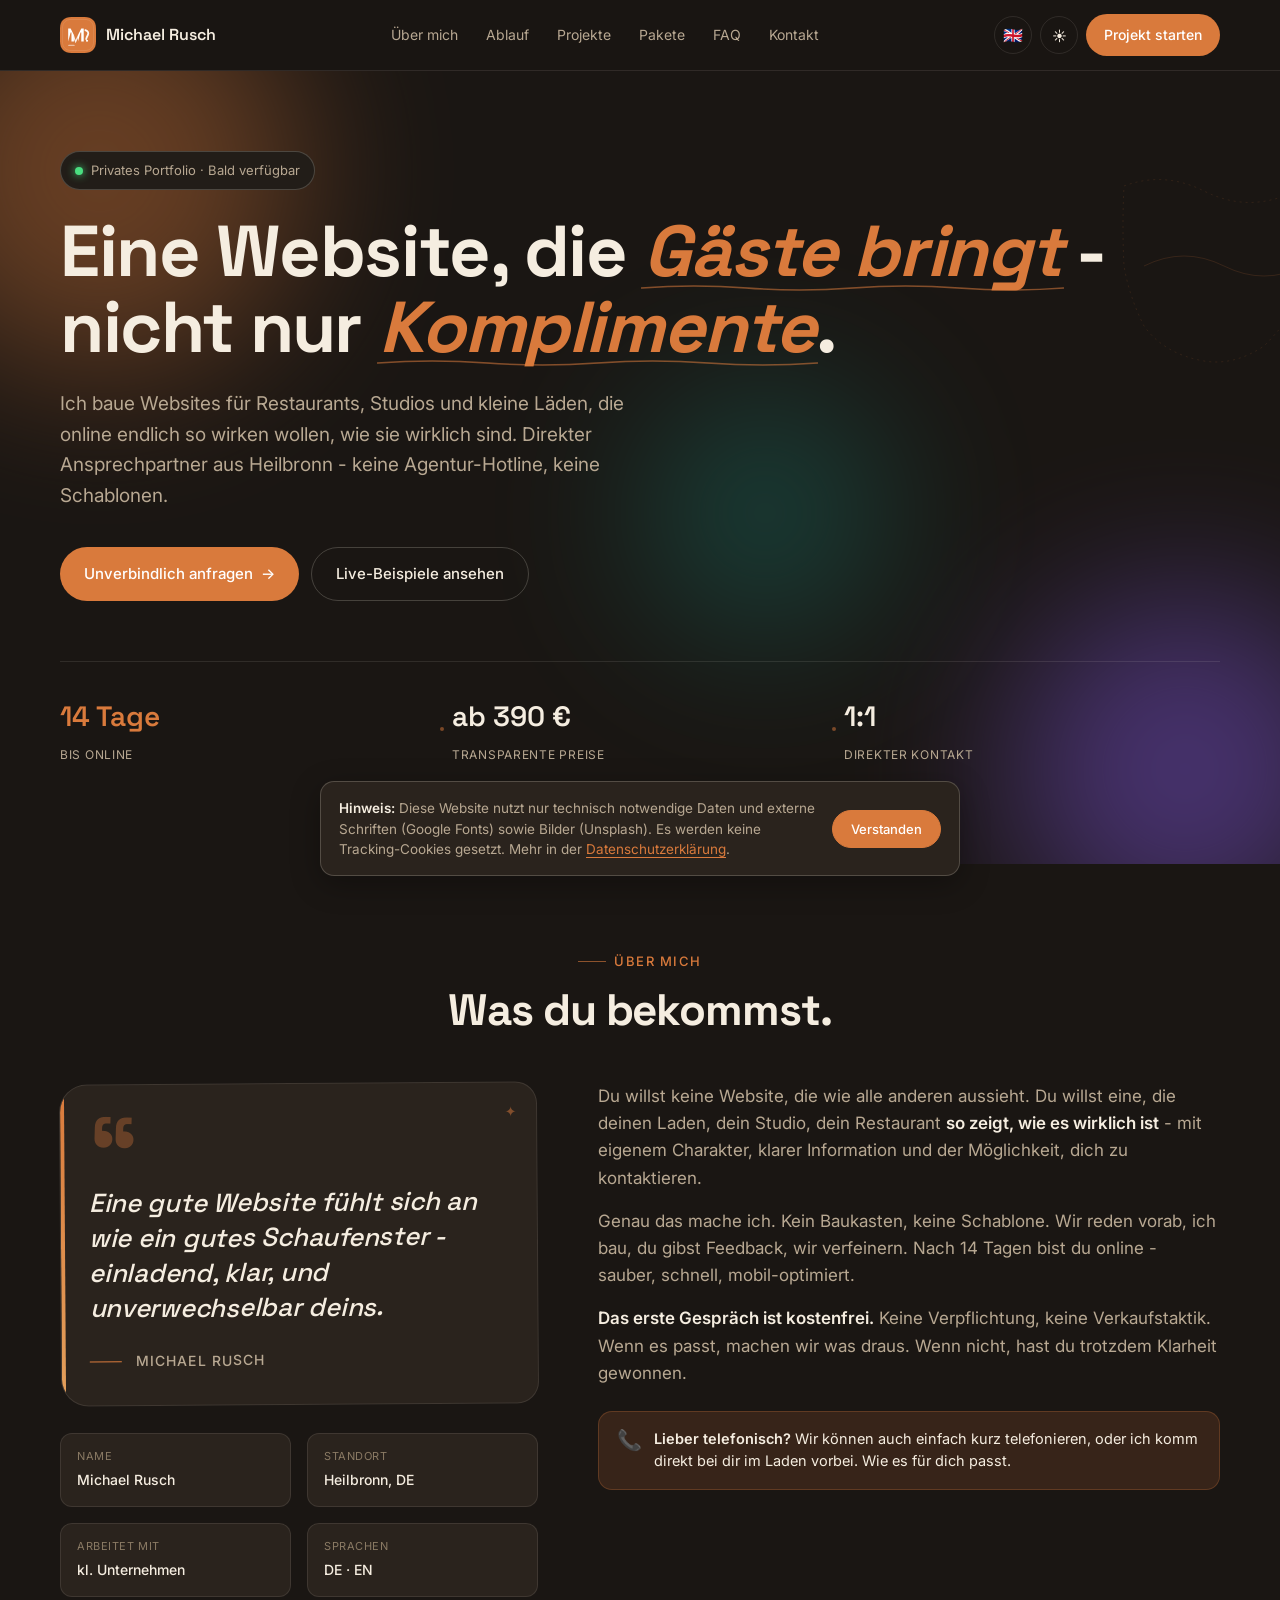
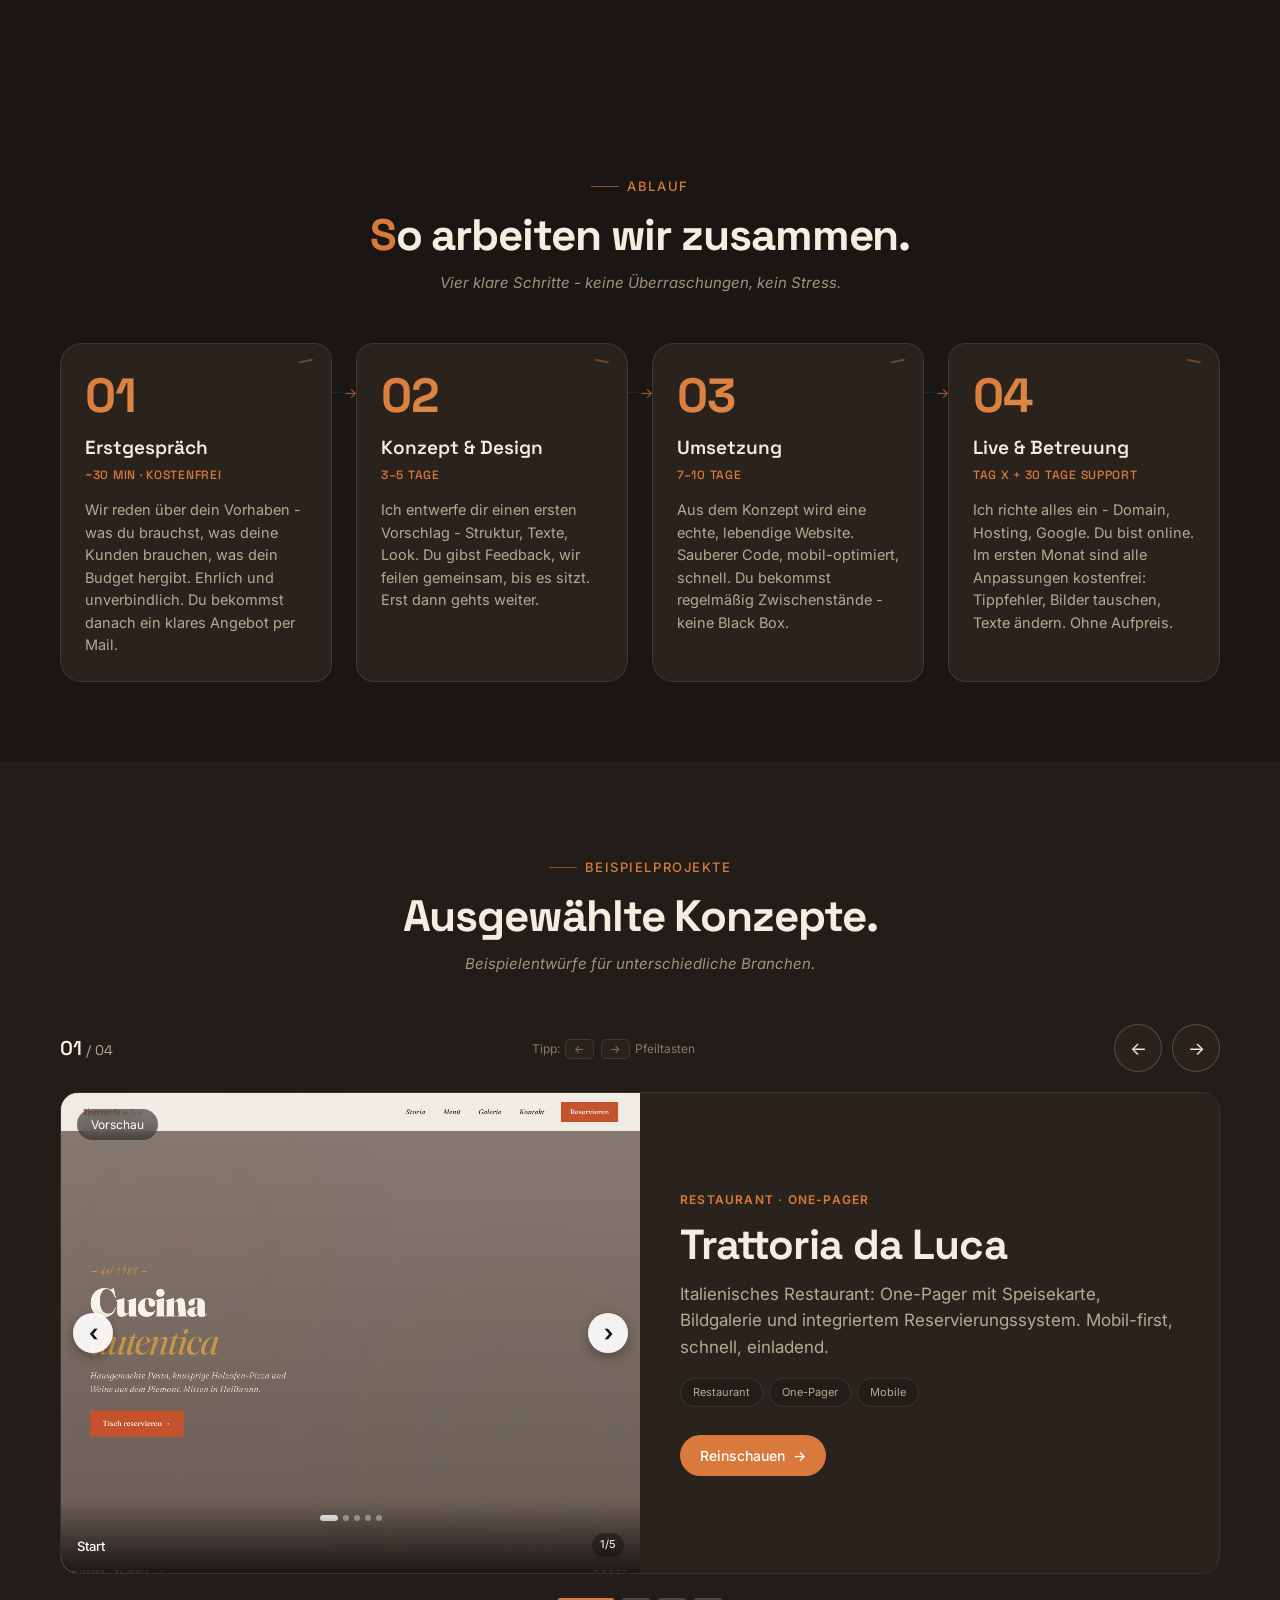
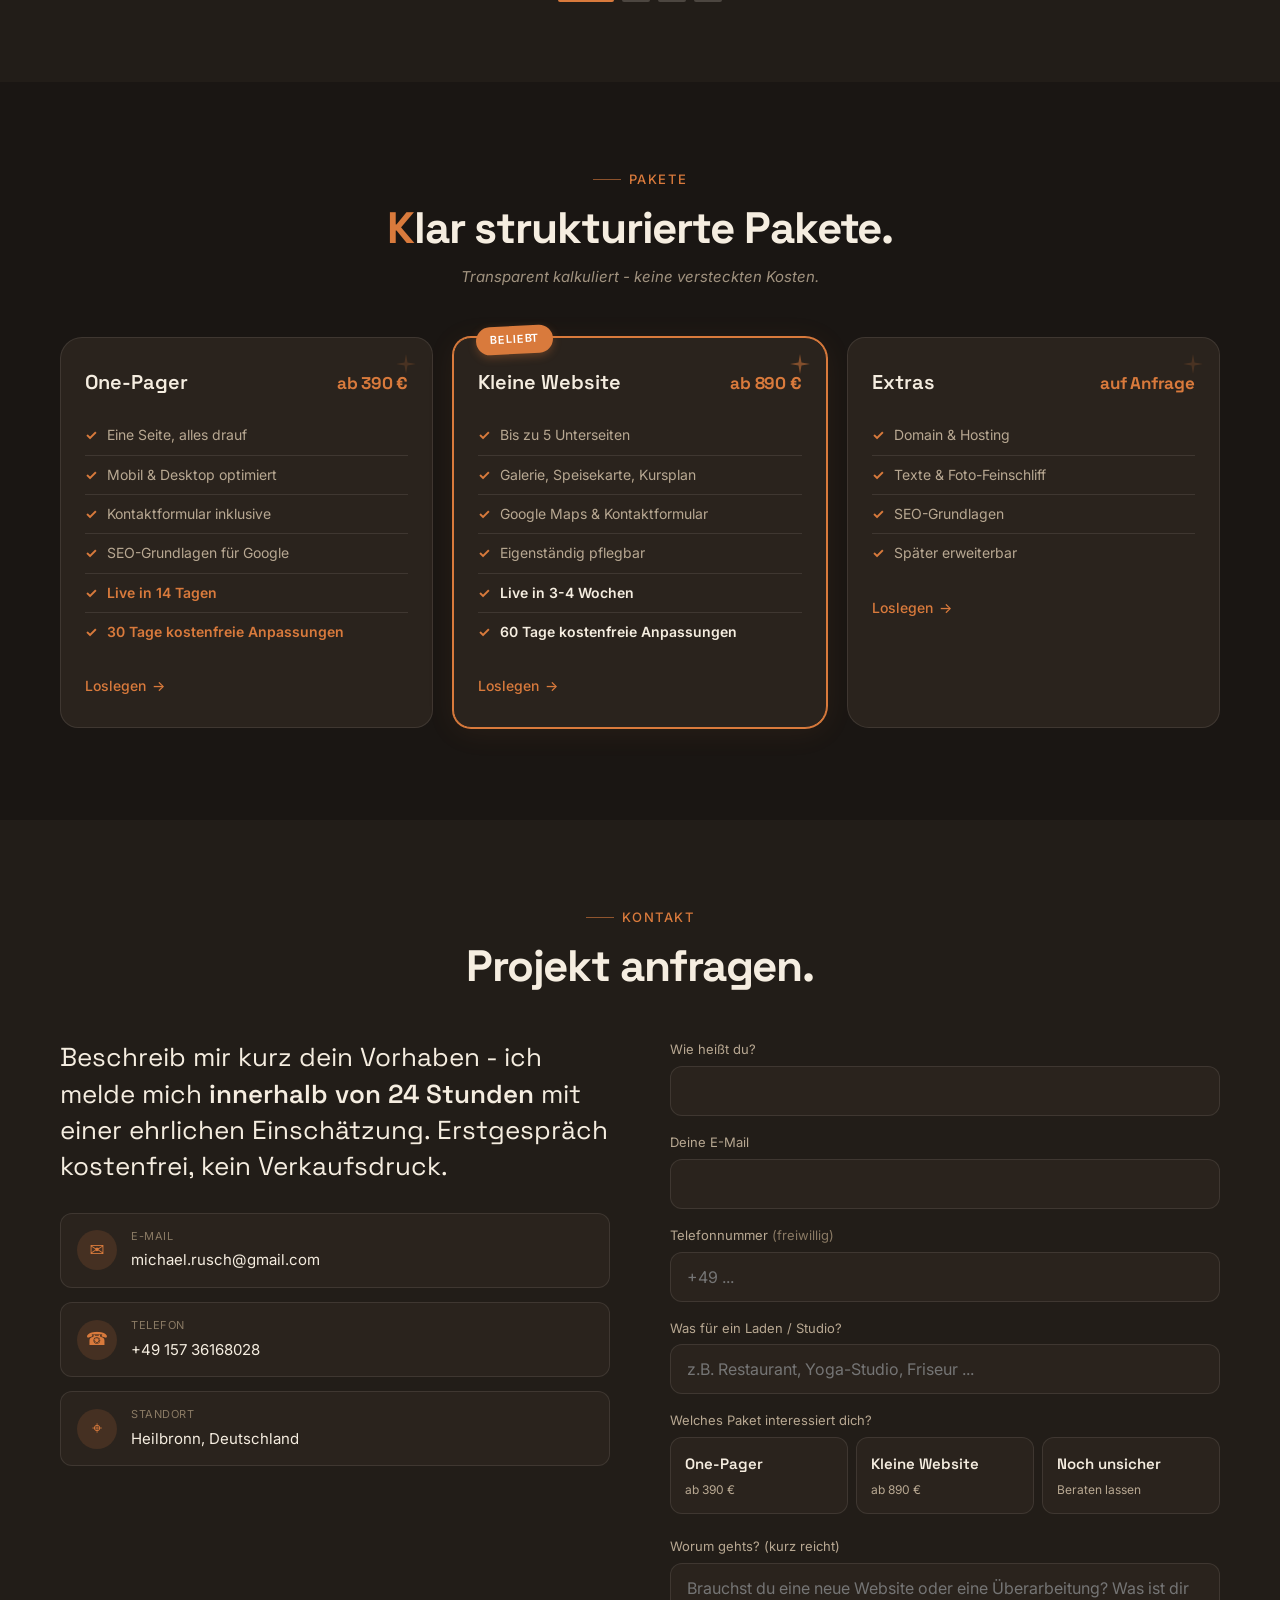
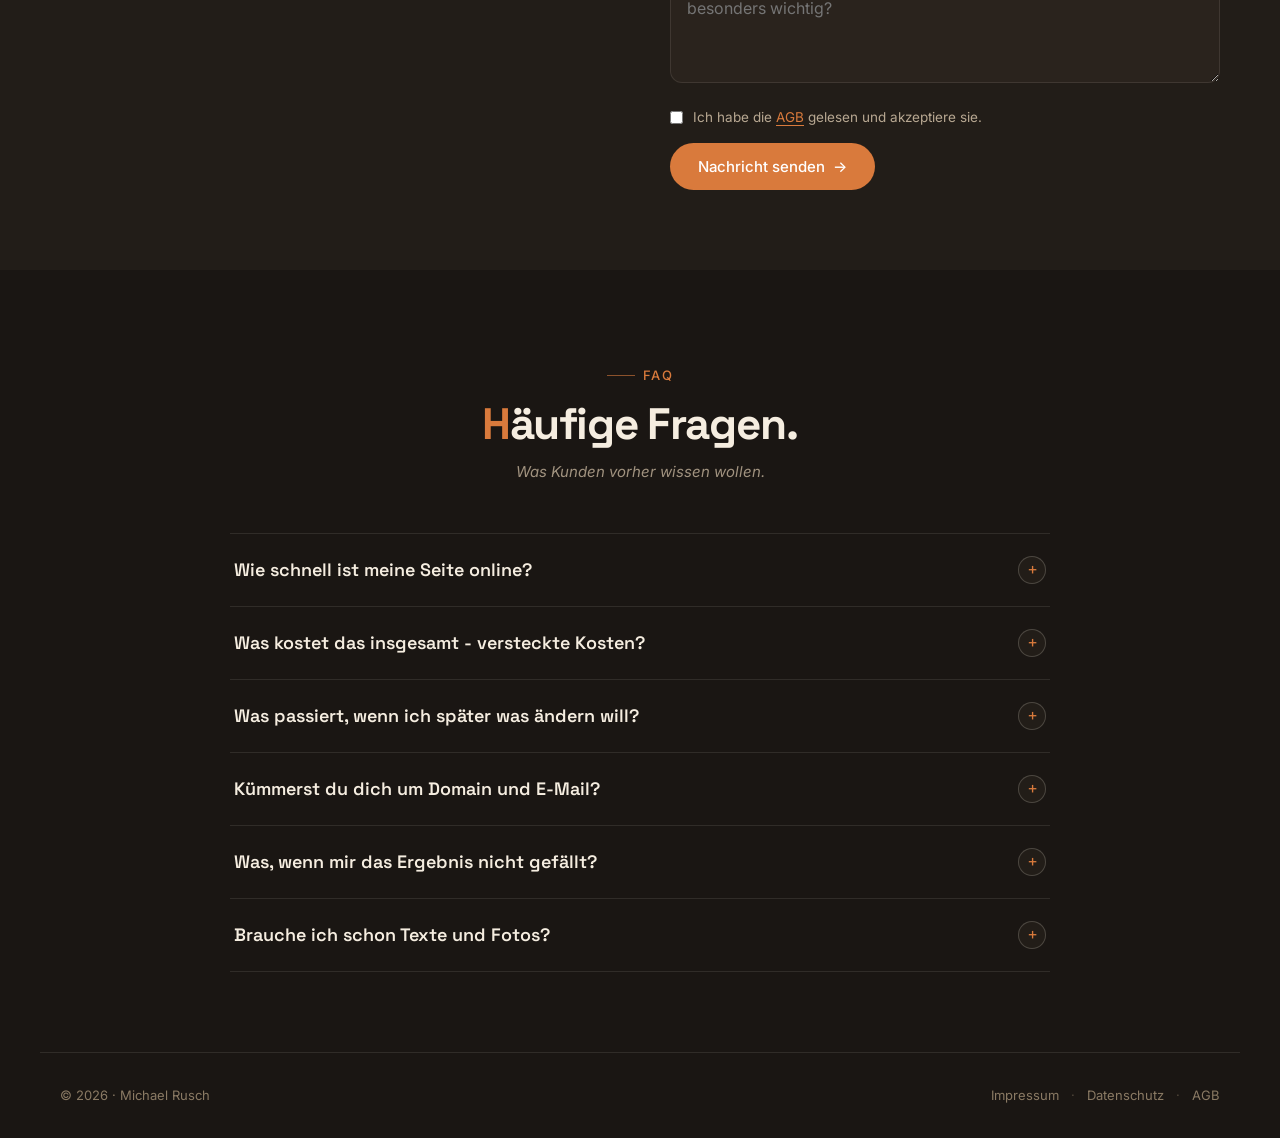
<file: index.html>
<!DOCTYPE html>
<html lang="de">
<head>
<meta charset="UTF-8">
<meta name="viewport" content="width=device-width, initial-scale=1.0">
<title>Michael Rusch - Freelance Webentwickler</title>
<meta name="description" content="Michael Rusch - freier Webentwickler aus Heilbronn. Moderne Websites für Restaurants, Studios und kleine Läden. Live in 14 Tagen, ab 390 €.">
<meta name="keywords" content="Webentwickler Heilbronn, Webdesign Heilbronn, Website erstellen, Webdesigner, Restaurant Website, kleine Unternehmen Website, Freelancer Webentwickler, Heilbronn">
<meta name="geo.region" content="DE-BW">
<meta name="geo.placename" content="Heilbronn">
<meta name="geo.position" content="49.1427;9.2109">
<meta name="ICBM" content="49.1427, 9.2109">
<link rel="canonical" href="https://michael-rusch-js.github.io/Portfolio/">

<!-- Structured Data (Schema.org) für Google -->
<script type="application/ld+json">
{
  "@context": "https://schema.org",
  "@type": "Person",
  "name": "Michael Rusch",
  "jobTitle": "Webentwickler",
  "url": "https://michael-rusch-js.github.io/Portfolio/",
  "address": {
    "@type": "PostalAddress",
    "streetAddress": "Klingenbergerstr. 23",
    "addressLocality": "Heilbronn",
    "postalCode": "74080",
    "addressCountry": "DE"
  },
  "telephone": "+4915736168028",
  "email": "michael.rusch@gmail.com",
  "knowsLanguage": ["de", "en"],
  "areaServed": "Heilbronn und Umgebung",
  "description": "Freier Webentwickler in Heilbronn - moderne Websites für Restaurants, Studios und kleine Läden."
}
</script>
<meta name="theme-color" content="#1a1613">
<meta name="author" content="Michael Rusch">

<!-- Open Graph / Social Sharing -->
<meta property="og:type" content="website">
<meta property="og:title" content="Michael Rusch - Freelance Webentwickler">
<meta property="og:description" content="Eine Website, die Gäste bringt - nicht nur Komplimente. Moderne Websites für Restaurants, Studios und kleine Läden ab 390 €.">
<meta property="og:locale" content="de_DE">
<meta property="og:locale:alternate" content="en_US">

<!-- Twitter Card -->
<meta name="twitter:card" content="summary_large_image">
<meta name="twitter:title" content="Michael Rusch - Freelance Webentwickler">
<meta name="twitter:description" content="Eine Website, die Gäste bringt - nicht nur Komplimente.">

<!-- Favicon (inline SVG, keine extra Datei) -->
<link rel="icon" type="image/svg+xml" href="data:image/svg+xml,%3Csvg xmlns='http://www.w3.org/2000/svg' viewBox='0 0 44 44'%3E%3Cpath fill='%23d97a3c' d='M0 14 C0 5, 5 0, 14 0 L30 0 C39 0, 44 5, 44 14 L44 30 C44 39, 39 44, 30 44 L14 44 C5 44, 0 39, 0 30 Z'/%3E%3Cpath fill='white' d='M 10 30 L 10 14 L 13 14 L 17 22 L 17 30 L 14 30 L 14 19 L 13 19 Z M 22 30 L 22 22 L 26 14 L 29 14 L 29 30 L 26 30 L 26 19 L 25 19 Z'/%3E%3Cpath fill='none' stroke='white' stroke-width='2.2' stroke-linecap='round' d='M 31 16 Q 36 18, 34 22 T 32 27'/%3E%3C/svg%3E">
<link rel="apple-touch-icon" href="data:image/svg+xml,%3Csvg xmlns='http://www.w3.org/2000/svg' viewBox='0 0 44 44'%3E%3Cpath fill='%23d97a3c' d='M0 14 C0 5, 5 0, 14 0 L30 0 C39 0, 44 5, 44 14 L44 30 C44 39, 39 44, 30 44 L14 44 C5 44, 0 39, 0 30 Z'/%3E%3Cpath fill='white' d='M 10 30 L 10 14 L 13 14 L 17 22 L 17 30 L 14 30 L 14 19 L 13 19 Z M 22 30 L 22 22 L 26 14 L 29 14 L 29 30 L 26 30 L 26 19 L 25 19 Z'/%3E%3C/svg%3E">
<link rel="preconnect" href="https://fonts.googleapis.com">
<link rel="preconnect" href="https://fonts.gstatic.com" crossorigin>
<link href="https://fonts.googleapis.com/css2?family=Inter:wght@400;500;600;700&family=Space+Grotesk:wght@500;600;700&display=swap" rel="stylesheet">
<script>
  // Theme so früh wie möglich setzen (verhindert Flash)
  (function() {
    try {
      var saved = localStorage.getItem('theme');
      if (saved === 'light') {
        document.documentElement.classList.add('light');
      }
    } catch(e) {}
  })();
</script>
<style>
  :root {
    --bg: #1a1613;
    --bg-soft: #221d18;
    --fg: #f5ede0;
    --fg-muted: #b8a892;
    --fg-faint: #8a7a64;
    --accent: #d97a3c;
    --accent-2: #b8552a;
    --accent-warm: #e3a05c;
    --accent-deep: #9a4419;
    --accent-soft: rgba(217, 122, 60, 0.15);
    --highlight: #f0c75e;
    --border: rgba(245, 237, 224, 0.1);
    --border-strong: rgba(245, 237, 224, 0.2);
    --card: #2a231d;
    --shadow: 0 4px 30px rgba(0,0,0,0.3);
    --top-bg: rgba(26, 22, 19, 0.85);
  }

  html.light {
    --bg: #fbf6ef;
    --bg-soft: #f5efe5;
    --fg: #1e1a17;
    --fg-muted: #5a4f43;
    --fg-faint: #8a7a64;
    --accent: #c25a1f;
    --accent-2: #a04415;
    --accent-warm: #d68348;
    --accent-deep: #7a3210;
    --accent-soft: rgba(194, 90, 31, 0.12);
    --highlight: #d4a93e;
    --border: rgba(30, 26, 23, 0.1);
    --border-strong: rgba(30, 26, 23, 0.2);
    --card: #ffffff;
    --shadow: 0 4px 30px rgba(0,0,0,0.06);
    --top-bg: rgba(251, 246, 239, 0.85);
  }

  * { box-sizing: border-box; margin: 0; padding: 0; }

  html { scroll-behavior: smooth; -webkit-text-size-adjust: 100%; -webkit-tap-highlight-color: transparent; }
  /* Sauberer Focus für Tastatur-Nutzer (Maus/Touch sehen keinen Ring) */
  a, button, summary, [role="button"] { -webkit-tap-highlight-color: transparent; }
  a:focus, button:focus, summary:focus, input:focus, textarea:focus { outline: none; }
  a:focus-visible, button:focus-visible, summary:focus-visible {
    outline: 2px solid var(--accent);
    outline-offset: 3px;
    border-radius: 4px;
  }

  body {
    font-family: 'Inter', system-ui, sans-serif;
    background: var(--bg);
    color: var(--fg);
    line-height: 1.6;
    overflow-x: hidden;
    transition: background 0.3s, color 0.3s;
  }

  img, svg { max-width: 100%; display: block; }
  a { color: inherit; text-decoration: none; }
  button { font-family: inherit; cursor: pointer; border: none; background: none; color: inherit; }

  .container {
    width: 100%;
    max-width: 1200px;
    margin: 0 auto;
    padding: 0 20px;
  }

  /* HEADER */
  .top {
    position: sticky;
    top: 0;
    z-index: 100;
    background: var(--top-bg);
    backdrop-filter: blur(12px);
    -webkit-backdrop-filter: blur(12px);
    border-bottom: 1px solid var(--border);
  }
  .top__inner {
    display: flex;
    align-items: center;
    justify-content: space-between;
    gap: 12px;
    padding: 14px 20px;
    max-width: 1200px;
    margin: 0 auto;
  }
  .brand {
    display: flex;
    align-items: center;
    gap: 10px;
    font-family: 'Space Grotesk', sans-serif;
    font-weight: 600;
    font-size: 16px;
  }
  .brand__logo {
    width: 36px;
    height: 36px;
    flex-shrink: 0;
    display: block;
    transition: transform 0.4s cubic-bezier(0.34, 1.56, 0.64, 1);
  }
  .brand:hover .brand__logo {
    transform: rotate(-8deg) scale(1.05);
  }
  .brand__logo .lg-bg {
    fill: var(--accent);
    transition: fill 0.3s;
  }
  .brand__logo .lg-letter {
    fill: #ffffff;
  }
  .brand__logo .lg-accent {
    fill: var(--accent);
  }
  .brand__logo .lg-bar {
    fill: rgba(255,255,255,0.85);
  }
  .brand__logo .lg-dot {
    fill: #ffffff;
  }
  .nav {
    display: none;
    gap: 28px;
    font-size: 14px;
    color: var(--fg-muted);
  }
  .nav a { transition: color 0.2s; }
  .nav a:hover { color: var(--fg); }
  .top__actions { display: flex; align-items: center; gap: 8px; }
  .icon-btn {
    width: 38px; height: 38px;
    border-radius: 50%;
    border: 1px solid var(--border);
    display: flex;
    align-items: center;
    justify-content: center;
    font-size: 14px;
    transition: all 0.2s;
    background: transparent;
    cursor: pointer;
    padding: 0;
  }
  .icon-btn:hover { border-color: var(--accent); color: var(--accent); }

  /* Flag-Icons im Sprach-Toggle */
  .flag {
    font-size: 16px;
    line-height: 1;
    display: none;
  }
  html[lang="de"] .flag--en,
  html[lang="en"] .flag--de { display: inline; }
  html[lang="de"] .flag--de,
  html[lang="en"] .flag--en { display: none; }
  /* Default (vor JS-Init): zeige EN-Flag, weil Default DE ist */
  .flag--en { display: inline; }

  /* Burger-Button - nur Mobile */
  .icon-btn--burger { display: flex; }
  .burger-icon {
    display: flex;
    flex-direction: column;
    justify-content: center;
    gap: 4px;
    width: 18px;
    height: 14px;
  }
  .burger-icon span {
    display: block;
    height: 2px;
    background: currentColor;
    border-radius: 1px;
    transition: transform 0.3s ease, opacity 0.2s ease;
    transform-origin: center;
  }
  .icon-btn--burger.is-open .burger-icon span:nth-child(1) {
    transform: translateY(6px) rotate(45deg);
  }
  .icon-btn--burger.is-open .burger-icon span:nth-child(2) {
    opacity: 0;
  }
  .icon-btn--burger.is-open .burger-icon span:nth-child(3) {
    transform: translateY(-6px) rotate(-45deg);
  }

  .cta-sm {
    display: none;
    padding: 10px 18px;
    border-radius: 999px;
    background: var(--accent);
    color: #fff;
    font-size: 14px;
    font-weight: 500;
    transition: transform 0.2s;
  }
  .cta-sm:hover { transform: translateY(-1px); }
  @media (min-width: 768px) {
    .nav { display: flex; }
    .cta-sm { display: inline-flex; }
    .icon-btn--burger { display: none; }
  }

  /* Mobile-Drawer */
  .mobile-menu {
    position: fixed;
    inset: 0;
    background: var(--bg);
    z-index: 99;
    display: flex;
    flex-direction: column;
    align-items: center;
    justify-content: center;
    gap: 32px;
    padding: 80px 32px 60px;
    opacity: 0;
    visibility: hidden;
    transform: translateY(-12px);
    transition: opacity 0.3s ease, transform 0.3s ease, visibility 0s linear 0.3s;
  }
  .mobile-menu.is-open {
    opacity: 1;
    visibility: visible;
    transform: none;
    transition: opacity 0.3s ease, transform 0.3s ease, visibility 0s;
  }
  .mobile-menu__nav {
    display: flex;
    flex-direction: column;
    gap: 18px;
    text-align: center;
  }
  .mobile-menu__link {
    font-family: 'Space Grotesk', sans-serif;
    font-size: clamp(28px, 6vw, 36px);
    font-weight: 600;
    color: var(--fg);
    transition: color 0.2s;
    letter-spacing: -0.01em;
  }
  .mobile-menu__link:hover,
  .mobile-menu__link:active { color: var(--accent); }
  .mobile-menu__cta {
    display: inline-flex;
    align-items: center;
    gap: 8px;
    padding: 16px 32px;
    border-radius: 999px;
    background: var(--accent);
    color: #fff;
    font-size: 16px;
    font-weight: 500;
  }
  @media (min-width: 768px) {
    .mobile-menu { display: none !important; }
  }

  /* Body-Scroll lock wenn Menü oder Modal offen */
  body.is-locked { overflow: hidden; }

  /* Sprachwechsel-Fade */
  body.lang-fading [data-i18n],
  body.lang-fading [data-i18n-placeholder] {
    transition: opacity 0.18s ease;
  }
  body.lang-fading.lang-fading--out [data-i18n] {
    opacity: 0.4;
  }

  /* HERO */
  .hero { position: relative; padding: 80px 0 100px; overflow: hidden; }
  .hero__bg { position: absolute; inset: 0; z-index: -1; overflow: hidden; }
  /* Subtile handgezeichnete Linien im Hintergrund */
  .hero::after {
    content: '';
    position: absolute;
    top: 12%;
    right: -5%;
    width: 240px;
    height: 240px;
    background-image: url("data:image/svg+xml,%3Csvg xmlns='http://www.w3.org/2000/svg' viewBox='0 0 240 240'%3E%3Cpath d='M20 20 Q 60 5, 100 25 T 180 30 Q 220 35, 220 60 Q 218 100, 200 130 Q 180 160, 160 180 Q 130 200, 100 195 Q 60 188, 40 160 Q 25 130, 20 100 Q 18 60, 20 20 Z' fill='none' stroke='%23d97a3c' stroke-width='1' opacity='0.12' stroke-dasharray='2 4'/%3E%3Cpath d='M40 100 Q 80 80, 120 100 T 200 100' fill='none' stroke='%23d97a3c' stroke-width='1' opacity='0.15'/%3E%3C/svg%3E");
    background-repeat: no-repeat;
    pointer-events: none;
    z-index: 0;
    display: none;
  }
  @media (min-width: 1024px) {
    .hero::after { display: block; }
  }
  .blob {
    position: absolute;
    border-radius: 50%;
    filter: blur(80px);
    opacity: 0.4;
    animation: float 20s ease-in-out infinite;
  }
  .blob--1 { width: 400px; height: 400px; background: var(--accent); top: -100px; left: -100px; }
  .blob--2 { width: 350px; height: 350px; background: #8b5cf6; bottom: -80px; right: -80px; animation-delay: -7s; }
  .blob--3 { width: 250px; height: 250px; background: #14b8a6; top: 40%; left: 50%; animation-delay: -14s; opacity: 0.25; }
  @keyframes float {
    0%, 100% { transform: translate(0,0) scale(1); }
    33% { transform: translate(40px, -30px) scale(1.05); }
    66% { transform: translate(-30px, 40px) scale(0.95); }
  }

  .pill {
    display: inline-flex;
    align-items: center;
    gap: 8px;
    padding: 8px 14px;
    border-radius: 999px;
    border: 1px solid var(--border-strong);
    background: var(--bg-soft);
    font-size: 13px;
    color: var(--fg-muted);
    margin-bottom: 24px;
    /* Subtile Schräglage - wie aufgeklebt */
    transform: rotate(-1deg);
    transition: transform 0.3s ease;
  }
  .pill:hover { transform: rotate(0deg); }
  .pill__dot {
    width: 8px; height: 8px;
    border-radius: 50%;
    background: #4ade80;
    box-shadow: 0 0 8px #4ade80;
    animation: pulse 2s ease-in-out infinite;
  }
  @keyframes pulse { 0%, 100% { opacity: 1; } 50% { opacity: 0.5; } }

  .hero__title {
    font-family: 'Space Grotesk', sans-serif;
    font-size: clamp(36px, 8vw, 72px);
    font-weight: 700;
    line-height: 1.05;
    letter-spacing: -0.02em;
    margin-bottom: 24px;
  }
  /* Akzent-Wörter: italic + handgezeichnete Wellen-Unterstreichung */
  .accent-word {
    color: var(--accent);
    font-style: italic;
    position: relative;
    display: inline-block;
  }
  .accent-word::after {
    content: '';
    position: absolute;
    left: -2px;
    right: -2px;
    bottom: -2px;
    height: 8px;
    background-image: url("data:image/svg+xml,%3Csvg xmlns='http://www.w3.org/2000/svg' viewBox='0 0 100 8' preserveAspectRatio='none'%3E%3Cpath d='M0 4 Q 12.5 0, 25 4 T 50 4 T 75 4 T 100 4' fill='none' stroke='%23d97a3c' stroke-width='1.5' stroke-linecap='round' opacity='0.55'/%3E%3C/svg%3E");
    background-repeat: no-repeat;
    background-size: 100% 100%;
    pointer-events: none;
  }
  html.light .accent-word::after {
    background-image: url("data:image/svg+xml,%3Csvg xmlns='http://www.w3.org/2000/svg' viewBox='0 0 100 8' preserveAspectRatio='none'%3E%3Cpath d='M0 4 Q 12.5 0, 25 4 T 50 4 T 75 4 T 100 4' fill='none' stroke='%23c25a1f' stroke-width='1.5' stroke-linecap='round' opacity='0.55'/%3E%3C/svg%3E");
  }
  .hero__sub {
    font-size: clamp(16px, 2.5vw, 19px);
    color: var(--fg-muted);
    max-width: 600px;
    margin-bottom: 36px;
  }
  .hero__ctas { display: flex; flex-wrap: wrap; gap: 12px; margin-bottom: 60px; }
  .cta {
    display: inline-flex; align-items: center; gap: 8px;
    padding: 14px 24px; border-radius: 999px;
    font-size: 15px; font-weight: 500;
    transition: all 0.2s; white-space: nowrap;
  }
  .cta--primary { background: var(--accent); color: #fff; }
  .cta--primary:hover { transform: translateY(-2px); box-shadow: 0 8px 24px var(--accent-soft); }
  .cta--ghost { border: 1px solid var(--border-strong); color: var(--fg); }
  .cta--ghost:hover { border-color: var(--accent); color: var(--accent); }

  .hero__trust {
    display: grid;
    grid-template-columns: repeat(3, 1fr);
    gap: 16px;
    padding-top: 32px;
    border-top: 1px solid var(--border);
    position: relative;
  }
  /* Kleiner Punkt zwischen den Trust-Werten */
  .hero__trust > div {
    position: relative;
  }
  .hero__trust > div:not(:last-child)::after {
    content: '';
    position: absolute;
    top: 50%;
    right: -8px;
    width: 4px;
    height: 4px;
    background: var(--accent);
    border-radius: 50%;
    opacity: 0.5;
    transform: translateY(-50%);
  }
  .trust__num {
    font-family: 'Space Grotesk', sans-serif;
    font-size: clamp(20px, 4vw, 28px);
    font-weight: 600;
    margin-bottom: 6px;
    color: var(--fg);
  }
  /* Erstes Trust-Element bekommt Akzentfarbe (asymmetrisch!) */
  .hero__trust > div:first-child .trust__num {
    color: var(--accent);
  }
  .trust__label {
    font-size: 12px;
    color: var(--fg-muted);
    text-transform: uppercase;
    letter-spacing: 0.06em;
  }

  /* SECTIONS */
  .sec { padding: 80px 0; }
  /* Erste und dritte Section bekommen leicht andere padding-Werte für weniger AI-Symmetrie */
  .sec:nth-of-type(3n+1) { padding-top: 88px; }
  .sec:nth-of-type(3n+2) { padding-bottom: 92px; }
  .sec--soft { background: var(--bg-soft); }
  .sh { margin-bottom: 48px; text-align: center; position: relative; }
  /* Manche Headers leicht versetzt - menschlicher Look */
  .sh--offset { text-align: left; padding-left: 4%; }
  .sh__eyebrow {
    display: inline-flex;
    align-items: center;
    gap: 8px;
    font-size: 13px;
    color: var(--accent);
    text-transform: uppercase;
    letter-spacing: 0.12em;
    margin-bottom: 14px;
    font-weight: 500;
  }
  /* Kleines handgezeichnetes Symbol vor jedem Eyebrow */
  .sh__eyebrow::before {
    content: '';
    display: inline-block;
    width: 28px;
    height: 1px;
    background: var(--accent);
    opacity: 0.6;
  }
  .sh__title {
    font-family: 'Space Grotesk', sans-serif;
    font-size: clamp(28px, 5vw, 44px);
    font-weight: 700;
    letter-spacing: -0.025em;
    line-height: 1.12;
    margin-bottom: 10px;
    /* Subtile Markierung am ersten Buchstaben */
  }
  /* Manche Sektionen mit eigenem Charakter: erster Buchstabe etwas größer */
  .sec:nth-of-type(odd) .sh__title::first-letter {
    color: var(--accent);
  }
  .sh__note {
    color: var(--fg-muted);
    font-size: 15px;
    font-style: italic;
    opacity: 0.85;
  }

  /* ABOUT */
  .about { display: grid; gap: 40px; }
  @media (min-width: 768px) {
    .about { grid-template-columns: 1fr 1.3fr; gap: 60px; align-items: start; }
  }
  /* Editorial-Zitat im About-Bereich */
  .quote {
    position: relative;
    padding: 36px 28px 32px;
    background: var(--card);
    border: 1px solid var(--border);
    /* Asymmetrische Border-Radien */
    border-radius: 28px 22px 22px 28px;
    overflow: hidden;
    /* Leicht schief - wie eine Notizkarte */
    transform: rotate(-0.4deg);
    transition: transform 0.4s ease;
  }
  .quote:hover { transform: rotate(0deg); }
  .quote::before {
    content: '';
    position: absolute;
    top: 0; left: 0;
    width: 4px; height: 100%;
    background: linear-gradient(to bottom, var(--accent), var(--accent-warm));
  }
  /* Kleines Sternchen oben rechts in der Quote-Box */
  .quote::after {
    content: '✦';
    position: absolute;
    top: 18px;
    right: 20px;
    font-size: 14px;
    color: var(--accent);
    opacity: 0.5;
  }
  .quote__mark {
    display: block;
    font-family: 'Space Grotesk', sans-serif;
    font-weight: 700;
    font-size: 96px;
    line-height: 0.8;
    color: var(--accent);
    opacity: 0.35;
    margin-bottom: -12px;
    user-select: none;
    transform: rotate(2deg);
  }
  .quote__text {
    font-family: 'Space Grotesk', sans-serif;
    font-style: italic;
    font-weight: 500;
    font-size: clamp(20px, 2.6vw, 26px);
    line-height: 1.35;
    color: var(--fg);
    letter-spacing: -0.01em;
    margin: 0 0 24px;
    border: none;
    padding: 0;
  }
  .quote__author {
    display: flex;
    align-items: center;
    gap: 14px;
    font-size: 14px;
    color: var(--fg-muted);
    font-weight: 500;
    text-transform: uppercase;
    letter-spacing: 0.08em;
  }
  .quote__line {
    width: 32px;
    height: 1px;
    background: var(--accent);
    flex-shrink: 0;
  }

  .facts {
    display: grid;
    grid-template-columns: 1fr 1fr;
    gap: 16px;
    margin-top: 28px;
  }
  .facts > div {
    padding: 14px 16px;
    border-radius: 12px;
    background: var(--card);
    border: 1px solid var(--border);
  }
  .facts dt {
    font-size: 11px;
    color: var(--fg-faint);
    text-transform: uppercase;
    letter-spacing: 0.05em;
    margin-bottom: 4px;
  }
  .facts dd { font-size: 14px; font-weight: 500; }
  .about__text p {
    color: var(--fg-muted);
    margin-bottom: 16px;
    font-size: clamp(15px, 2vw, 17px);
  }
  .local-badge {
    display: flex;
    gap: 12px;
    align-items: flex-start;
    margin-top: 24px;
    padding: 16px 18px;
    background: var(--accent-soft);
    border: 1px solid rgba(217, 122, 60, 0.25);
    border-radius: 14px;
    font-size: 14.5px;
    line-height: 1.55;
    color: var(--fg);
  }
  .local-badge__icon {
    font-size: 20px;
    line-height: 1.2;
    flex-shrink: 0;
  }
  .local-badge strong { font-weight: 600; color: var(--accent); }
  .about__text strong, .contact__big strong {
    color: var(--fg);
    font-weight: 600;
  }
  .stack__col li strong {
    color: var(--accent);
    font-weight: 600;
  }
  .stack__col.is-featured li strong {
    color: var(--fg);
  }

  /* ============ CAROUSEL ============ */
  .carousel {
    position: relative;
  }
  .carousel__top {
    display: flex;
    justify-content: space-between;
    align-items: center;
    gap: 16px;
    margin-bottom: 20px;
    flex-wrap: wrap;
  }
  .carousel__counter {
    font-family: 'Space Grotesk', sans-serif;
    font-size: 14px;
    color: var(--fg-muted);
  }
  .carousel__counter strong {
    color: var(--fg);
    font-weight: 600;
    font-size: 20px;
  }
  .carousel__nav { display: flex; gap: 10px; }
  .carousel__btn {
    width: 48px; height: 48px;
    border-radius: 50%;
    border: 1px solid var(--border-strong);
    background: var(--card);
    color: var(--fg);
    font-size: 18px;
    display: flex;
    align-items: center;
    justify-content: center;
    transition: all 0.2s;
  }
  .carousel__btn:hover:not(:disabled) {
    background: var(--accent);
    border-color: var(--accent);
    color: #fff;
    transform: translateY(-2px);
  }
  .carousel__btn:disabled { opacity: 0.3; cursor: not-allowed; }
  .carousel__hint {
    font-size: 12px;
    color: var(--fg-faint);
    display: none;
  }
  @media (min-width: 700px) { .carousel__hint { display: inline; } }
  .carousel__hint kbd {
    background: var(--card);
    border: 1px solid var(--border);
    padding: 2px 8px;
    margin: 0 2px;
    border-radius: 5px;
    font-size: 11px;
    font-family: inherit;
  }

  .carousel__viewport {
    overflow: hidden;
    border-radius: 18px;
    border: 1px solid var(--border);
  }
  .carousel__track {
    display: flex;
    transition: transform 0.5s cubic-bezier(0.65, 0, 0.35, 1);
    will-change: transform;
  }
  .slide {
    flex: 0 0 100%;
    min-width: 0;
    background: var(--card);
    display: grid;
    grid-template-columns: 1fr;
  }
  @media (min-width: 800px) {
    .slide { grid-template-columns: 1fr 1fr; }
  }

  .slide__preview {
    aspect-ratio: 4/3;
    background: linear-gradient(135deg, var(--proj-color, #d97a3c), var(--proj-color-2, #b8552a));
    position: relative;
    overflow: hidden;
    display: flex;
    align-items: center;
    justify-content: center;
  }
  @media (min-width: 800px) {
    .slide__preview { aspect-ratio: auto; min-height: 480px; }
  }
  .slide__preview::before {
    content: '';
    position: absolute;
    inset: 0;
    background-image:
      radial-gradient(circle at 25% 30%, rgba(255,255,255,0.18) 0%, transparent 50%),
      radial-gradient(circle at 75% 70%, rgba(0,0,0,0.18) 0%, transparent 50%);
  }
  .slide__emoji {
    font-size: clamp(80px, 16vw, 140px);
    filter: drop-shadow(0 8px 20px rgba(0,0,0,0.3));
    position: relative;
    z-index: 1;
  }
  .slide__preview img {
    position: absolute;
    inset: 0;
    width: 100%;
    height: 100%;
    object-fit: cover;
    z-index: 2;
  }
  .slide__svg {
    position: absolute;
    inset: 0;
    width: 100%;
    height: 100%;
    z-index: 2;
    display: block;
  }
  .slide__preview--trattoria {
    background: linear-gradient(135deg, #c5532e, #9a3d1e);
  }
  .slide__preview--trattoria::before { display: none; }

  /* ========= MINI-GALERIE ========= */
  .slide__preview--gallery {
    background: #1a1410;
    padding: 0;
  }
  .slide__preview--gallery::before { display: none; }
  .mini-gallery {
    position: absolute;
    inset: 0;
    z-index: 2;
    overflow: hidden;
  }
  .mini-gallery__track {
    position: absolute;
    inset: 0;
  }
  .mini-gallery__frame {
    position: absolute;
    inset: 0;
    width: 100%;
    height: 100%;
    opacity: 0;
    transition: opacity 0.5s ease;
    overflow: hidden;
    background: #f7f2ea;
    pointer-events: none;
  }
  .mini-gallery__frame.is-active {
    opacity: 1;
  }
  .mini-gallery__frame iframe {
    width: 1280px;
    height: 1100px;
    border: none;
    transform: scale(var(--gallery-scale, 0.4));
    transform-origin: top left;
    pointer-events: none;
    display: block;
  }
  .mini-gallery__btn {
    position: absolute;
    top: 50%;
    transform: translateY(-50%);
    width: 40px; height: 40px;
    border-radius: 50%;
    background: rgba(255,255,255,0.92);
    color: #1a1410;
    border: none;
    font-size: 24px;
    font-weight: 600;
    line-height: 1;
    display: flex;
    align-items: center;
    justify-content: center;
    cursor: pointer;
    z-index: 3;
    transition: all 0.2s;
    box-shadow: 0 4px 12px rgba(0,0,0,0.3);
    padding: 0;
  }
  .mini-gallery__btn:hover {
    background: #fff;
    transform: translateY(-50%) scale(1.1);
  }
  .mini-gallery__btn--prev { left: 12px; }
  .mini-gallery__btn--next { right: 12px; }
  .mini-gallery__caption {
    position: absolute;
    bottom: 0;
    left: 0;
    right: 0;
    padding: 32px 16px 16px;
    background: linear-gradient(to top, rgba(0,0,0,0.75), transparent);
    color: #fff;
    font-size: 13px;
    font-weight: 500;
    z-index: 3;
    display: flex;
    justify-content: space-between;
    align-items: flex-end;
    gap: 12px;
  }
  .mini-gallery__counter {
    font-size: 11px;
    opacity: 0.85;
    background: rgba(0,0,0,0.4);
    padding: 3px 8px;
    border-radius: 999px;
    backdrop-filter: blur(6px);
    -webkit-backdrop-filter: blur(6px);
  }
  .mini-gallery__dots {
    position: absolute;
    bottom: 52px;
    left: 50%;
    transform: translateX(-50%);
    display: flex;
    gap: 5px;
    z-index: 3;
  }
  .mini-gallery__dot {
    width: 6px;
    height: 6px;
    border-radius: 50%;
    background: rgba(255,255,255,0.5);
    border: none;
    padding: 0;
    cursor: pointer;
    transition: all 0.25s;
  }
  .mini-gallery__dot.is-active {
    background: #fff;
    width: 18px;
    border-radius: 999px;
  }
  /* Hide arrows on small screens, only show dots */
  @media (max-width: 600px) {
    .mini-gallery__btn { width: 36px; height: 36px; font-size: 20px; }
    .mini-gallery__btn--prev { left: 8px; }
    .mini-gallery__btn--next { right: 8px; }
  }
  .slide__tag {
    position: absolute;
    top: 16px; left: 16px;
    background: rgba(0,0,0,0.5);
    color: #fff;
    padding: 6px 14px;
    border-radius: 999px;
    font-size: 12px;
    backdrop-filter: blur(8px);
    -webkit-backdrop-filter: blur(8px);
    z-index: 3;
  }
  .slide__num-big {
    position: absolute;
    bottom: 14px;
    right: 22px;
    font-family: 'Space Grotesk', sans-serif;
    font-weight: 700;
    font-size: clamp(70px, 12vw, 130px);
    line-height: 0.85;
    color: rgba(255,255,255,0.25);
    z-index: 1;
    pointer-events: none;
  }

  .slide__body {
    padding: 32px 28px;
    display: flex;
    flex-direction: column;
    justify-content: center;
    gap: 14px;
    min-height: 280px;
  }
  @media (min-width: 800px) {
    .slide__body { padding: 48px 40px; }
  }
  .slide__cat {
    font-size: 12px;
    color: var(--accent);
    text-transform: uppercase;
    letter-spacing: 0.1em;
    font-weight: 600;
  }
  .slide__name {
    font-family: 'Space Grotesk', sans-serif;
    font-size: clamp(28px, 4vw, 42px);
    font-weight: 700;
    line-height: 1.05;
    letter-spacing: -0.02em;
  }
  .slide__sum {
    color: var(--fg-muted);
    font-size: clamp(15px, 1.8vw, 17px);
    line-height: 1.55;
  }
  .slide__chips {
    display: flex;
    gap: 6px;
    flex-wrap: wrap;
    margin-top: 4px;
  }
  .slide__chip {
    padding: 5px 12px;
    border-radius: 999px;
    background: var(--bg-soft);
    border: 1px solid var(--border);
    font-size: 11px;
    color: var(--fg-muted);
  }
  .slide__view {
    margin-top: 14px;
    align-self: flex-start;
    display: inline-flex;
    align-items: center;
    gap: 8px;
    padding: 12px 20px;
    border-radius: 999px;
    background: var(--accent);
    color: #fff;
    font-size: 14px;
    font-weight: 500;
    transition: all 0.2s;
    cursor: pointer;
  }
  .slide__view:hover { transform: translateY(-2px); box-shadow: 0 8px 24px var(--accent-soft); }
  .slide__view--soon {
    background: transparent;
    color: var(--fg-muted);
    border: 1px solid var(--border-strong);
    cursor: default;
  }
  .slide__view--soon:hover {
    transform: none;
    box-shadow: none;
    border-color: var(--accent);
    color: var(--accent);
  }

  .slide__preview--open {
    background: var(--bg-soft);
    background-image:
      repeating-linear-gradient(45deg,
        transparent 0,
        transparent 18px,
        var(--border) 18px,
        var(--border) 19px
      );
  }
  .slide__preview--open::before { display: none; }
  .slide__preview--open .slide__emoji {
    color: var(--fg-muted);
  }

  .carousel__dots {
    display: flex;
    justify-content: center;
    gap: 8px;
    margin-top: 24px;
  }
  .carousel__dot {
    width: 28px; height: 4px;
    border-radius: 2px;
    background: var(--border-strong);
    transition: all 0.3s;
    cursor: pointer;
  }
  .carousel__dot:hover { background: var(--fg-muted); }
  .carousel__dot.is-active {
    background: var(--accent);
    width: 56px;
  }

  /* ============ MODAL ============ */
  .modal {
    position: fixed;
    inset: 0;
    background: rgba(0,0,0,0.85);
    z-index: 200;
    display: none;
    align-items: center;
    justify-content: center;
    padding: 20px;
    backdrop-filter: blur(6px);
    -webkit-backdrop-filter: blur(6px);
  }
  .modal.is-open { display: flex; animation: modalIn 0.25s ease; }
  @keyframes modalIn { from { opacity: 0; } to { opacity: 1; } }

  .modal__close {
    position: absolute;
    top: 20px; right: 20px;
    width: 44px; height: 44px;
    border-radius: 50%;
    background: var(--card);
    color: var(--fg);
    border: 1px solid var(--border-strong);
    font-size: 22px;
    cursor: pointer;
    z-index: 2;
    display: flex;
    align-items: center;
    justify-content: center;
    transition: all 0.2s;
  }
  .modal__close:hover {
    background: var(--accent);
    color: #fff;
    border-color: var(--accent);
  }

  .modal__frame {
    width: 100%;
    max-width: 1100px;
    height: 90vh;
    max-height: 800px;
    background: var(--card);
    border-radius: 18px;
    overflow: hidden;
    border: 1px solid var(--border-strong);
    display: flex;
    flex-direction: column;
    box-shadow: 0 20px 60px rgba(0,0,0,0.6);
  }
  .modal__bar {
    flex-shrink: 0;
    background: var(--bg-soft);
    border-bottom: 1px solid var(--border);
    padding: 10px 14px;
    display: flex;
    align-items: center;
    gap: 10px;
  }
  .modal__dots { display: flex; gap: 6px; }
  .modal__dots span {
    width: 12px; height: 12px;
    border-radius: 50%;
    background: var(--border-strong);
    opacity: 0.6;
  }
  .modal__url {
    flex: 1;
    background: var(--bg);
    padding: 6px 14px;
    border-radius: 8px;
    font-size: 12px;
    color: var(--fg-muted);
    overflow: hidden;
    text-overflow: ellipsis;
    white-space: nowrap;
    text-align: center;
  }
  .modal__content {
    flex: 1;
    overflow: auto;
    background: #fff;
  }
  .modal__content iframe {
    width: 100%;
    height: 100%;
    border: none;
    display: block;
  }
  .modal__placeholder {
    display: flex;
    flex-direction: column;
    align-items: center;
    justify-content: center;
    height: 100%;
    padding: 40px 20px;
    text-align: center;
    background: var(--card);
    color: var(--fg);
  }
  .modal__placeholder__big { font-size: 80px; margin-bottom: 20px; }
  .modal__placeholder__title {
    font-family: 'Space Grotesk', sans-serif;
    font-size: clamp(24px, 4vw, 36px);
    font-weight: 700;
    margin-bottom: 12px;
  }
  .modal__placeholder__sub {
    font-size: 16px;
    color: var(--fg-muted);
    max-width: 480px;
    line-height: 1.5;
  }
  .modal__placeholder__sub strong { color: var(--accent); font-weight: 600; }

  /* SERVICES */
  .stack { display: grid; grid-template-columns: 1fr; gap: 18px; }
  @media (min-width: 768px) { .stack { grid-template-columns: repeat(3, 1fr); gap: 20px; } }
  .stack__col {
    position: relative;
    background: var(--card);
    border: 1px solid var(--border);
    border-radius: 18px;
    padding: 28px 24px;
    transition: transform 0.25s ease, border-color 0.2s, box-shadow 0.25s;
  }
  /* Jede Karte mit eigenem Charakter - leicht unterschiedliche Radien */
  @media (min-width: 768px) {
    .stack__col:nth-child(1) { border-radius: 22px 18px 18px 18px; }
    .stack__col:nth-child(2) { border-radius: 18px 22px 22px 18px; }
    .stack__col:nth-child(3) { border-radius: 18px 18px 18px 22px; }
  }
  .stack__col:hover {
    border-color: var(--accent);
    transform: translateY(-3px);
    box-shadow: 0 8px 24px rgba(0,0,0,0.15);
  }
  .stack__col.is-featured {
    border-color: var(--accent);
    background: var(--card);
    /* Featured Card: leichter Glow */
    box-shadow: 0 0 0 1px var(--accent), 0 4px 30px rgba(217, 122, 60, 0.08);
  }
  /* Kleine handgemachte Ecke oben rechts bei jedem Service */
  .stack__col::before {
    content: '';
    position: absolute;
    top: 14px;
    right: 14px;
    width: 24px;
    height: 24px;
    background-image: url("data:image/svg+xml,%3Csvg xmlns='http://www.w3.org/2000/svg' viewBox='0 0 24 24'%3E%3Cpath d='M12 2 L13.5 10.5 L22 12 L13.5 13.5 L12 22 L10.5 13.5 L2 12 L10.5 10.5 Z' fill='%23d97a3c' opacity='0.18'/%3E%3C/svg%3E");
    background-repeat: no-repeat;
    pointer-events: none;
  }
  .stack__col.is-featured::before {
    background-image: url("data:image/svg+xml,%3Csvg xmlns='http://www.w3.org/2000/svg' viewBox='0 0 24 24'%3E%3Cpath d='M12 2 L13.5 10.5 L22 12 L13.5 13.5 L12 22 L10.5 13.5 L2 12 L10.5 10.5 Z' fill='%23d97a3c' opacity='0.5'/%3E%3C/svg%3E");
  }
  .stack__tag {
    position: absolute;
    top: -12px; left: 22px;
    background: var(--accent); color: #fff;
    padding: 5px 14px; border-radius: 999px;
    font-size: 11px; font-weight: 600;
    text-transform: uppercase;
    letter-spacing: 0.08em;
    /* Leicht schief — wie aufgeklebt */
    transform: rotate(-3deg);
    box-shadow: 0 3px 8px rgba(217, 122, 60, 0.3);
  }
  .stack__head {
    display: flex;
    justify-content: space-between;
    align-items: baseline;
    margin-bottom: 18px;
    gap: 8px; flex-wrap: wrap;
  }
  .stack__name { font-family: 'Space Grotesk', sans-serif; font-size: 20px; font-weight: 600; }
  .stack__price {
    color: var(--accent);
    font-weight: 700;
    font-size: 17px;
    font-family: 'Space Grotesk', sans-serif;
    letter-spacing: -0.01em;
  }
  .stack__col ul { list-style: none; margin-bottom: 22px; }
  .stack__col li {
    display: flex; gap: 10px;
    padding: 8px 0; font-size: 14px;
    color: var(--fg-muted);
    border-bottom: 1px solid var(--border);
  }
  .stack__col li:last-child { border-bottom: none; }
  .stack__check { color: var(--accent); font-weight: 700; flex-shrink: 0; }
  .stack__cta {
    display: inline-flex; align-items: center; gap: 6px;
    color: var(--accent); font-weight: 500;
    font-size: 14px; transition: gap 0.2s;
  }
  .stack__cta:hover { gap: 10px; }

  /* ============ PROCESS / 4 SCHRITTE ============ */
  .process {
    display: grid;
    grid-template-columns: 1fr;
    gap: 32px;
    position: relative;
  }
  @media (min-width: 800px) {
    .process { grid-template-columns: repeat(4, 1fr); gap: 24px; }
  }
  .process__step {
    position: relative;
    padding: 28px 24px 24px;
    background: var(--card);
    border: 1px solid var(--border);
    border-radius: 18px;
    transition: border-color 0.2s, transform 0.2s;
  }
  /* Jeder Step ein bisschen anders - unten anders gerundet */
  .process__step:nth-child(odd) { border-radius: 22px 18px 18px 22px; }
  .process__step:nth-child(even) { border-radius: 18px 22px 22px 18px; }
  .process__step:hover {
    border-color: var(--accent);
    transform: translateY(-3px);
  }
  /* Kleiner Akzentstrich oben links — wie ein Marker-Strich */
  .process__step::before {
    content: '';
    position: absolute;
    top: 16px;
    right: 18px;
    width: 14px;
    height: 2px;
    background: var(--accent);
    opacity: 0.4;
    border-radius: 2px;
    transform: rotate(-12deg);
  }
  .process__step:nth-child(even)::before { transform: rotate(12deg); }
  .process__num {
    font-family: 'Space Grotesk', sans-serif;
    font-size: 48px;
    font-weight: 700;
    /* Subtiler Farbverlauf statt einheitlich orange */
    color: var(--accent);
    background: linear-gradient(135deg, var(--accent) 0%, var(--accent-warm) 100%);
    -webkit-background-clip: text;
    background-clip: text;
    -webkit-text-fill-color: transparent;
    line-height: 1;
    letter-spacing: -0.03em;
    margin-bottom: 16px;
    display: block;
  }
  /* Verbindungslinie zwischen Steps (nur Desktop) */
  .process__line {
    display: none;
  }
  @media (min-width: 800px) {
    .process__line {
      display: block;
      position: absolute;
      top: 48px;
      right: -24px;
      width: 24px;
      height: 1px;
      background: linear-gradient(to right, var(--accent-soft), transparent);
      pointer-events: none;
    }
    .process__line::after {
      content: '→';
      position: absolute;
      right: -2px;
      top: -10px;
      color: var(--accent);
      font-size: 14px;
      opacity: 0.7;
    }
  }
  /* Mobile: vertikale Linie zwischen Steps */
  @media (max-width: 799px) {
    .process__step:not(:last-child)::after {
      content: '';
      position: absolute;
      bottom: -22px;
      left: 50%;
      transform: translateX(-50%);
      width: 1px;
      height: 16px;
      background: var(--border-strong);
    }
  }
  .process__title {
    font-family: 'Space Grotesk', sans-serif;
    font-size: 19px;
    font-weight: 600;
    margin-bottom: 6px;
    line-height: 1.25;
  }
  .process__time {
    font-size: 12px;
    color: var(--accent);
    text-transform: uppercase;
    letter-spacing: 0.06em;
    font-weight: 500;
    margin-bottom: 14px;
    font-family: 'Space Grotesk', sans-serif;
  }
  .process__text {
    color: var(--fg-muted);
    font-size: 14.5px;
    line-height: 1.55;
  }

  /* ============ FAQ ============ */
  .faq {
    max-width: 820px;
    margin: 0 auto;
  }
  .faq__item {
    border-bottom: 1px solid var(--border);
    transition: border-color 0.2s;
    position: relative;
  }
  /* Beim Öffnen erscheint ein kleiner orangefarbener Strich links */
  .faq__item::before {
    content: '';
    position: absolute;
    left: -16px;
    top: 22px;
    width: 8px;
    height: 2px;
    background: var(--accent);
    opacity: 0;
    transition: opacity 0.3s ease, transform 0.3s ease;
    transform: translateX(-4px);
    border-radius: 2px;
  }
  .faq__item[open]::before {
    opacity: 1;
    transform: translateX(0);
  }
  .faq__item:first-child {
    border-top: 1px solid var(--border);
  }
  .faq__item[open] {
    border-color: var(--accent);
  }
  .faq__q {
    display: flex;
    justify-content: space-between;
    align-items: center;
    gap: 16px;
    padding: 22px 4px;
    cursor: pointer;
    font-family: 'Space Grotesk', sans-serif;
    font-weight: 600;
    font-size: clamp(16px, 2vw, 18px);
    color: var(--fg);
    line-height: 1.4;
    list-style: none;
    transition: color 0.2s;
    user-select: none;
  }
  .faq__q::-webkit-details-marker { display: none; }
  .faq__q:hover { color: var(--accent); }
  .faq__icon {
    width: 28px;
    height: 28px;
    border-radius: 50%;
    background: var(--bg-soft);
    border: 1px solid var(--border-strong);
    display: flex;
    align-items: center;
    justify-content: center;
    font-size: 18px;
    font-weight: 400;
    color: var(--accent);
    flex-shrink: 0;
    transition: transform 0.3s ease, background 0.2s;
  }
  .faq__item[open] .faq__icon {
    transform: rotate(45deg);
    background: var(--accent);
    color: #fff;
  }
  .faq__a {
    padding: 0 4px 24px;
    color: var(--fg-muted);
    font-size: 15.5px;
    line-height: 1.65;
    max-width: 720px;
  }
  .faq__a strong {
    color: var(--fg);
    font-weight: 600;
  }
  .faq__a code {
    font-family: 'Space Grotesk', monospace;
    background: var(--bg-soft);
    padding: 2px 8px;
    border-radius: 6px;
    font-size: 0.92em;
    color: var(--accent);
    border: 1px solid var(--border);
  }

  /* CONTACT */
  .contact { display: grid; gap: 40px; }
  @media (min-width: 768px) { .contact { grid-template-columns: 1fr 1fr; gap: 60px; } }
  .contact__big {
    font-family: 'Space Grotesk', sans-serif;
    font-size: clamp(20px, 3vw, 26px);
    line-height: 1.4;
    margin-bottom: 28px;
  }
  .contact__links { display: flex; flex-direction: column; gap: 14px; }
  .contact__link {
    display: flex; align-items: center; gap: 14px;
    padding: 14px 16px;
    border-radius: 12px;
    background: var(--card);
    border: 1px solid var(--border);
    transition: border-color 0.2s, transform 0.2s;
  }
  .contact__link:hover { border-color: var(--accent); transform: translateX(4px); }
  .contact__icon {
    width: 40px; height: 40px;
    border-radius: 50%;
    background: var(--accent-soft);
    color: var(--accent);
    display: flex; align-items: center; justify-content: center;
    font-size: 18px; flex-shrink: 0;
  }
  .contact__label {
    display: block;
    font-size: 11px;
    color: var(--fg-faint);
    text-transform: uppercase;
    letter-spacing: 0.05em;
    margin-bottom: 2px;
  }
  .contact__value { font-size: 15px; word-break: break-word; }

  /* FORM */
  .form { display: flex; flex-direction: column; gap: 16px; }
  .field label { display: block; font-size: 13px; color: var(--fg-muted); margin-bottom: 6px; }

  /* Paket-Auswahl als Karten */
  .pkg-choice {
    display: grid;
    grid-template-columns: 1fr;
    gap: 8px;
  }
  @media (min-width: 500px) {
    .pkg-choice { grid-template-columns: repeat(3, 1fr); }
  }
  .pkg-choice__option {
    position: relative;
    cursor: pointer;
  }
  .pkg-choice__option input {
    position: absolute;
    opacity: 0;
    inset: 0;
    cursor: pointer;
  }
  .pkg-choice__label {
    display: flex;
    flex-direction: column;
    gap: 4px;
    padding: 14px 14px;
    border: 1.5px solid var(--border);
    border-radius: 12px;
    background: var(--card);
    transition: all 0.15s;
    height: 100%;
  }
  .pkg-choice__option:hover .pkg-choice__label {
    border-color: var(--accent-soft);
  }
  .pkg-choice__option input:checked + .pkg-choice__label {
    border-color: var(--accent);
    background: var(--accent-soft);
  }
  .pkg-choice__name {
    font-family: 'Space Grotesk', sans-serif;
    font-weight: 600;
    font-size: 15px;
    color: var(--fg);
  }
  .pkg-choice__price {
    font-size: 12px;
    color: var(--fg-muted);
  }
  .pkg-choice__option input:checked + .pkg-choice__label .pkg-choice__price {
    color: var(--accent);
    font-weight: 600;
  }
  .field input, .field textarea {
    width: 100%;
    padding: 14px 16px;
    border-radius: 12px;
    background: var(--card);
    border: 1px solid var(--border);
    color: var(--fg);
    font-size: 16px;
    font-family: inherit;
    transition: border-color 0.2s;
  }
  .field input:focus, .field textarea:focus { outline: none; border-color: var(--accent); }
  .field textarea { resize: vertical; min-height: 120px; }
  .form__submit {
    align-self: flex-start;
    padding: 14px 28px;
    border-radius: 999px;
    background: var(--accent);
    color: #fff;
    font-weight: 500;
    font-size: 15px;
    transition: transform 0.2s;
    display: inline-flex;
    align-items: center;
    gap: 8px;
  }
  .form__submit:hover { transform: translateY(-2px); }
  .form__submit:disabled {
    opacity: 0.7;
    cursor: not-allowed;
    transform: none;
  }

  .form__terms {
    display: flex;
    align-items: flex-start;
    gap: 10px;
    font-size: 13.5px;
    color: var(--fg-muted);
    line-height: 1.5;
  }
  .form__terms input {
    margin-top: 4px;
    width: auto;
    accent-color: var(--accent);
    flex-shrink: 0;
  }
  .form__terms a {
    color: var(--accent);
    text-decoration: underline;
    text-underline-offset: 3px;
  }

  /* Form-Status-Meldungen */
  .form__status {
    margin-top: 4px;
    padding: 14px 18px;
    border-radius: 12px;
    font-size: 14.5px;
    line-height: 1.5;
    display: none;
    animation: statusFadeIn 0.3s ease;
  }
  @keyframes statusFadeIn {
    from { opacity: 0; transform: translateY(-6px); }
    to { opacity: 1; transform: none; }
  }
  .form__status--success {
    display: block;
    background: rgba(74, 222, 128, 0.1);
    border: 1px solid rgba(74, 222, 128, 0.3);
    color: #4ade80;
  }
  .form__status--error {
    display: block;
    background: rgba(248, 113, 113, 0.1);
    border: 1px solid rgba(248, 113, 113, 0.3);
    color: #f87171;
  }
  .form__status--info { display: none; }

  /* FOOTER */
  .footer {
    padding: 32px 20px;
    text-align: center;
    color: var(--fg-faint);
    font-size: 13px;
    border-top: 1px solid var(--border);
    display: flex;
    flex-direction: column;
    gap: 8px;
  }
  @media (min-width: 600px) {
    .footer {
      flex-direction: row;
      justify-content: space-between;
      max-width: 1200px;
      margin: 0 auto;
    }
  }
  .footer__legal {
    display: flex;
    gap: 12px;
    justify-content: center;
    align-items: center;
  }
  .footer__legal a {
    color: var(--fg-faint);
    text-decoration: none;
    transition: color 0.2s;
  }
  .footer__legal a:hover {
    color: var(--accent);
  }
  .footer__legal span {
    opacity: 0.5;
  }

  /* ====== Back-to-Top ====== */
  .back-top {
    position: fixed;
    right: 20px;
    bottom: 20px;
    width: 46px; height: 46px;
    border-radius: 50%;
    background: var(--accent);
    color: #fff;
    border: none;
    font-size: 20px;
    cursor: pointer;
    display: flex;
    align-items: center;
    justify-content: center;
    z-index: 90;
    opacity: 0;
    transform: translateY(8px) scale(0.9);
    pointer-events: none;
    transition: opacity 0.25s, transform 0.25s, background 0.2s;
    box-shadow: 0 6px 20px rgba(0,0,0,0.2);
  }
  .back-top.is-visible {
    opacity: 1;
    transform: none;
    pointer-events: auto;
  }
  .back-top:hover {
    transform: translateY(-2px);
  }
  /* Wenn Cookie-Banner offen: BackToTop höher */
  body.has-cookie .back-top { bottom: 90px; }
  @media (min-width: 600px) {
    .back-top { right: 28px; bottom: 28px; }
    body.has-cookie .back-top { bottom: 100px; }
  }

  /* ====== Sticky Mobile CTA ====== */
  .sticky-cta {
    position: fixed;
    left: 16px;
    bottom: 16px;
    z-index: 89;
    display: none;
    align-items: center;
    gap: 10px;
    padding: 14px 22px;
    border-radius: 999px;
    background: var(--accent);
    color: #fff;
    font-weight: 600;
    font-size: 14px;
    text-decoration: none;
    box-shadow: 0 8px 24px rgba(0,0,0,0.25), 0 0 0 1px rgba(0,0,0,0.05);
    opacity: 0;
    transform: translateY(20px);
    pointer-events: none;
    transition: opacity 0.3s ease, transform 0.3s ease;
  }
  .sticky-cta.is-visible {
    opacity: 1;
    transform: none;
    pointer-events: auto;
  }
  body.has-cookie .sticky-cta { bottom: 86px; }
  /* Nur auf Mobile sichtbar */
  @media (max-width: 767px) {
    .sticky-cta { display: inline-flex; }
  }

  /* ====== Cookie-Banner ====== */
  .cookie {
    position: fixed;
    bottom: 16px;
    left: 16px;
    right: 16px;
    z-index: 95;
    background: var(--card);
    border: 1px solid var(--border-strong);
    border-radius: 14px;
    padding: 16px 18px;
    display: flex;
    flex-direction: column;
    gap: 12px;
    box-shadow: 0 8px 30px rgba(0,0,0,0.3);
    transform: translateY(150%);
    transition: transform 0.4s ease;
  }
  .cookie.is-visible { transform: none; }
  .cookie__text {
    font-size: 13.5px;
    color: var(--fg-muted);
    line-height: 1.5;
  }
  .cookie__text strong { color: var(--fg); font-weight: 600; }
  .cookie__text a { color: var(--accent); text-decoration: underline; text-underline-offset: 3px; }
  .cookie__actions {
    display: flex;
    gap: 8px;
    justify-content: flex-end;
  }
  .cookie__btn {
    padding: 10px 18px;
    border-radius: 999px;
    font-size: 13px;
    font-weight: 500;
    border: 1px solid var(--border-strong);
    background: transparent;
    color: var(--fg);
    cursor: pointer;
    transition: all 0.2s;
  }
  .cookie__btn--ok {
    background: var(--accent);
    color: #fff;
    border-color: var(--accent);
  }
  .cookie__btn:hover { transform: translateY(-1px); }
  @media (min-width: 600px) {
    .cookie {
      flex-direction: row;
      align-items: center;
      max-width: 720px;
      left: 50%;
      right: auto;
      transform: translate(-50%, 150%);
      bottom: 24px;
    }
    .cookie.is-visible { transform: translateX(-50%); }
    .cookie__text { flex: 1; }
    .cookie__actions { flex-shrink: 0; }
  }

  /* ====== Modal-Loader ====== */
  .modal__loader {
    position: absolute;
    inset: 0;
    display: flex;
    align-items: center;
    justify-content: center;
    flex-direction: column;
    gap: 14px;
    background: var(--bg-soft);
    z-index: 1;
    transition: opacity 0.3s ease;
  }
  .modal__loader.is-hidden { opacity: 0; pointer-events: none; }
  .modal__spinner {
    width: 36px;
    height: 36px;
    border: 3px solid var(--border-strong);
    border-top-color: var(--accent);
    border-radius: 50%;
    animation: spin 0.8s linear infinite;
  }
  .modal__loader-text {
    font-size: 13px;
    color: var(--fg-muted);
    letter-spacing: 0.04em;
  }
  @keyframes spin {
    to { transform: rotate(360deg); }
  }

  /* Gestaffelte Animation der Trust-Zahlen */
  [data-reveal-stats] > div {
    opacity: 0;
    transform: translateY(12px);
    transition: opacity 0.5s ease, transform 0.5s ease;
  }
  [data-reveal-stats].is-in > div { opacity: 1; transform: none; }
  [data-reveal-stats].is-in > div:nth-child(1) { transition-delay: 0.1s; }
  [data-reveal-stats].is-in > div:nth-child(2) { transition-delay: 0.25s; }
  [data-reveal-stats].is-in > div:nth-child(3) { transition-delay: 0.4s; }
  [data-reveal-stats].is-in .trust__num {
    animation: numberPop 0.7s cubic-bezier(0.34, 1.56, 0.64, 1);
    animation-delay: inherit;
  }
  @keyframes numberPop {
    0% { transform: scale(0.6); opacity: 0; }
    60% { transform: scale(1.1); opacity: 1; }
    100% { transform: scale(1); opacity: 1; }
  }

  /* REVEAL */
  [data-reveal] {
    opacity: 0;
    transform: translateY(20px);
    transition: opacity 0.6s ease, transform 0.6s ease;
  }
  [data-reveal].is-in { opacity: 1; transform: none; }

  @media (prefers-reduced-motion: reduce) {
    *, *::before, *::after {
      animation-duration: 0.01ms !important;
      transition-duration: 0.01ms !important;
    }
    [data-reveal] { opacity: 1; transform: none; }
  }
</style>
</head>
<body>

<header class="top">
  <div class="top__inner">
    <a href="#top" class="brand" aria-label="Michael Rusch - Startseite">
      <svg class="brand__logo" viewBox="0 0 44 44" xmlns="http://www.w3.org/2000/svg" aria-hidden="true">
        <!-- Outer Squircle mit Akzentfarbe -->
        <path class="lg-bg" d="M0 14 C0 5, 5 0, 14 0 L30 0 C39 0, 44 5, 44 14 L44 30 C44 39, 39 44, 30 44 L14 44 C5 44, 0 39, 0 30 Z"/>
        <!-- Innere Squircle-Linie für Tiefe -->
        <path class="lg-frame" d="M3 14 C3 7, 7 3, 14 3 L30 3 C37 3, 41 7, 41 14 L41 30 C41 37, 37 41, 30 41 L14 41 C7 41, 3 37, 3 30 Z" fill="none" stroke="rgba(255,255,255,0.2)" stroke-width="0.6"/>

        <!-- M als zwei "Berge" - stylisiert -->
        <!-- Linker Strich vom M -->
        <path class="lg-letter" d="M 10 30 L 10 14 L 13 14 L 17 22 L 17 30 L 14 30 L 14 19 L 13 19 Z"/>
        <!-- Rechter Strich vom M -->
        <path class="lg-letter" d="M 22 30 L 22 22 L 26 14 L 29 14 L 29 30 L 26 30 L 26 19 L 25 19 Z"/>
        <!-- V-Verbindung in der Mitte (M-Spitze) -->
        <path class="lg-letter" d="M 17 22 L 19 28 L 22 22 L 22 26 L 19 32 L 17 27 Z" opacity="0.85"/>

        <!-- R als Welle / Schwung -->
        <path class="lg-accent" d="M 31 16 Q 36 18, 34 22 T 32 27" fill="none" stroke="rgba(255,255,255,0.95)" stroke-width="2.2" stroke-linecap="round"/>
        <!-- Punkt als Endung -->
        <circle class="lg-dot" cx="33" cy="29" r="1.3"/>

        <!-- Akzent-Linie unten links (Signatur-Element) -->
        <rect class="lg-bar" x="10" y="34" width="8" height="1.5" rx="0.75" opacity="0.6"/>
      </svg>
      <span>Michael Rusch</span>
    </a>
    <nav class="nav">
      <a href="#about" data-i18n="nav.about">Über mich</a>
      <a href="#process" data-i18n="nav.process">Ablauf</a>
      <a href="#projects" data-i18n="nav.work">Projekte</a>
      <a href="#skills" data-i18n="nav.stack">Pakete</a>
      <a href="#faq" data-i18n="nav.faq">FAQ</a>
      <a href="#contact" data-i18n="nav.contact">Kontakt</a>
    </nav>
    <div class="top__actions">
      <button class="icon-btn" id="langBtn" aria-label="Sprache wechseln">
        <span class="flag flag--de" aria-hidden="true">🇩🇪</span>
        <span class="flag flag--en" aria-hidden="true">🇬🇧</span>
      </button>
      <button class="icon-btn" id="themeBtn" aria-label="Theme wechseln">☀</button>
      <a href="#contact" class="cta-sm" data-i18n="nav.start">Projekt starten</a>
      <button class="icon-btn icon-btn--burger" id="burgerBtn" aria-label="Menü öffnen" aria-expanded="false">
        <span class="burger-icon" aria-hidden="true"><span></span><span></span><span></span></span>
      </button>
    </div>
  </div>
</header>

<!-- ============ MOBILE-MENU ============ -->
<div class="mobile-menu" id="mobileMenu" aria-hidden="true">
  <nav class="mobile-menu__nav">
    <a href="#about" class="mobile-menu__link" data-i18n="nav.about">Über mich</a>
    <a href="#process" class="mobile-menu__link" data-i18n="nav.process">Ablauf</a>
    <a href="#projects" class="mobile-menu__link" data-i18n="nav.work">Projekte</a>
    <a href="#skills" class="mobile-menu__link" data-i18n="nav.stack">Pakete</a>
    <a href="#faq" class="mobile-menu__link" data-i18n="nav.faq">FAQ</a>
    <a href="#contact" class="mobile-menu__link" data-i18n="nav.contact">Kontakt</a>
  </nav>
  <a href="#contact" class="mobile-menu__cta" data-i18n="nav.start">Projekt starten</a>
</div>

<section id="top" class="hero">
  <div class="hero__bg" aria-hidden="true">
    <div class="blob blob--1"></div>
    <div class="blob blob--2"></div>
    <div class="blob blob--3"></div>
  </div>
  <div class="container">
    <div class="pill" data-reveal>
      <span class="pill__dot"></span>
      <span data-i18n="hero.pill">Privates Portfolio · Bald verfügbar</span>
    </div>
    <h1 class="hero__title" data-reveal>
      <span data-i18n="hero.t1">Eine Website, die </span><span class="accent-word" data-i18n="hero.t2">Gäste bringt</span><span data-i18n="hero.tMid"> - nicht nur </span><span class="accent-word" data-i18n="hero.t3">Komplimente</span><span>.</span>
    </h1>
    <p class="hero__sub" data-reveal data-i18n="hero.sub">
      Ich baue Websites für Restaurants, Studios und kleine Läden, die online endlich so wirken wollen, wie sie wirklich sind. Direkter Ansprechpartner aus Heilbronn - keine Agentur-Hotline, keine Schablonen.
    </p>
    <div class="hero__ctas" data-reveal>
      <a href="#contact" class="cta cta--primary"><span data-i18n="hero.cta1">Unverbindlich anfragen</span> →</a>
      <a href="#projects" class="cta cta--ghost" data-i18n="hero.cta2">Live-Beispiele ansehen</a>
    </div>
    <div class="hero__trust" data-reveal data-reveal-stats>
      <div>
        <div class="trust__num" data-i18n="trust.1num">14 Tage</div>
        <div class="trust__label" data-i18n="trust.1">Bis online</div>
      </div>
      <div>
        <div class="trust__num" data-i18n="trust.2num">ab 390 €</div>
        <div class="trust__label" data-i18n="trust.2">Transparente Preise</div>
      </div>
      <div>
        <div class="trust__num">1:1</div>
        <div class="trust__label" data-i18n="trust.3">Direkter Kontakt</div>
      </div>
    </div>
  </div>
</section>

<section id="about" class="sec">
  <div class="container">
    <header class="sh" data-reveal>
      <span class="sh__eyebrow" data-i18n="about.eyebrow">Über mich</span>
      <h2 class="sh__title" data-i18n="about.title">Was du bekommst.</h2>
    </header>
    <div class="about">
      <div data-reveal>
        <figure class="quote">
          <span class="quote__mark" aria-hidden="true">&ldquo;</span>
          <blockquote class="quote__text" data-i18n="about.quote">
            Eine gute Website fühlt sich an wie ein gutes Schaufenster - einladend, klar, und unverwechselbar deins.
          </blockquote>
          <figcaption class="quote__author">
            <span class="quote__line" aria-hidden="true"></span>
            <span data-i18n="about.quoteAuthor">Michael Rusch</span>
          </figcaption>
        </figure>
        <dl class="facts">
          <div><dt data-i18n="facts.name">Name</dt><dd>Michael Rusch</dd></div>
          <div><dt data-i18n="facts.based">Standort</dt><dd data-i18n="facts.basedV">Heilbronn, DE</dd></div>
          <div><dt data-i18n="facts.works">Arbeitet mit</dt><dd data-i18n="facts.worksV">kl. Unternehmen</dd></div>
          <div><dt data-i18n="facts.lang">Sprachen</dt><dd>DE · EN</dd></div>
        </dl>
      </div>
      <div class="about__text">
        <p data-reveal data-i18n="about.p1">Du willst keine Website, die wie alle anderen aussieht. Du willst eine, die deinen Laden, dein Studio, dein Restaurant <strong>so zeigt, wie es wirklich ist</strong> - mit eigenem Charakter, klarer Information und der Möglichkeit, dich zu kontaktieren.</p>
        <p data-reveal data-i18n="about.p2">Genau das mache ich. Kein Baukasten, keine Schablone. Wir reden vorab, ich bau, du gibst Feedback, wir verfeinern. Nach 14 Tagen bist du online - sauber, schnell, mobil-optimiert.</p>
        <p data-reveal data-i18n="about.p3"><strong>Das erste Gespräch ist kostenfrei.</strong> Keine Verpflichtung, keine Verkaufstaktik. Wenn es passt, machen wir was draus. Wenn nicht, hast du trotzdem Klarheit gewonnen.</p>
        <div class="local-badge" data-reveal>
          <span class="local-badge__icon" aria-hidden="true">📞</span>
          <span data-i18n="about.local"><strong>Lieber telefonisch?</strong> Wir können auch einfach kurz telefonieren, oder ich komm direkt bei dir im Laden vorbei. Wie es für dich passt.</span>
        </div>
      </div>
    </div>
  </div>
</section>

<!-- ============ PROCESS / SO ARBEITEN WIR ============ -->
<section id="process" class="sec">
  <div class="container">
    <header class="sh" data-reveal>
      <span class="sh__eyebrow" data-i18n="proc.eyebrow">Ablauf</span>
      <h2 class="sh__title" data-i18n="proc.title">So arbeiten wir zusammen.</h2>
      <span class="sh__note" data-i18n="proc.note">Vier klare Schritte - keine Überraschungen, kein Stress.</span>
    </header>

    <div class="process">
      <div class="process__step" data-reveal>
        <div class="process__num">01</div>
        <div class="process__line" aria-hidden="true"></div>
        <h3 class="process__title" data-i18n="proc.s1t">Erstgespräch</h3>
        <p class="process__time" data-i18n="proc.s1time">~30 Min · kostenfrei</p>
        <p class="process__text" data-i18n="proc.s1text">Wir reden über dein Vorhaben - was du brauchst, was deine Kunden brauchen, was dein Budget hergibt. Ehrlich und unverbindlich. Du bekommst danach ein klares Angebot per Mail.</p>
      </div>

      <div class="process__step" data-reveal>
        <div class="process__num">02</div>
        <div class="process__line" aria-hidden="true"></div>
        <h3 class="process__title" data-i18n="proc.s2t">Konzept &amp; Design</h3>
        <p class="process__time" data-i18n="proc.s2time">3–5 Tage</p>
        <p class="process__text" data-i18n="proc.s2text">Ich entwerfe dir einen ersten Vorschlag - Struktur, Texte, Look. Du gibst Feedback, wir feilen gemeinsam, bis es sitzt. Erst dann geht's weiter.</p>
      </div>

      <div class="process__step" data-reveal>
        <div class="process__num">03</div>
        <div class="process__line" aria-hidden="true"></div>
        <h3 class="process__title" data-i18n="proc.s3t">Umsetzung</h3>
        <p class="process__time" data-i18n="proc.s3time">7–10 Tage</p>
        <p class="process__text" data-i18n="proc.s3text">Aus dem Konzept wird eine echte, lebendige Website. Sauberer Code, mobil-optimiert, schnell. Du bekommst regelmäßig Zwischenstände - keine Black Box.</p>
      </div>

      <div class="process__step" data-reveal>
        <div class="process__num">04</div>
        <h3 class="process__title" data-i18n="proc.s4t">Live &amp; Betreuung</h3>
        <p class="process__time" data-i18n="proc.s4time">Tag X + 30 Tage Support</p>
        <p class="process__text" data-i18n="proc.s4text">Ich richte alles ein - Domain, Hosting, Google. Du bist online. Im ersten Monat sind alle Anpassungen kostenfrei: Tippfehler, Bilder tauschen, Texte ändern. Ohne Aufpreis.</p>
      </div>
    </div>
  </div>
</section>

<!-- ============ PROJECTS / CAROUSEL ============ -->
<section id="projects" class="sec sec--soft">
  <div class="container">
    <header class="sh" data-reveal>
      <span class="sh__eyebrow" data-i18n="proj.eyebrow">Beispielprojekte</span>
      <h2 class="sh__title" data-i18n="proj.title">Ausgewählte Konzepte.</h2>
      <span class="sh__note" data-i18n="proj.note">Beispielentwürfe für unterschiedliche Branchen.</span>
    </header>

    <div class="carousel" data-reveal>
      <div class="carousel__top">
        <div class="carousel__counter">
          <strong id="cIdx">01</strong> / <span id="cTotal">04</span>
        </div>
        <div class="carousel__hint">
          <span data-i18n="car.tip">Tipp:</span> <kbd>←</kbd> <kbd>→</kbd> <span data-i18n="car.keys">Pfeiltasten</span>
        </div>
        <div class="carousel__nav">
          <button class="carousel__btn" id="cPrev" aria-label="Vorheriges Beispiel">←</button>
          <button class="carousel__btn" id="cNext" aria-label="Nächstes Beispiel">→</button>
        </div>
      </div>

      <div class="carousel__viewport" id="cViewport">
        <div class="carousel__track" id="cTrack">

          <article class="slide">
            <div class="slide__preview slide__preview--gallery" data-emoji="🍝">
              <span class="slide__tag" data-i18n="car.preview">Vorschau</span>
              <div class="mini-gallery" data-gallery>
                <div class="mini-gallery__track">
                  <div class="mini-gallery__frame is-active" data-page="Start" data-page-en="Home" data-scroll="0">
                    <iframe src="demos/trattoria/" loading="lazy" sandbox="allow-same-origin allow-scripts" title="Start"></iframe>
                  </div>
                  <div class="mini-gallery__frame" data-page="Geschichte" data-page-en="Story" data-scroll="storia">
                    <iframe src="demos/trattoria/#storia" loading="lazy" sandbox="allow-same-origin allow-scripts" title="Geschichte"></iframe>
                  </div>
                  <div class="mini-gallery__frame" data-page="Speisekarte" data-page-en="Menu" data-scroll="menu">
                    <iframe src="demos/trattoria/#menu" loading="lazy" sandbox="allow-same-origin allow-scripts" title="Speisekarte"></iframe>
                  </div>
                  <div class="mini-gallery__frame" data-page="Galerie" data-page-en="Gallery" data-scroll="galleria">
                    <iframe src="demos/trattoria/#galleria" loading="lazy" sandbox="allow-same-origin allow-scripts" title="Galerie"></iframe>
                  </div>
                  <div class="mini-gallery__frame" data-page="Reservierung" data-page-en="Reservation" data-scroll="reservierung">
                    <iframe src="demos/trattoria/#reservierung" loading="lazy" sandbox="allow-same-origin allow-scripts" title="Reservierung"></iframe>
                  </div>
                </div>
                <button class="mini-gallery__btn mini-gallery__btn--prev" data-gallery-prev type="button" aria-label="Vorheriger Bereich">‹</button>
                <button class="mini-gallery__btn mini-gallery__btn--next" data-gallery-next type="button" aria-label="Nächster Bereich">›</button>
                <div class="mini-gallery__dots" data-gallery-dots></div>
                <div class="mini-gallery__caption">
                  <span data-gallery-caption>Start</span>
                  <span class="mini-gallery__counter"><span data-gallery-current>1</span>/<span data-gallery-total>5</span></span>
                </div>
              </div>
              <span class="slide__num-big">01</span>
            </div>
            <div class="slide__body">
              <span class="slide__cat" data-i18n="proj.b1">Restaurant · One-Pager</span>
              <h3 class="slide__name">Trattoria da Luca</h3>
              <p class="slide__sum" data-i18n="proj.s1">Italienisches Restaurant: One-Pager mit Speisekarte, Bildgalerie und integriertem Reservierungssystem. Mobil-first, schnell, einladend.</p>
              <div class="slide__chips">
                <span class="slide__chip">Restaurant</span>
                <span class="slide__chip">One-Pager</span>
                <span class="slide__chip">Mobile</span>
              </div>
              <button class="slide__view" data-demo="demos/trattoria/" type="button">
                <span data-i18n="car.view">Reinschauen</span> →
              </button>
            </div>
          </article>

          <article class="slide">
            <div class="slide__preview slide__preview--gallery" data-emoji="🌷">
              <span class="slide__tag" data-i18n="car.preview">Vorschau</span>
              <div class="mini-gallery" data-gallery>
                <div class="mini-gallery__track">
                  <div class="mini-gallery__frame is-active" data-page="Sortiment" data-page-en="Products" data-scroll="sortiment">
                    <iframe src="demos/blumen-meier/index.html#sortiment" loading="lazy" sandbox="allow-same-origin allow-scripts" title="Sortiment"></iframe>
                  </div>
                  <div class="mini-gallery__frame" data-page="Standort" data-page-en="Location" data-scroll="0">
                    <iframe src="demos/blumen-meier/standort.html" loading="lazy" sandbox="allow-same-origin allow-scripts" title="Standort"></iframe>
                  </div>
                  <div class="mini-gallery__frame" data-page="Kontakt" data-page-en="Contact" data-scroll="0">
                    <iframe src="demos/blumen-meier/kontakt.html" loading="lazy" sandbox="allow-same-origin allow-scripts" title="Kontakt"></iframe>
                  </div>
                </div>
                <button class="mini-gallery__btn mini-gallery__btn--prev" data-gallery-prev type="button" aria-label="Vorherige Seite">‹</button>
                <button class="mini-gallery__btn mini-gallery__btn--next" data-gallery-next type="button" aria-label="Nächste Seite">›</button>
                <div class="mini-gallery__dots" data-gallery-dots></div>
                <div class="mini-gallery__caption">
                  <span data-gallery-caption>Sortiment</span>
                  <span class="mini-gallery__counter"><span data-gallery-current>1</span>/<span data-gallery-total>3</span></span>
                </div>
              </div>
              <span class="slide__num-big">02</span>
            </div>
            <div class="slide__body">
              <span class="slide__cat" data-i18n="proj.b2">Blumenladen · Kleine Seite</span>
              <h3 class="slide__name">Blumen Meier</h3>
              <p class="slide__sum" data-i18n="proj.s2">Floristik-Boutique: dreiseitige Website mit Sortimentsübersicht, Standortinformationen und Kontaktbereich. Lokales SEO inklusive.</p>
              <div class="slide__chips">
                <span class="slide__chip" data-i18n="chip.shop">Laden</span>
                <span class="slide__chip">3 Seiten</span>
                <span class="slide__chip">SEO</span>
              </div>
              <button class="slide__view" data-demo="demos/blumen-meier/" type="button">
                <span data-i18n="car.view">Reinschauen</span> →
              </button>
            </div>
          </article>

          <article class="slide">
            <div class="slide__preview slide__preview--gallery" data-emoji="🏋️">
              <span class="slide__tag" data-i18n="car.preview">Vorschau</span>
              <div class="mini-gallery" data-gallery>
                <div class="mini-gallery__track">
                  <div class="mini-gallery__frame is-active" data-page="Start" data-page-en="Home" data-scroll="0">
                    <iframe src="demos/forge-and-form/" loading="lazy" sandbox="allow-same-origin allow-scripts" title="Start"></iframe>
                  </div>
                  <div class="mini-gallery__frame" data-page="Kurse" data-page-en="Classes" data-scroll="courses">
                    <iframe src="demos/forge-and-form/#courses" loading="lazy" sandbox="allow-same-origin allow-scripts" title="Kurse"></iframe>
                  </div>
                  <div class="mini-gallery__frame" data-page="Preise" data-page-en="Pricing" data-scroll="pricing">
                    <iframe src="demos/forge-and-form/#pricing" loading="lazy" sandbox="allow-same-origin allow-scripts" title="Preise"></iframe>
                  </div>
                  <div class="mini-gallery__frame" data-page="Buchung" data-page-en="Booking" data-scroll="booking">
                    <iframe src="demos/forge-and-form/#booking" loading="lazy" sandbox="allow-same-origin allow-scripts" title="Buchung"></iframe>
                  </div>
                </div>
                <button class="mini-gallery__btn mini-gallery__btn--prev" data-gallery-prev type="button" aria-label="Vorheriger Bereich">‹</button>
                <button class="mini-gallery__btn mini-gallery__btn--next" data-gallery-next type="button" aria-label="Nächster Bereich">›</button>
                <div class="mini-gallery__dots" data-gallery-dots></div>
                <div class="mini-gallery__caption">
                  <span data-gallery-caption>Start</span>
                  <span class="mini-gallery__counter"><span data-gallery-current>1</span>/<span data-gallery-total>4</span></span>
                </div>
              </div>
              <span class="slide__num-big">03</span>
            </div>
            <div class="slide__body">
              <span class="slide__cat" data-i18n="proj.b3">Strength Studio · One-Pager</span>
              <h3 class="slide__name">Forge <span class="accent-word">&amp; Form</span></h3>
              <p class="slide__sum" data-i18n="proj.s3">Krafttraining-Studio in Stuttgart: One-Pager mit Kursangebot, Preismodellen, Trainerprofil und Online-Buchung. Editorial-Look, hochwertige Anmutung.</p>
              <div class="slide__chips">
                <span class="slide__chip">Strength</span>
                <span class="slide__chip">One-Pager</span>
                <span class="slide__chip" data-i18n="chip.booking">Buchung</span>
              </div>
              <button class="slide__view" data-demo="demos/forge-and-form/" type="button">
                <span data-i18n="car.view">Reinschauen</span> →
              </button>
            </div>
          </article>

          <article class="slide">
            <div class="slide__preview slide__preview--open" data-emoji="✨">
              <span class="slide__tag" data-i18n="car.open">Frei</span>
              <span class="slide__emoji">✨</span>
            </div>
            <div class="slide__body">
              <span class="slide__cat" data-i18n="proj.b4">Freier Platz</span>
              <h3 class="slide__name" data-i18n="proj.t4">Dein Projekt?</h3>
              <p class="slide__sum" data-i18n="proj.s4">Dein Unternehmen kann hier stehen. Ich entwickle Konzept und Umsetzung - auf deine Branche und Zielgruppe zugeschnitten.</p>
              <div class="slide__chips">
                <span class="slide__chip" data-i18n="proj.tag4">Frei</span>
              </div>
              <a href="#contact" class="slide__view">
                <span data-i18n="car.start">Projekt anfragen</span> →
              </a>
            </div>
          </article>

        </div>
      </div>

      <div class="carousel__dots" id="cDots"></div>
    </div>
  </div>
</section>

<section id="skills" class="sec">
  <div class="container">
    <header class="sh" data-reveal>
      <span class="sh__eyebrow" data-i18n="srv.eyebrow">Pakete</span>
      <h2 class="sh__title" data-i18n="srv.title">Klar strukturierte Pakete.</h2>
      <span class="sh__note" data-i18n="srv.note">Transparent kalkuliert - keine versteckten Kosten.</span>
    </header>
    <div class="stack">
      <div class="stack__col" data-reveal>
        <div class="stack__head">
          <span class="stack__name">One-Pager</span>
          <span class="stack__price" data-i18n="srv.p1">ab 390 €</span>
        </div>
        <ul>
          <li><span class="stack__check">✓</span><span data-i18n="srv.1a">Eine Seite, alles drauf</span></li>
          <li><span class="stack__check">✓</span><span data-i18n="srv.1b">Mobil & Desktop optimiert</span></li>
          <li><span class="stack__check">✓</span><span data-i18n="srv.1c">Kontaktformular inklusive</span></li>
          <li><span class="stack__check">✓</span><span data-i18n="srv.1d">SEO-Grundlagen für Google</span></li>
          <li><span class="stack__check">✓</span><span data-i18n="srv.1e"><strong>Live in 14 Tagen</strong></span></li>
          <li><span class="stack__check">✓</span><span data-i18n="srv.1f"><strong>30 Tage kostenfreie Anpassungen</strong></span></li>
        </ul>
        <a href="#contact" class="stack__cta"><span data-i18n="srv.cta">Loslegen</span> →</a>
      </div>

      <div class="stack__col is-featured" data-reveal>
        <span class="stack__tag" data-i18n="srv.popular">Beliebt</span>
        <div class="stack__head">
          <span class="stack__name" data-i18n="srv.n2">Kleine Website</span>
          <span class="stack__price" data-i18n="srv.p2">ab 890 €</span>
        </div>
        <ul>
          <li><span class="stack__check">✓</span><span data-i18n="srv.2a">Bis zu 5 Unterseiten</span></li>
          <li><span class="stack__check">✓</span><span data-i18n="srv.2b">Galerie, Speisekarte, Kursplan</span></li>
          <li><span class="stack__check">✓</span><span data-i18n="srv.2c">Google Maps & Kontaktformular</span></li>
          <li><span class="stack__check">✓</span><span data-i18n="srv.2d">Eigenständig pflegbar</span></li>
          <li><span class="stack__check">✓</span><span data-i18n="srv.2e"><strong>Live in 3-4 Wochen</strong></span></li>
          <li><span class="stack__check">✓</span><span data-i18n="srv.2f"><strong>60 Tage kostenfreie Anpassungen</strong></span></li>
        </ul>
        <a href="#contact" class="stack__cta"><span data-i18n="srv.cta">Loslegen</span> →</a>
      </div>

      <div class="stack__col" data-reveal>
        <div class="stack__head">
          <span class="stack__name" data-i18n="srv.n3">Extras</span>
          <span class="stack__price" data-i18n="srv.p3">auf Anfrage</span>
        </div>
        <ul>
          <li><span class="stack__check">✓</span><span data-i18n="srv.3a">Domain &amp; Hosting</span></li>
          <li><span class="stack__check">✓</span><span data-i18n="srv.3b">Texte &amp; Foto-Feinschliff</span></li>
          <li><span class="stack__check">✓</span><span data-i18n="srv.3c">SEO-Grundlagen</span></li>
          <li><span class="stack__check">✓</span><span data-i18n="srv.3d">Später erweiterbar</span></li>
        </ul>
        <a href="#contact" class="stack__cta"><span data-i18n="srv.cta">Loslegen</span> →</a>
      </div>
    </div>
  </div>
</section>


<section id="contact" class="sec sec--soft">
  <div class="container">
    <header class="sh" data-reveal>
      <span class="sh__eyebrow" data-i18n="ct.eyebrow">Kontakt</span>
      <h2 class="sh__title" data-i18n="ct.title">Projekt anfragen.</h2>
    </header>
    <div class="contact">
      <div data-reveal>
        <p class="contact__big" data-i18n="ct.big">Beschreib mir kurz dein Vorhaben - ich melde mich <strong>innerhalb von 24 Stunden</strong> mit einer ehrlichen Einschätzung. Erstgespräch kostenfrei, kein Verkaufsdruck.</p>
        <div class="contact__links">
          <a href="mailto:michael.rusch@gmail.com" class="contact__link">
            <span class="contact__icon">✉</span>
            <span>
              <span class="contact__label">E-Mail</span>
              <span class="contact__value">michael.rusch@gmail.com</span>
            </span>
          </a>
          <a href="tel:+4915736168028" class="contact__link">
            <span class="contact__icon">☎</span>
            <span>
              <span class="contact__label" data-i18n="ct.phone">Telefon</span>
              <span class="contact__value" data-i18n="ct.phoneV">+49 157 36168028</span>
            </span>
          </a>
          <div class="contact__link">
            <span class="contact__icon">⌖</span>
            <span>
              <span class="contact__label" data-i18n="ct.based">Standort</span>
              <span class="contact__value" data-i18n="ct.basedV">Deutschland</span>
            </span>
          </div>
        </div>
      </div>
      <form class="form" id="contactForm">
        <div class="field">
          <label for="f-name" data-i18n="form.name">Wie heißt du?</label>
          <input id="f-name" name="name" type="text" autocomplete="name" required>
        </div>
        <div class="field">
          <label for="f-email" data-i18n="form.email">Deine E-Mail</label>
          <input id="f-email" name="email" type="email" autocomplete="email" required>
        </div>
        <div class="field">
          <label for="f-phone" data-i18n="form.phone">Telefonnummer <span style="color: var(--fg-faint);">(freiwillig)</span></label>
          <input id="f-phone" name="phone" type="tel" autocomplete="tel" data-i18n-placeholder="form.phonePh" placeholder="+49 ...">
        </div>
        <div class="field">
          <label for="f-business" data-i18n="form.business">Was für ein Laden / Studio?</label>
          <input id="f-business" name="business" type="text" data-i18n-placeholder="form.businessPh" placeholder="z.B. Restaurant, Yoga-Studio, Friseur ...">
        </div>
        <div class="field">
          <label data-i18n="form.package">Welches Paket interessiert dich?</label>
          <div class="pkg-choice">
            <label class="pkg-choice__option">
              <input type="radio" name="package" value="One-Pager (ab 390 €)">
              <span class="pkg-choice__label">
                <span class="pkg-choice__name" data-i18n="form.pkgOne">One-Pager</span>
                <span class="pkg-choice__price" data-i18n="form.pkgOnePrice">ab 390 €</span>
              </span>
            </label>
            <label class="pkg-choice__option">
              <input type="radio" name="package" value="Kleine Website (ab 890 €)">
              <span class="pkg-choice__label">
                <span class="pkg-choice__name" data-i18n="form.pkgSmall">Kleine Website</span>
                <span class="pkg-choice__price" data-i18n="form.pkgSmallPrice">ab 890 €</span>
              </span>
            </label>
            <label class="pkg-choice__option">
              <input type="radio" name="package" value="Noch unsicher">
              <span class="pkg-choice__label">
                <span class="pkg-choice__name" data-i18n="form.pkgUnsure">Noch unsicher</span>
                <span class="pkg-choice__price" data-i18n="form.pkgUnsureSub">Beraten lassen</span>
              </span>
            </label>
          </div>
        </div>
        <div class="field">
          <label for="f-msg" data-i18n="form.msg">Worum gehts? (kurz reicht)</label>
          <textarea id="f-msg" name="message" rows="4" data-i18n-placeholder="form.msgPh" placeholder="Brauchst du eine neue Website oder eine Überarbeitung? Was ist dir besonders wichtig?" required></textarea>
        </div>
        <label class="form__terms">
          <input type="checkbox" id="f-terms" name="terms" required>
          <span data-i18n="form.terms">Ich habe die <a href="agb.html" target="_blank" rel="noopener">AGB</a> gelesen und akzeptiere sie.</span>
        </label>
                <button type="submit" class="form__submit"><span data-i18n="form.send">Nachricht senden</span> →</button>
      </form>
    </div>
  </div>
</section>

<!-- ============ FAQ ============ -->
<section id="faq" class="sec">
  <div class="container">
    <header class="sh" data-reveal>
      <span class="sh__eyebrow" data-i18n="faq.eyebrow">FAQ</span>
      <h2 class="sh__title" data-i18n="faq.title">Häufige Fragen.</h2>
      <span class="sh__note" data-i18n="faq.note">Was Kunden vorher wissen wollen.</span>
    </header>

    <div class="faq" data-reveal>

      <details class="faq__item">
        <summary class="faq__q">
          <span data-i18n="faq.q1">Wie schnell ist meine Seite online?</span>
          <span class="faq__icon" aria-hidden="true">+</span>
        </summary>
        <div class="faq__a" data-i18n="faq.a1">
          Ein One-Pager dauert etwa <strong>14 Tage</strong> vom Erstgespräch bis zur Live-Schaltung. Eine kleine Website mit mehreren Unterseiten <strong>3-4 Wochen</strong>. Der Großteil der Zeit geht in dein Feedback und die Texte - wenn du mit Inhalten schnell bist, sind wir auch schneller fertig.
        </div>
      </details>

      <details class="faq__item">
        <summary class="faq__q">
          <span data-i18n="faq.q2">Was kostet das insgesamt - versteckte Kosten?</span>
          <span class="faq__icon" aria-hidden="true">+</span>
        </summary>
        <div class="faq__a" data-i18n="faq.a2">
          Der Festpreis aus dem Angebot ist der Festpreis. Punkt. <strong>Zusätzlich</strong> kommen nur die Kosten für Domain (~12 €/Jahr) und Hosting (~5 €/Monat) - die zahlst du direkt an den Anbieter, nicht an mich. Ich sage dir vorher genau, was günstig und seriös ist.
        </div>
      </details>

      <details class="faq__item">
        <summary class="faq__q">
          <span data-i18n="faq.q3">Was passiert, wenn ich später was ändern will?</span>
          <span class="faq__icon" aria-hidden="true">+</span>
        </summary>
        <div class="faq__a" data-i18n="faq.a3">
          In den ersten <strong>30 Tagen nach Live-Gang</strong> sind alle Änderungen kostenfrei (Tippfehler, Bilder tauschen, Texte anpassen, Öffnungszeiten ändern). Danach gibts zwei Optionen: Du machst es selbst (zeige ich dir gerne), oder ich übernehme - günstig und schnell, abgerechnet nach Aufwand.
        </div>
      </details>

      <details class="faq__item">
        <summary class="faq__q">
          <span data-i18n="faq.q4">Kümmerst du dich um Domain und E-Mail?</span>
          <span class="faq__icon" aria-hidden="true">+</span>
        </summary>
        <div class="faq__a" data-i18n="faq.a4">
          Ja. Ich richte alles für dich ein: Domain (z.B. <code>deinrestaurant.de</code>), Hosting, professionelle E-Mail-Adresse (<code>info@deinrestaurant.de</code>), und melde dich bei Google an, damit du in der Suche auftauchst. Du bekommst alle Zugänge und Passwörter - die Seite gehört dir.
        </div>
      </details>

      <details class="faq__item">
        <summary class="faq__q">
          <span data-i18n="faq.q5">Was, wenn mir das Ergebnis nicht gefällt?</span>
          <span class="faq__icon" aria-hidden="true">+</span>
        </summary>
        <div class="faq__a" data-i18n="faq.a5">
          Schon im <strong>Konzept-Schritt</strong> (vor der eigentlichen Umsetzung) zeige ich dir den Entwurf. Erst wenn du ja sagst, geht's weiter. Heißt: <strong>vor der Bezahlung</strong> hast du mehrfach die Chance, alles zu drehen. Bei der Live-Version sind kleine Anpassungen sowieso 30 Tage lang kostenfrei.
        </div>
      </details>

      <details class="faq__item">
        <summary class="faq__q">
          <span data-i18n="faq.q6">Brauche ich schon Texte und Fotos?</span>
          <span class="faq__icon" aria-hidden="true">+</span>
        </summary>
        <div class="faq__a" data-i18n="faq.a6">
          Nein. <strong>Texte:</strong> Ich helfe beim Schreiben, du musst nur Stichpunkte liefern. <strong>Fotos:</strong> Wenn du keine hast, nutzen wir lizenzfreie Bilder, die zu deiner Branche passen. Eigene Fotos sehen langfristig besser aus, aber wir starten mit dem, was da ist.
        </div>
      </details>

    </div>
  </div>
</section>
<footer class="footer">
  <div>© 2026 · Michael Rusch</div>
  <div class="footer__legal">
    <a href="impressum.html" data-i18n="ft.imprint">Impressum</a>
    <span aria-hidden="true">·</span>
    <a href="datenschutz.html" data-i18n="ft.privacy">Datenschutz</a>
    <span aria-hidden="true">·</span>
    <a href="agb.html" data-i18n="ft.terms">AGB</a>
  </div>
</footer>

<!-- ============ BACK TO TOP ============ -->
<button class="back-top" id="backTop" aria-label="Nach oben">↑</button>

<!-- ============ STICKY MOBILE CTA ============ -->
<a href="#contact" class="sticky-cta" id="stickyCta" data-i18n="sticky.cta">
  <span>Anfrage starten</span>
  <span aria-hidden="true">→</span>
</a>

<!-- ============ COOKIE BANNER ============ -->
<div class="cookie" id="cookieBanner" role="dialog" aria-label="Cookie-Hinweis">
  <p class="cookie__text" data-i18n="cookie.text">
    <strong>Hinweis:</strong> Diese Website nutzt nur technisch notwendige Daten und externe Schriften (Google Fonts) sowie Bilder (Unsplash). Es werden keine Tracking-Cookies gesetzt. Mehr in der <a href="datenschutz.html">Datenschutzerklärung</a>.
  </p>
  <div class="cookie__actions">
    <button class="cookie__btn cookie__btn--ok" id="cookieOk" data-i18n="cookie.ok">Verstanden</button>
  </div>
</div>

<!-- ============ MODAL ============ -->
<div class="modal" id="modal" role="dialog" aria-modal="true" aria-label="Projekt-Vorschau">
  <button class="modal__close" id="modalClose" aria-label="Schließen">×</button>
  <div class="modal__frame" onclick="event.stopPropagation()">
    <div class="modal__bar">
      <div class="modal__dots"><span></span><span></span><span></span></div>
      <div class="modal__url" id="modalUrl">vorschau.example.com</div>
    </div>
    <div class="modal__content" id="modalContent">
      <div class="modal__loader" id="modalLoader">
        <div class="modal__spinner"></div>
        <div class="modal__loader-text" data-i18n="modal.loading">Lade Vorschau...</div>
      </div>
    </div>
  </div>
</div>

<script>
  // Theme Toggle
  const themeBtn = document.getElementById('themeBtn');
  const html = document.documentElement;
  const savedTheme = localStorage.getItem('theme') || 'dark';
  if (savedTheme === 'light') html.classList.add('light');
  themeBtn.textContent = html.classList.contains('light') ? '☾' : '☀';
  themeBtn.addEventListener('click', () => {
    html.classList.toggle('light');
    const isLight = html.classList.contains('light');
    themeBtn.textContent = isLight ? '☾' : '☀';
    localStorage.setItem('theme', isLight ? 'light' : 'dark');
  });

  // ============ MOBILE MENU ============
  const burgerBtn = document.getElementById('burgerBtn');
  const mobileMenu = document.getElementById('mobileMenu');
  const body = document.body;

  function setMenu(open) {
    burgerBtn.classList.toggle('is-open', open);
    burgerBtn.setAttribute('aria-expanded', open ? 'true' : 'false');
    mobileMenu.classList.toggle('is-open', open);
    mobileMenu.setAttribute('aria-hidden', open ? 'false' : 'true');
    body.classList.toggle('is-locked', open);
    burgerBtn.setAttribute('aria-label', open ? 'Menü schließen' : 'Menü öffnen');
  }
  burgerBtn.addEventListener('click', () => {
    setMenu(!mobileMenu.classList.contains('is-open'));
  });
  // Klick auf Menü-Link schließt das Menü
  mobileMenu.querySelectorAll('a').forEach(a => {
    a.addEventListener('click', () => setMenu(false));
  });
  // Esc schließt Menü
  document.addEventListener('keydown', (e) => {
    if (e.key === 'Escape' && mobileMenu.classList.contains('is-open')) setMenu(false);
  });

  // ============ BACK TO TOP & STICKY CTA ============
  const backTop = document.getElementById('backTop');
  const stickyCta = document.getElementById('stickyCta');
  const contactSection = document.getElementById('contact');
  let scrollTicking = false;
  function checkScroll() {
    if (!scrollTicking) {
      requestAnimationFrame(() => {
        const y = window.pageYOffset;
        backTop.classList.toggle('is-visible', y > 600);
        // Sticky CTA: ab 800px sichtbar, ABER nicht wenn Kontakt-Bereich sichtbar
        const contactRect = contactSection.getBoundingClientRect();
        const inContact = contactRect.top < window.innerHeight && contactRect.bottom > 0;
        stickyCta.classList.toggle('is-visible', y > 800 && !inContact);
        scrollTicking = false;
      });
      scrollTicking = true;
    }
  }
  window.addEventListener('scroll', checkScroll, { passive: true });
  backTop.addEventListener('click', () => {
    window.scrollTo({ top: 0, behavior: 'smooth' });
  });

  // ============ COOKIE BANNER ============
  const cookieBanner = document.getElementById('cookieBanner');
  const cookieOk = document.getElementById('cookieOk');
  if (!localStorage.getItem('cookie-ok')) {
    setTimeout(() => {
      cookieBanner.classList.add('is-visible');
      body.classList.add('has-cookie');
    }, 800);
  }
  cookieOk.addEventListener('click', () => {
    cookieBanner.classList.remove('is-visible');
    body.classList.remove('has-cookie');
    localStorage.setItem('cookie-ok', '1');
  });

  // Translations
  const translations = {
    de: {
      'nav.about': 'Über mich', 'nav.process': 'Ablauf', 'nav.work': 'Projekte', 'nav.stack': 'Pakete', 'nav.faq': 'FAQ', 'nav.contact': 'Kontakt', 'nav.start': 'Projekt starten',
      'hero.pill': 'Privates Portfolio · Bald verfügbar',
      'hero.t1': 'Eine Website, die ', 'hero.t2': 'Gäste bringt', 'hero.tMid': ' - nicht nur ', 'hero.t3': 'Komplimente',
      'hero.sub': 'Ich baue Websites für Restaurants, Studios und kleine Läden, die online endlich so wirken wollen, wie sie wirklich sind. Direkter Ansprechpartner aus Heilbronn - keine Agentur-Hotline, keine Schablonen.',
      'hero.cta1': 'Unverbindlich anfragen', 'hero.cta2': 'Live-Beispiele ansehen',
      'trust.1num': '14 Tage', 'trust.1': 'Bis online', 'trust.2num': 'ab 390 €', 'trust.2': 'Transparente Preise', 'trust.3': 'Direkter Kontakt',
      'about.eyebrow': 'Über mich', 'about.title': 'Was du bekommst.',
      'about.cap': 'Michael Rusch',
      'about.quote': 'Eine gute Website fühlt sich an wie ein gutes Schaufenster - einladend, klar, und unverwechselbar deins.',
      'about.quoteAuthor': 'Michael Rusch',
      'about.p1': 'Du willst keine Website, die wie alle anderen aussieht. Du willst eine, die deinen Laden, dein Studio, dein Restaurant <strong>so zeigt, wie es wirklich ist</strong> - mit eigenem Charakter, klarer Information und der Möglichkeit, dich zu kontaktieren.',
      'about.p2': 'Genau das mache ich. Kein Baukasten, keine Schablone. Wir reden vorab, ich bau, du gibst Feedback, wir verfeinern. Nach 14 Tagen bist du online - sauber, schnell, mobil-optimiert.',
      'about.p3': '<strong>Das erste Gespräch ist kostenfrei.</strong> Keine Verpflichtung, keine Verkaufstaktik. Wenn es passt, machen wir was draus. Wenn nicht, hast du trotzdem Klarheit gewonnen.',
      'about.local': '<strong>Lieber telefonisch?</strong> Wir können auch einfach kurz telefonieren, oder ich komm direkt bei dir im Laden vorbei. Wie es für dich passt.',
      'facts.name': 'Name', 'facts.based': 'Standort', 'facts.basedV': 'Heilbronn, DE', 'facts.works': 'Arbeitet mit', 'facts.worksV': 'kl. Unternehmen', 'facts.lang': 'Sprachen',
      'proc.eyebrow': 'Ablauf', 'proc.title': 'So arbeiten wir zusammen.', 'proc.note': 'Vier klare Schritte - keine Überraschungen, kein Stress.',
      'proc.s1t': 'Erstgespräch', 'proc.s1time': '~30 Min · kostenfrei',
      'proc.s1text': 'Wir reden über dein Vorhaben - was du brauchst, was deine Kunden brauchen, was dein Budget hergibt. Ehrlich und unverbindlich. Du bekommst danach ein klares Angebot per Mail.',
      'proc.s2t': 'Konzept & Design', 'proc.s2time': '3–5 Tage',
      'proc.s2text': 'Ich entwerfe dir einen ersten Vorschlag - Struktur, Texte, Look. Du gibst Feedback, wir feilen gemeinsam, bis es sitzt. Erst dann gehts weiter.',
      'proc.s3t': 'Umsetzung', 'proc.s3time': '7–10 Tage',
      'proc.s3text': 'Aus dem Konzept wird eine echte, lebendige Website. Sauberer Code, mobil-optimiert, schnell. Du bekommst regelmäßig Zwischenstände - keine Black Box.',
      'proc.s4t': 'Live & Betreuung', 'proc.s4time': 'Tag X + 30 Tage Support',
      'proc.s4text': 'Ich richte alles ein - Domain, Hosting, Google. Du bist online. Im ersten Monat sind alle Anpassungen kostenfrei: Tippfehler, Bilder tauschen, Texte ändern. Ohne Aufpreis.',
      'proj.eyebrow': 'Beispielprojekte', 'proj.title': 'Ausgewählte Konzepte.', 'proj.note': 'Beispielentwürfe für unterschiedliche Branchen.',
      'proj.b1': 'Restaurant · One-Pager', 'proj.s1': 'Italienisches Restaurant: One-Pager mit Speisekarte, Bildgalerie und integriertem Reservierungssystem. Mobil-first, schnell, einladend.',
      'proj.b2': 'Blumenladen · Kleine Seite', 'proj.s2': 'Floristik-Boutique: dreiseitige Website mit Sortimentsübersicht, Standortinformationen und Kontaktbereich. Lokales SEO inklusive.',
      'proj.b3': 'Strength Studio · One-Pager', 'proj.s3': 'Krafttraining-Studio in Stuttgart: One-Pager mit Kursangebot, Preismodellen, Trainerprofil und Online-Buchung. Editorial-Look, hochwertige Anmutung.',
      'proj.b4': 'Freier Platz', 'proj.t4': 'Dein Projekt?', 'proj.s4': 'Dein Unternehmen kann hier stehen. Ich entwickle Konzept und Umsetzung - auf deine Branche und Zielgruppe zugeschnitten.', 'proj.tag4': 'Frei',
      'car.tip': 'Tipp:', 'car.keys': 'Pfeiltasten', 'car.preview': 'Vorschau', 'car.open': 'Frei', 'car.soon': 'Demo folgt bald', 'car.view': 'Reinschauen', 'car.start': 'Projekt anfragen',
      'chip.shop': 'Laden', 'chip.booking': 'Buchung',
      'srv.eyebrow': 'Pakete', 'srv.title': 'Klar strukturierte Pakete.', 'srv.note': 'Transparent kalkuliert - keine versteckten Kosten.',
      'srv.p1': 'ab 390 €', 'srv.1a': 'Eine Seite, alles drauf', 'srv.1b': 'Mobil & Desktop optimiert', 'srv.1c': 'Kontaktformular inklusive', 'srv.1d': 'SEO-Grundlagen für Google', 'srv.1e': '<strong>Live in 14 Tagen</strong>', 'srv.1f': '<strong>30 Tage kostenfreie Anpassungen</strong>',
      'srv.popular': 'Beliebt', 'srv.n2': 'Kleine Website', 'srv.p2': 'ab 890 €',
      'srv.2a': 'Bis zu 5 Unterseiten', 'srv.2b': 'Galerie, Speisekarte, Kursplan', 'srv.2c': 'Google Maps & Kontaktformular', 'srv.2d': 'Eigenständig pflegbar', 'srv.2e': '<strong>Live in 3-4 Wochen</strong>', 'srv.2f': '<strong>60 Tage kostenfreie Anpassungen</strong>',
      'srv.n3': 'Extras', 'srv.p3': 'auf Anfrage',
      'srv.3a': 'Domain & Hosting', 'srv.3b': 'Texte & Foto-Feinschliff', 'srv.3c': 'SEO-Grundlagen', 'srv.3d': 'Später erweiterbar',
      'srv.cta': 'Loslegen',
      'faq.eyebrow': 'FAQ', 'faq.title': 'Häufige Fragen.', 'faq.note': 'Was Kunden vorher wissen wollen.',
      'faq.q1': 'Wie schnell ist meine Seite online?',
      'faq.a1': 'Ein One-Pager dauert etwa <strong>14 Tage</strong> vom Erstgespräch bis zur Live-Schaltung. Eine kleine Website mit mehreren Unterseiten <strong>3-4 Wochen</strong>. Der Großteil der Zeit geht in dein Feedback und die Texte - wenn du mit Inhalten schnell bist, sind wir auch schneller fertig.',
      'faq.q2': 'Was kostet das insgesamt - versteckte Kosten?',
      'faq.a2': 'Der Festpreis aus dem Angebot ist der Festpreis. Punkt. <strong>Zusätzlich</strong> kommen nur die Kosten für Domain (~12 €/Jahr) und Hosting (~5 €/Monat) - die zahlst du direkt an den Anbieter, nicht an mich. Ich sage dir vorher genau, was günstig und seriös ist.',
      'faq.q3': 'Was passiert, wenn ich später was ändern will?',
      'faq.a3': 'In den ersten <strong>30 Tagen nach Live-Gang</strong> sind alle Änderungen kostenfrei (Tippfehler, Bilder tauschen, Texte anpassen, Öffnungszeiten ändern). Danach gibts zwei Optionen: Du machst es selbst (zeige ich dir gerne), oder ich übernehme - günstig und schnell, abgerechnet nach Aufwand.',
      'faq.q4': 'Kümmerst du dich um Domain und E-Mail?',
      'faq.a4': 'Ja. Ich richte alles für dich ein: Domain (z.B. <code>deinrestaurant.de</code>), Hosting, professionelle E-Mail-Adresse (<code>info@deinrestaurant.de</code>), und melde dich bei Google an, damit du in der Suche auftauchst. Du bekommst alle Zugänge und Passwörter - die Seite gehört dir.',
      'faq.q5': 'Was, wenn mir das Ergebnis nicht gefällt?',
      'faq.a5': 'Schon im <strong>Konzept-Schritt</strong> (vor der eigentlichen Umsetzung) zeige ich dir den Entwurf. Erst wenn du ja sagst, gehts weiter. Heißt: <strong>vor der Bezahlung</strong> hast du mehrfach die Chance, alles zu drehen. Bei der Live-Version sind kleine Anpassungen sowieso 30 Tage lang kostenfrei.',
      'faq.q6': 'Brauche ich schon Texte und Fotos?',
      'faq.a6': 'Nein. <strong>Texte:</strong> Ich helfe beim Schreiben, du musst nur Stichpunkte liefern. <strong>Fotos:</strong> Wenn du keine hast, nutzen wir lizenzfreie Bilder, die zu deiner Branche passen. Eigene Fotos sehen langfristig besser aus, aber wir starten mit dem, was da ist.',
      'ct.eyebrow': 'Kontakt', 'ct.title': 'Projekt anfragen.',
      'ct.big': 'Beschreib mir kurz dein Vorhaben - ich melde mich <strong>innerhalb von 24 Stunden</strong> mit einer ehrlichen Einschätzung. Erstgespräch kostenfrei, kein Verkaufsdruck.',
      'ct.phone': 'Telefon', 'ct.phoneV': '+49 157 36168028', 'ct.based': 'Standort', 'ct.basedV': 'Heilbronn, Deutschland',
      'form.name': 'Wie heißt du?', 'form.email': 'Deine E-Mail', 'form.phone': 'Telefonnummer <span style="color: var(--fg-faint);">(freiwillig)</span>', 'form.phonePh': '+49 ...', 'form.business': 'Was für ein Laden / Studio?', 'form.businessPh': 'z.B. Restaurant, Yoga-Studio, Friseur ...', 'form.package': 'Welches Paket interessiert dich?', 'form.pkgOne': 'One-Pager', 'form.pkgOnePrice': 'ab 390 €', 'form.pkgSmall': 'Kleine Website', 'form.pkgSmallPrice': 'ab 890 €', 'form.pkgUnsure': 'Noch unsicher', 'form.pkgUnsureSub': 'Beraten lassen', 'form.msg': 'Worum gehts? (kurz reicht)', 'form.msgPh': 'Brauchst du eine neue Website oder eine Überarbeitung? Was ist dir besonders wichtig?', 'form.terms': 'Ich habe die <a href="agb.html" target="_blank" rel="noopener">AGB</a> gelesen und akzeptiere sie.', 'form.send': 'Nachricht senden',
      'ft.built': 'Webentwicklung aus Heilbronn · Impressum auf Anfrage', 'ft.imprint': 'Impressum', 'ft.privacy': 'Datenschutz', 'ft.terms': 'AGB',
      'cookie.text': '<strong>Hinweis:</strong> Diese Website nutzt nur technisch notwendige Daten und externe Schriften (Google Fonts) sowie Bilder (Unsplash). Es werden keine Tracking-Cookies gesetzt. Mehr in der <a href="datenschutz.html">Datenschutzerklärung</a>.',
      'cookie.ok': 'Verstanden',
      'modal.loading': 'Lade Vorschau...',
      'sticky.cta': 'Anfrage starten'
    },
    en: {
      'nav.about': 'About', 'nav.process': 'Process', 'nav.work': 'Work', 'nav.stack': 'Pricing', 'nav.faq': 'FAQ', 'nav.contact': 'Contact', 'nav.start': 'Start a project',
      'hero.pill': 'Private portfolio · Coming soon',
      'hero.t1': 'A website that ', 'hero.t2': 'brings in guests', 'hero.tMid': ', not ', 'hero.t3': 'just compliments',
      'hero.sub': "I build websites for restaurants, studios and small shops that want to look online the way they actually feel in real life. Heilbronn-based - you talk to me, not a hotline.",
      'hero.cta1': 'Get a quote', 'hero.cta2': 'View live examples',
      'trust.1num': '14 days', 'trust.1': 'To launch', 'trust.2num': 'from €390', 'trust.2': 'Transparent pricing', 'trust.3': 'Direct contact',
      'about.eyebrow': 'About', 'about.title': "What you get.",
      'about.cap': 'Michael Rusch',
      'about.quote': "A good website feels like a good shop window - inviting, clear, and unmistakably yours.",
      'about.quoteAuthor': 'Michael Rusch',
      'about.p1': "You don't want a website that looks like every other one. You want one that shows your shop, your studio, your restaurant <strong>the way it really is</strong> - with its own character, clear information, and an easy way for customers to reach you.",
      'about.p2': "That's what I do. No drag-and-drop builder, no template. We talk first, I build, you give feedback, we refine. Two weeks later you're live - clean, fast, mobile-ready.",
      'about.p3': "<strong>The first call is free.</strong> No commitment, no sales pressure. If it's a fit, we'll make something good. If not, you've at least got clarity.",
      'about.local': "<strong>Prefer a call?</strong> We can just chat on the phone, or I'll come by your shop directly. Whichever works for you.",
      'facts.name': 'Name', 'facts.based': 'Based in', 'facts.basedV': 'Heilbronn, DE', 'facts.works': 'Works with', 'facts.worksV': 'small businesses', 'facts.lang': 'Languages',
      'proc.eyebrow': 'Process', 'proc.title': "How we'll work together.", 'proc.note': 'Four clear steps - no surprises, no stress.',
      'proc.s1t': 'First call', 'proc.s1time': '~30 min · free',
      'proc.s1text': "We talk about your project - what you need, what your customers need, what your budget allows. Honest and no-obligation. You get a clear written quote afterwards by email.",
      'proc.s2t': 'Concept & design', 'proc.s2time': '3–5 days',
      'proc.s2text': 'I draft a first proposal - structure, copy, look. You give feedback, we refine together until it clicks. Only then do we move on.',
      'proc.s3t': 'Build', 'proc.s3time': '7–10 days',
      'proc.s3text': "I turn the concept into a real, living website. Clean code, mobile-optimised, fast. You get regular progress updates - no black box.",
      'proc.s4t': 'Launch & support', 'proc.s4time': 'Day X + 30 days support',
      'proc.s4text': "I handle everything - domain, hosting, Google. You're online. In the first month, all adjustments are free: typos, swap photos, change copy. No extra charge.",
      'proj.eyebrow': 'Selected work', 'proj.title': 'Selected concepts.', 'proj.note': 'Sample designs across different industries.',
      'proj.b1': 'Restaurant · One-pager', 'proj.s1': 'Italian restaurant: one-pager with menu, photo gallery and built-in reservation system. Mobile-first, fast, inviting.',
      'proj.b2': 'Flower shop · Small site', 'proj.s2': 'Florist boutique: three-page site with product overview, location details and contact section. Local SEO included.',
      'proj.b3': 'Strength Studio · One-pager', 'proj.s3': 'Strength training studio in Stuttgart: one-pager with classes, pricing tiers, trainer profile and online booking. Editorial look, premium feel.',
      'proj.b4': 'Open slot', 'proj.t4': 'Your project?', 'proj.s4': "Your business could be next. Concept and build, tailored to your industry and audience.", 'proj.tag4': 'Open',
      'car.tip': 'Tip:', 'car.keys': 'Arrow keys', 'car.preview': 'Preview', 'car.open': 'Open', 'car.soon': 'Demo coming soon', 'car.view': 'View live', 'car.start': 'Request a project',
      'chip.shop': 'Shop', 'chip.booking': 'Booking',
      'srv.eyebrow': 'Pricing', 'srv.title': 'Three clear packages.', 'srv.note': 'Transparent pricing - no hidden fees.',
      'srv.p1': 'from €390', 'srv.1a': 'Single page, everything on it', 'srv.1b': 'Mobile & desktop ready', 'srv.1c': 'Contact form included', 'srv.1d': 'Google SEO basics', 'srv.1e': '<strong>Live in 14 days</strong>', 'srv.1f': '<strong>30 days of free revisions</strong>',
      'srv.popular': 'Popular', 'srv.n2': 'Small website', 'srv.p2': 'from €890',
      'srv.2a': 'Up to 5 subpages', 'srv.2b': 'Gallery, menu, schedule', 'srv.2c': 'Google Maps & contact form', 'srv.2d': "You can update it yourself", 'srv.2e': '<strong>Live in 3–4 weeks</strong>', 'srv.2f': '<strong>60 days of free revisions</strong>',
      'srv.n3': 'Extras', 'srv.p3': 'on request',
      'srv.3a': 'Domain & hosting setup', 'srv.3b': 'Copy & photo touch-ups', 'srv.3c': 'SEO basics', 'srv.3d': 'Easy to expand later',
      'srv.cta': 'Get started',
      'faq.eyebrow': 'FAQ', 'faq.title': 'Common questions.', 'faq.note': 'What clients want to know up front.',
      'faq.q1': 'How fast can my site be live?',
      'faq.a1': "A one-pager takes about <strong>14 days</strong> from first call to launch. A small multi-page site <strong>3-4 weeks</strong>. Most of the time goes into your feedback and copy - if you're quick with content, we're done sooner.",
      'faq.q2': "What's the total cost - any hidden fees?",
      'faq.a2': "The fixed price from the quote is the fixed price. Period. <strong>On top</strong> there's only domain (~€12/year) and hosting (~€5/month) - you pay those directly to the provider, not to me. I'll tell you upfront what's affordable and reliable.",
      'faq.q3': 'What if I want to change something later?',
      'faq.a3': "For the <strong>first 30 days after launch</strong>, all changes are free (typos, swap photos, edit copy, update hours). After that you have two options: do it yourself (I'll show you how), or I take over - affordable, fast, billed per task.",
      'faq.q4': 'Do you handle domain and email?',
      'faq.a4': "Yes. I set everything up for you: domain (e.g. <code>yourrestaurant.com</code>), hosting, professional email (<code>info@yourrestaurant.com</code>), and register you with Google so you show up in search. You get all credentials - the site is yours.",
      'faq.q5': "What if I don't like the result?",
      'faq.a5': "Already in the <strong>concept stage</strong> (before actual implementation) I show you the draft. Only when you say yes do we move on. Meaning: <strong>before payment</strong> you have multiple chances to change direction. After launch, small adjustments are free for 30 days anyway.",
      'faq.q6': 'Do I already need copy and photos?',
      'faq.a6': "No. <strong>Copy:</strong> I help you write, you just need to give me bullet points. <strong>Photos:</strong> if you don't have any, we use royalty-free images that fit your industry. Your own photos look better long-term, but we start with what's available.",
      'ct.eyebrow': 'Contact', 'ct.title': 'Start your project.',
      'ct.big': "Tell me briefly about your project - I'll get back to you <strong>within 24 hours</strong> with an honest take. First conversation is free, no pressure.",
      'ct.phone': 'Phone', 'ct.phoneV': '+49 157 36168028', 'ct.based': 'Based in', 'ct.basedV': 'Heilbronn, Germany',
      'form.name': "Your name", 'form.email': 'Your email', 'form.phone': 'Phone number <span style="color: var(--fg-faint);">(optional)</span>', 'form.phonePh': '+49 ...', 'form.business': 'What kind of business?', 'form.businessPh': 'e.g. Restaurant, Yoga studio, Salon ...', 'form.package': 'Which package interests you?', 'form.pkgOne': 'One-Pager', 'form.pkgOnePrice': 'from €390', 'form.pkgSmall': 'Small website', 'form.pkgSmallPrice': 'from €890', 'form.pkgUnsure': 'Not sure yet', 'form.pkgUnsureSub': 'Need advice', 'form.msg': "What's it about? (a sentence is plenty)", 'form.msgPh': "Do you need a new website or a redesign? What matters most to you?", 'form.terms': 'I have read and accept the <a href="agb.html" target="_blank" rel="noopener">terms and conditions</a>.', 'form.send': 'Send message',
      'ft.built': 'Web development from Heilbronn · Imprint on request', 'ft.imprint': 'Imprint', 'ft.privacy': 'Privacy', 'ft.terms': 'Terms',
      'cookie.text': '<strong>Note:</strong> This site uses only technically necessary data plus external fonts (Google Fonts) and images (Unsplash). No tracking cookies are set. More in the <a href="datenschutz.html">privacy policy</a>.',
      'cookie.ok': 'Got it',
      'modal.loading': 'Loading preview...',
      'sticky.cta': 'Get in touch'
    }
  };

  const langBtn = document.getElementById('langBtn');
  let currentLang = localStorage.getItem('lang') || 'de';

  function doApplyLang(lang) {
    currentLang = lang;
    document.documentElement.lang = lang;
    document.querySelectorAll('[data-i18n]').forEach(el => {
      const key = el.getAttribute('data-i18n');
      if (translations[lang][key] !== undefined) {
        const val = translations[lang][key];
        if (val.indexOf('<') !== -1) {
          el.innerHTML = val;
        } else {
          el.textContent = val;
        }
      }
    });
    document.querySelectorAll('[data-i18n-placeholder]').forEach(el => {
      const key = el.getAttribute('data-i18n-placeholder');
      if (translations[lang][key] !== undefined) {
        el.setAttribute('placeholder', translations[lang][key]);
      }
    });
    localStorage.setItem('lang', lang);
    document.dispatchEvent(new CustomEvent('languagechanged', { detail: { lang: lang } }));
  }

  function applyLang(lang) {
    // Mit Fade-Effekt
    body.classList.add('lang-fading', 'lang-fading--out');
    setTimeout(() => {
      doApplyLang(lang);
      body.classList.remove('lang-fading--out');
      setTimeout(() => body.classList.remove('lang-fading'), 200);
    }, 180);
  }

  // Erstes Anwenden ohne Fade
  doApplyLang(currentLang);
  langBtn.addEventListener('click', () => applyLang(currentLang === 'de' ? 'en' : 'de'));

  // Reveal on Scroll
  const observer = new IntersectionObserver((entries) => {
    entries.forEach(entry => {
      if (entry.isIntersecting) {
        entry.target.classList.add('is-in');
        observer.unobserve(entry.target);
      }
    });
  }, { threshold: 0.1, rootMargin: '0px 0px -50px 0px' });
  document.querySelectorAll('[data-reveal]').forEach(el => observer.observe(el));

  // ============ CAROUSEL ============
  const cTrack = document.getElementById('cTrack');
  const cPrev = document.getElementById('cPrev');
  const cNext = document.getElementById('cNext');
  const cIdx = document.getElementById('cIdx');
  const cTotal = document.getElementById('cTotal');
  const cDots = document.getElementById('cDots');
  const cViewport = document.getElementById('cViewport');
  const slides = cTrack.querySelectorAll('.slide');
  const totalSlides = slides.length;

  let currentSlide = 0;
  cTotal.textContent = String(totalSlides).padStart(2, '0');

  for (let i = 0; i < totalSlides; i++) {
    const dot = document.createElement('button');
    dot.className = 'carousel__dot';
    dot.setAttribute('aria-label', 'Zu Slide ' + (i + 1));
    dot.addEventListener('click', () => goTo(i));
    cDots.appendChild(dot);
  }

  function goTo(idx) {
    currentSlide = (idx + totalSlides) % totalSlides;
    cTrack.style.transform = 'translateX(-' + (currentSlide * 100) + '%)';
    cIdx.textContent = String(currentSlide + 1).padStart(2, '0');
    cDots.querySelectorAll('.carousel__dot').forEach((d, i) => {
      d.classList.toggle('is-active', i === currentSlide);
    });
  }

  cPrev.addEventListener('click', () => goTo(currentSlide - 1));
  cNext.addEventListener('click', () => goTo(currentSlide + 1));

  // Pfeiltasten
  document.addEventListener('keydown', (e) => {
    if (modal.classList.contains('is-open')) return;
    if (['INPUT', 'TEXTAREA'].includes(document.activeElement.tagName)) return;
    if (e.key === 'ArrowLeft') goTo(currentSlide - 1);
    if (e.key === 'ArrowRight') goTo(currentSlide + 1);
  });

  // Swipe (ignoriert Swipes innerhalb einer Mini-Galerie)
  let touchStartX = 0;
  let touchInGallery = false;
  cViewport.addEventListener('touchstart', (e) => {
    touchStartX = e.changedTouches[0].screenX;
    touchInGallery = e.target.closest('[data-gallery]') !== null;
  }, { passive: true });
  cViewport.addEventListener('touchend', (e) => {
    if (touchInGallery) return;
    const diff = touchStartX - e.changedTouches[0].screenX;
    if (Math.abs(diff) > 50) {
      if (diff > 0) goTo(currentSlide + 1);
      else goTo(currentSlide - 1);
    }
  }, { passive: true });

  goTo(0);

  // ============ MODAL ============
  const modal = document.getElementById('modal');
  const modalClose = document.getElementById('modalClose');
  const modalContent = document.getElementById('modalContent');
  const modalUrl = document.getElementById('modalUrl');

  function openModal(slideIndex) {
    const slide = slides[slideIndex];
    const name = slide.querySelector('.slide__name').textContent.trim();
    const emoji = slide.querySelector('.slide__preview').dataset.emoji || '✨';
    const demoUrl = slide.querySelector('.slide__view').dataset.demo;

    modalUrl.textContent = demoUrl || (name.toLowerCase().replace(/\s+/g, '-') + '.example.com');

    // Loader-HTML
    const loaderText = currentLang === 'de' ? 'Lade Vorschau...' : 'Loading preview...';
    const loaderHTML = '<div class="modal__loader" id="modalLoader"><div class="modal__spinner"></div><div class="modal__loader-text">' + loaderText + '</div></div>';

    if (demoUrl) {
      modalContent.innerHTML = loaderHTML + '<iframe src="' + demoUrl + '" loading="lazy" sandbox="allow-scripts allow-same-origin allow-forms allow-popups"></iframe>';
      // Loader ausblenden wenn iframe geladen
      const iframe = modalContent.querySelector('iframe');
      const loader = modalContent.querySelector('.modal__loader');
      if (iframe && loader) {
        const hideLoader = () => loader.classList.add('is-hidden');
        iframe.addEventListener('load', hideLoader);
        // Fallback: nach 4 Sekunden auf jeden Fall ausblenden
        setTimeout(hideLoader, 4000);
      }
    } else {
      const txt = currentLang === 'de'
        ? { t: 'Demo folgt bald', s: 'Diese Beispielseite wird gerade gebaut. Sobald sie fertig ist, kannst du hier reinschauen.' }
        : { t: 'Demo coming soon', s: "This example is being built. Once it's ready, you'll be able to peek inside right here." };
      modalContent.innerHTML =
        '<div class="modal__placeholder">' +
        '<div class="modal__placeholder__big">' + emoji + '</div>' +
        '<div class="modal__placeholder__title">' + name + '</div>' +
        '<div class="modal__placeholder__sub"><strong>' + txt.t + '</strong><br>' + txt.s + '</div>' +
        '</div>';
    }

    modal.classList.add('is-open');
    body.classList.add('is-locked');
  }

  function closeModal() {
    modal.classList.remove('is-open');
    body.classList.remove('is-locked');
    modalContent.innerHTML = '';
  }

  slides.forEach((slide, i) => {
    const btn = slide.querySelector('.slide__view');
    if (btn && btn.tagName === 'BUTTON') {
      btn.addEventListener('click', (e) => {
        e.preventDefault();
        openModal(i);
      });
    }
  });

  modalClose.addEventListener('click', closeModal);
  modal.addEventListener('click', (e) => { if (e.target === modal) closeModal(); });
  document.addEventListener('keydown', (e) => {
    if (e.key === 'Escape' && modal.classList.contains('is-open')) closeModal();
  });

  // ============ MINI-GALERIE ============
  document.querySelectorAll('[data-gallery]').forEach(gallery => {
    const items = gallery.querySelectorAll('.mini-gallery__img, .mini-gallery__frame');
    const dotsContainer = gallery.querySelector('[data-gallery-dots]');
    const captionEl = gallery.querySelector('[data-gallery-caption]');
    const currentEl = gallery.querySelector('[data-gallery-current]');
    const totalEl = gallery.querySelector('[data-gallery-total]');
    const prevBtn = gallery.querySelector('[data-gallery-prev]');
    const nextBtn = gallery.querySelector('[data-gallery-next]');

    if (!items.length) return;
    let idx = 0;
    const total = items.length;
    if (totalEl) totalEl.textContent = total;

    // ====== Dynamische Skalierung ======
    // Die Vorschau-Karte hat unterschiedliche Größen je nach Gerät.
    // Wir messen die Container-Breite und skalieren den iframe passend,
    // damit überall die GLEICHE Webseite-Vorschau zu sehen ist.
    const IFRAME_WIDTH = 1280; // Wert aus CSS
    function updateScale() {
      const containerWidth = gallery.offsetWidth;
      if (containerWidth > 0) {
        const scale = containerWidth / IFRAME_WIDTH;
        gallery.style.setProperty('--gallery-scale', scale.toString());
      }
    }
    updateScale();
    // Bei Resize neu berechnen (z.B. Handy drehen, Browser-Fenster ändern)
    let resizeTimer;
    window.addEventListener('resize', () => {
      clearTimeout(resizeTimer);
      resizeTimer = setTimeout(updateScale, 100);
    });
    // Auch nach dem ersten Frame nochmal prüfen (manchmal noch 0 Pixel beim Init)
    requestAnimationFrame(updateScale);

    // Build dots
    for (let i = 0; i < total; i++) {
      const dot = document.createElement('button');
      dot.className = 'mini-gallery__dot';
      dot.type = 'button';
      dot.setAttribute('aria-label', 'Seite ' + (i + 1));
      dot.addEventListener('click', (e) => { e.stopPropagation(); show(i); });
      dotsContainer.appendChild(dot);
    }
    const dots = dotsContainer.querySelectorAll('.mini-gallery__dot');

    // data-scroll kann sein:
    //   - "0" oder leer: kein Scrollen (oben bleiben)
    //   - eine Zahl wie "200": so viele Pixel nach unten scrollen
    //   - ein Anker wie "menu": zur Element-ID scrollen
    items.forEach(item => {
      if (item.tagName !== 'DIV') return;
      const iframe = item.querySelector('iframe');
      const scrollTarget = item.dataset.scroll;
      if (!iframe || !scrollTarget || scrollTarget === '0') return;
      iframe.addEventListener('load', () => {
        scrollIframeToTarget(item);
      });
    });

    function scrollIframeToTarget(item) {
      const iframe = item.querySelector('iframe');
      const scrollTarget = item.dataset.scroll;
      if (!iframe || !scrollTarget || scrollTarget === '0') return;
      try {
        const doc = iframe.contentDocument;
        if (!doc || !doc.body) return;
        // Prozent-Wert (z.B. "35%")
        if (/^\d+%$/.test(scrollTarget)) {
          const percent = parseInt(scrollTarget, 10) / 100;
          const totalHeight = doc.body.scrollHeight || doc.documentElement.scrollHeight;
          iframe.contentWindow.scrollTo(0, totalHeight * percent);
          return;
        }
        // Pixel-Wert
        if (/^\d+$/.test(scrollTarget)) {
          iframe.contentWindow.scrollTo(0, parseInt(scrollTarget, 10));
          return;
        }
        // Anker-ID
        const target = doc.getElementById(scrollTarget);
        if (target) {
          // 60px Puffer nach oben, damit Überschrift gut sichtbar ist
          const top = target.getBoundingClientRect().top + iframe.contentWindow.pageYOffset - 60;
          iframe.contentWindow.scrollTo(0, Math.max(0, top));
        }
      } catch (err) { /* CORS-fail silent */ }
    }

    function show(n) {
      idx = (n + total) % total;
      items.forEach((it, i) => it.classList.toggle('is-active', i === idx));
      dots.forEach((d, i) => d.classList.toggle('is-active', i === idx));
      if (captionEl) {
        const dePage = items[idx].dataset.page;
        const enPage = items[idx].dataset.pageEn;
        const label = (currentLang === 'en' && enPage ? enPage : dePage) || items[idx].alt || '';
        captionEl.textContent = label;
      }
      if (currentEl) currentEl.textContent = idx + 1;
      // Scrolle iframe zur richtigen Position
      if (items[idx].tagName === 'DIV') {
        scrollIframeToTarget(items[idx]);
      }
    }

    prevBtn.addEventListener('click', (e) => { e.stopPropagation(); show(idx - 1); });
    nextBtn.addEventListener('click', (e) => { e.stopPropagation(); show(idx + 1); });

    // Touch/Swipe innerhalb der Mini-Galerie
    let tStartX = 0;
    gallery.addEventListener('touchstart', (e) => {
      tStartX = e.changedTouches[0].screenX;
    }, { passive: true });
    gallery.addEventListener('touchend', (e) => {
      const diff = tStartX - e.changedTouches[0].screenX;
      if (Math.abs(diff) > 40) {
        e.stopPropagation();
        if (diff > 0) show(idx + 1); else show(idx - 1);
      }
    }, { passive: true });

    show(0);

    // Re-render bei Sprachwechsel (für Captions)
    document.addEventListener('languagechanged', () => show(idx));
  });

  // Custom-Validation - Browser-Standard-Meldung übersteuern
  const validationMsgs = {
    de: {
      empty: 'Bitte fülle dieses Feld aus.',
      email: 'Bitte gib eine gültige E-Mail-Adresse ein.'
    },
    en: {
      empty: 'Please fill out this field.',
      email: 'Please enter a valid email address.'
    }
  };

  function setupValidation(input) {
    const update = () => {
      const lang = currentLang || 'de';
      input.setCustomValidity('');  // erst zurücksetzen
      if (input.validity.valueMissing) {
        input.setCustomValidity(validationMsgs[lang].empty);
      } else if (input.validity.typeMismatch) {
        input.setCustomValidity(validationMsgs[lang].email);
      }
    };
    input.addEventListener('invalid', update);
    input.addEventListener('input', () => input.setCustomValidity(''));
  }

  document.querySelectorAll('#contactForm input[required], #contactForm textarea[required]').forEach(setupValidation);

  // ============ FORM -> WEBHOOK ============
  const WEBHOOK_URL = 'https://n8n.qaitech.io/webhook-test/23f2d254-ce9e-4372-8690-6d296b680612';

  const contactForm = document.getElementById('contactForm');
  const submitBtn = contactForm.querySelector('.form__submit');
  const submitBtnText = submitBtn.querySelector('span');
  const originalBtnText = submitBtnText.textContent;

  // Status-Nachricht-Element bauen
  const statusEl = document.createElement('div');
  statusEl.className = 'form__status';
  statusEl.setAttribute('aria-live', 'polite');
  contactForm.appendChild(statusEl);

  function setStatus(type, msg) {
    statusEl.className = 'form__status form__status--' + type;
    statusEl.textContent = msg;
  }

  contactForm.addEventListener('submit', async (e) => {
    e.preventDefault();

    const name = document.getElementById('f-name').value.trim();
    const email = document.getElementById('f-email').value.trim();
    const phone = document.getElementById('f-phone').value.trim();
    const business = document.getElementById('f-business').value.trim();
    const msg = document.getElementById('f-msg').value.trim();
    const pkgInput = document.querySelector('input[name="package"]:checked');
    const pkg = pkgInput ? pkgInput.value : '';

    // Sprache wasserfest aus html-Attribut lesen (immer aktuell)
    const lang = document.documentElement.lang === 'en' ? 'en' : 'de';

    // Status-Texte je nach Sprache
    const t = lang === 'en'
      ? {
          sending: 'Sending...',
          success: '✓ Thanks! I\'ll get back to you within 24 hours.',
          error: 'Something went wrong. Please try again or write me directly: michael.rusch@gmail.com'
        }
      : {
          sending: 'Wird gesendet...',
          success: '✓ Danke! Ich melde mich innerhalb von 24 Stunden.',
          error: 'Etwas ist schiefgelaufen. Bitte versuche es erneut oder schreib mir direkt: michael.rusch@gmail.com'
        };

    // Button auf "Wird gesendet..."
    submitBtn.disabled = true;
    submitBtnText.textContent = t.sending;
    setStatus('info', '');

    // Payload bauen
    const payload = {
      name: name,
      email: email,
      phone: phone,
      termsAccepted: true,
      business: business,
      package: pkg,
      message: msg,
      language: lang,
      timestamp: new Date().toISOString(),
      source: 'michael-rusch-portfolio',
      userAgent: navigator.userAgent
    };

    try {
      const response = await fetch(WEBHOOK_URL, {
        method: 'POST',
        headers: { 'Content-Type': 'application/json' },
        body: JSON.stringify(payload)
      });

      if (!response.ok) throw new Error('HTTP ' + response.status);

      // Erfolg
      setStatus('success', t.success);
      submitBtnText.textContent = originalBtnText;
      submitBtn.disabled = false;
      contactForm.reset();
    } catch (err) {
      console.error('Webhook error:', err);
      setStatus('error', t.error);
      submitBtnText.textContent = originalBtnText;
      submitBtn.disabled = false;
    }
  });
</script>

</body>
</html>
</file>
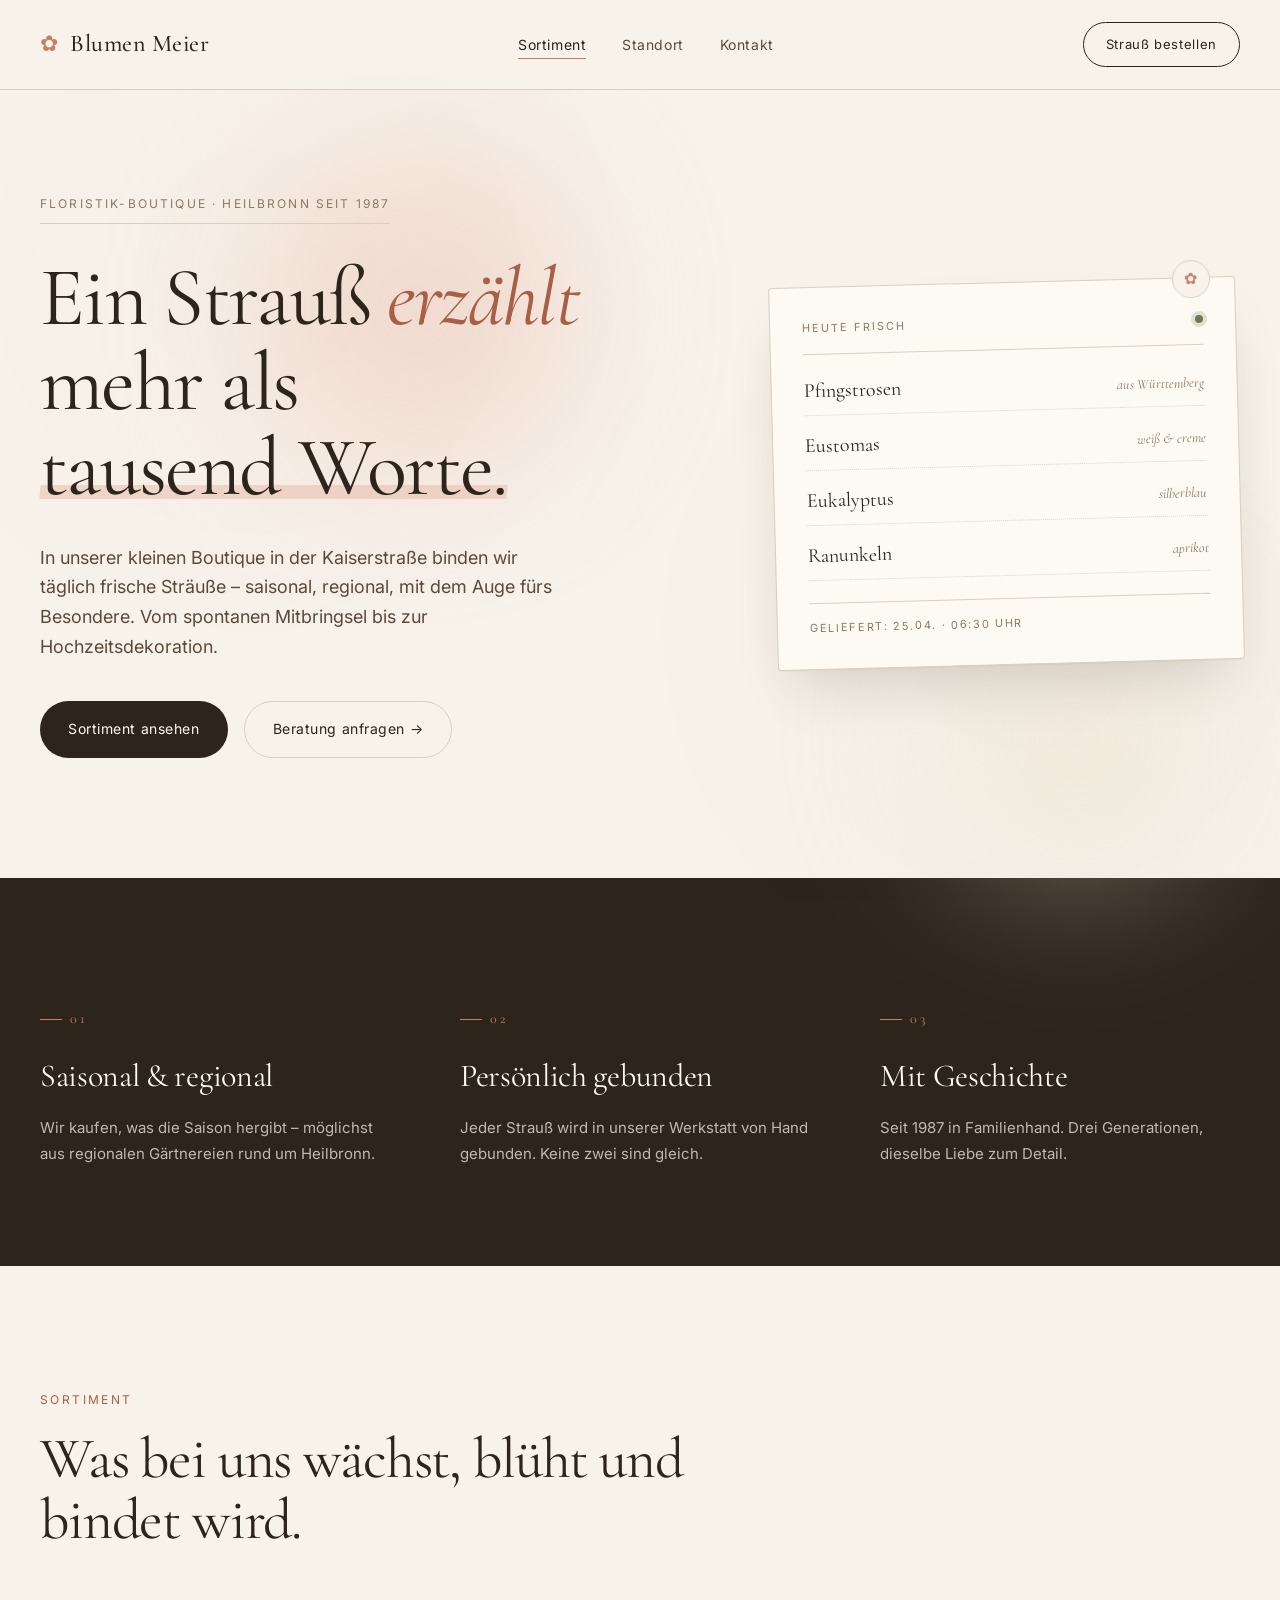
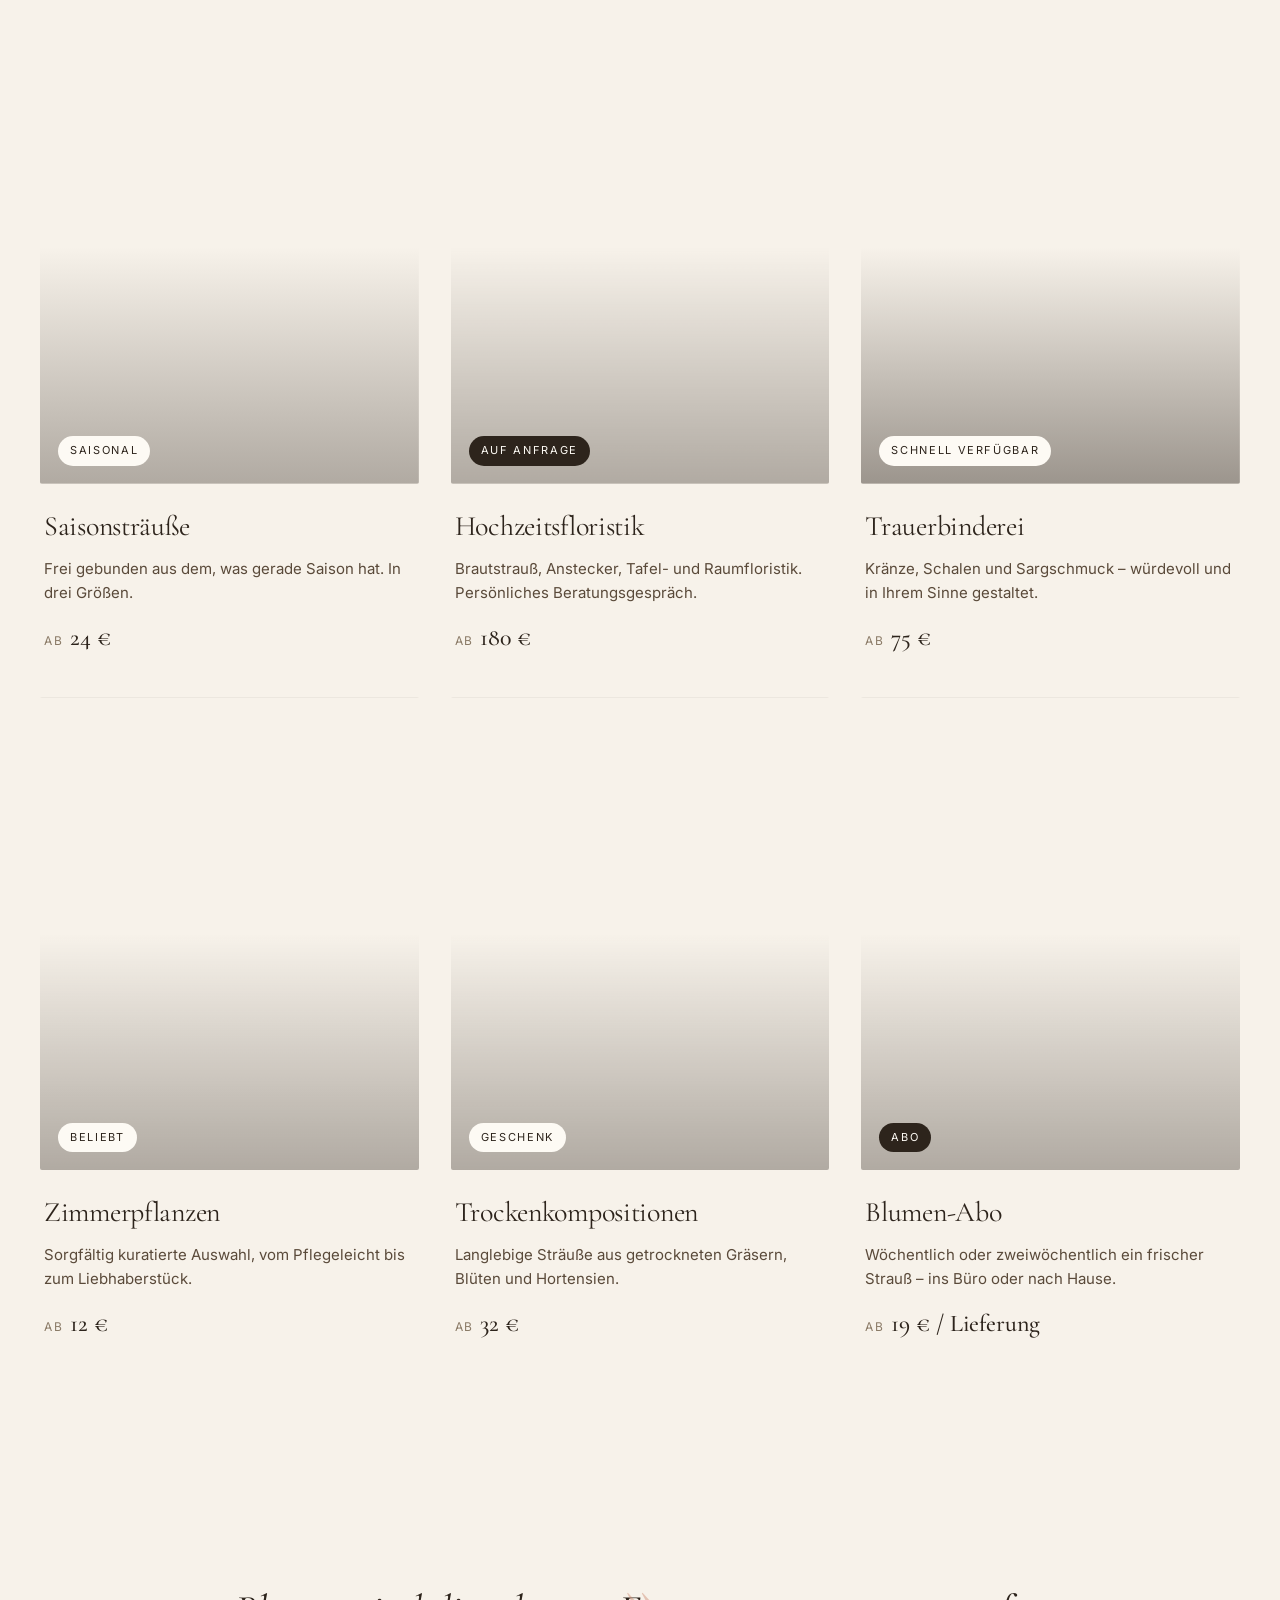
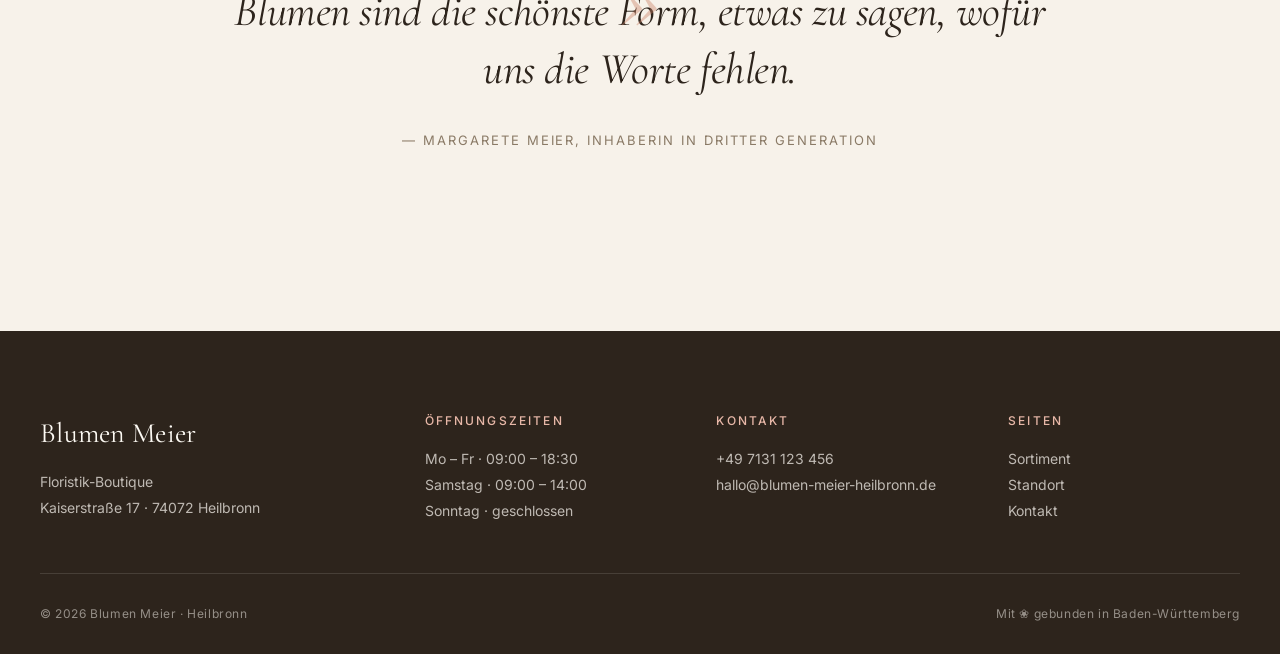
<file: demos/blumen-meier/index.html>
<!DOCTYPE html>
<html lang="de">
<head>
<meta charset="UTF-8" />
<meta name="viewport" content="width=device-width, initial-scale=1.0" />

<!-- Lokales SEO -->
<title>Blumen Meier Heilbronn – Floristik-Boutique & frische Sträuße</title>
<meta name="description" content="Blumen Meier in Heilbronn – Ihre Floristik-Boutique für individuelle Sträuße, Hochzeitsfloristik und Trauerbinderei. Frisch, saisonal, persönlich. Jetzt vorbeischauen." />
<meta name="keywords" content="Blumen Heilbronn, Floristik Heilbronn, Blumenladen Heilbronn, Sträuße Heilbronn, Hochzeitsfloristik, Trauerfloristik, Blumen Meier" />
<meta name="robots" content="index, follow" />
<meta name="geo.region" content="DE-BW" />
<meta name="geo.placename" content="Heilbronn" />
<link rel="canonical" href="https://www.blumen-meier-heilbronn.de/" />

<!-- Open Graph -->
<meta property="og:type" content="website" />
<meta property="og:title" content="Blumen Meier Heilbronn – Floristik-Boutique" />
<meta property="og:description" content="Individuelle Sträuße, Hochzeits- und Trauerfloristik. Frisch und saisonal aus Heilbronn." />
<meta property="og:locale" content="de_DE" />

<!-- Schema.org Local Business -->
<script type="application/ld+json">
{
  "@context": "https://schema.org",
  "@type": "Florist",
  "name": "Blumen Meier",
  "image": "https://www.blumen-meier-heilbronn.de/img/laden.jpg",
  "address": {
    "@type": "PostalAddress",
    "streetAddress": "Kaiserstraße 17",
    "addressLocality": "Heilbronn",
    "postalCode": "74072",
    "addressRegion": "BW",
    "addressCountry": "DE"
  },
  "telephone": "+49 7131 123456",
  "email": "hallo@blumen-meier-heilbronn.de",
  "url": "https://www.blumen-meier-heilbronn.de",
  "openingHoursSpecification": [
    {"@type": "OpeningHoursSpecification","dayOfWeek": ["Monday","Tuesday","Wednesday","Thursday","Friday"],"opens": "09:00","closes": "18:30"},
    {"@type": "OpeningHoursSpecification","dayOfWeek": "Saturday","opens": "09:00","closes": "14:00"}
  ],
  "priceRange": "€€",
  "geo": {"@type": "GeoCoordinates","latitude": 49.1427,"longitude": 9.2109}
}
</script>

<link rel="preconnect" href="https://fonts.googleapis.com" />
<link rel="preconnect" href="https://fonts.gstatic.com" crossorigin />
<link href="https://fonts.googleapis.com/css2?family=Cormorant+Garamond:ital,wght@0,300;0,400;0,500;0,600;1,400&family=Inter:wght@300;400;500&display=swap" rel="stylesheet" />
<link rel="stylesheet" href="style.css" />
</head>
<body>

<!-- Navigation -->
<header class="nav">
  <div class="nav__inner">
    <a href="index.html" class="nav__logo">
      <span class="nav__logo-mark">✿</span>
      <span class="nav__logo-text">Blumen Meier</span>
    </a>
    <nav>
      <ul class="nav__links">
        <li><a href="index.html" class="active">Sortiment</a></li>
        <li><a href="standort.html">Standort</a></li>
        <li><a href="kontakt.html">Kontakt</a></li>
      </ul>
    </nav>
    <a href="kontakt.html" class="nav__cta">Strauß bestellen</a>
  </div>
</header>

<!-- Hero -->
<section class="hero">
  <div class="hero__decoration hero__decoration--1"></div>
  <div class="hero__decoration hero__decoration--2"></div>

  <div class="hero__content">
    <span class="hero__eyebrow">Floristik-Boutique · Heilbronn seit 1987</span>
    <h1 class="hero__title">
      Ein Strauß <em>erzählt</em><br />
      mehr als <span class="hero__accent">tausend Worte.</span>
    </h1>
    <p class="hero__lead">
      In unserer kleinen Boutique in der Kaiserstraße binden wir täglich frische Sträuße – saisonal, regional, mit dem Auge fürs Besondere. Vom spontanen Mitbringsel bis zur Hochzeitsdekoration.
    </p>
    <div class="hero__actions">
      <a href="#sortiment" class="btn btn--primary">Sortiment ansehen</a>
      <a href="kontakt.html" class="btn btn--ghost">Beratung anfragen →</a>
    </div>
  </div>

  <div class="hero__visual">
    <div class="hero__card">
      <div class="hero__card-header">
        <span>Heute frisch</span>
        <span class="hero__card-dot"></span>
      </div>
      <div class="hero__card-rows">
        <div class="hero__card-row"><span>Pfingstrosen</span><span>aus Württemberg</span></div>
        <div class="hero__card-row"><span>Eustomas</span><span>weiß & creme</span></div>
        <div class="hero__card-row"><span>Eukalyptus</span><span>silberblau</span></div>
        <div class="hero__card-row"><span>Ranunkeln</span><span>aprikot</span></div>
      </div>
      <div class="hero__card-footer">geliefert: 25.04. · 06:30 Uhr</div>
    </div>
  </div>
</section>

<!-- Werte / Pillars -->
<section class="pillars">
  <div class="pillars__grid">
    <div class="pillar">
      <span class="pillar__num">01</span>
      <h3>Saisonal & regional</h3>
      <p>Wir kaufen, was die Saison hergibt – möglichst aus regionalen Gärtnereien rund um Heilbronn.</p>
    </div>
    <div class="pillar">
      <span class="pillar__num">02</span>
      <h3>Persönlich gebunden</h3>
      <p>Jeder Strauß wird in unserer Werkstatt von Hand gebunden. Keine zwei sind gleich.</p>
    </div>
    <div class="pillar">
      <span class="pillar__num">03</span>
      <h3>Mit Geschichte</h3>
      <p>Seit 1987 in Familienhand. Drei Generationen, dieselbe Liebe zum Detail.</p>
    </div>
  </div>
</section>

<!-- Sortiment -->
<section id="sortiment" class="catalog">
  <div class="catalog__head">
    <span class="section-eyebrow">Sortiment</span>
    <h2 class="section-title">Was bei uns wächst, blüht und bindet wird.</h2>
  </div>

  <div class="catalog__grid">
    <article class="product">
      <div class="product__image product__image--1">
        <span class="product__tag">Saisonal</span>
      </div>
      <div class="product__body">
        <h3>Saison­sträuße</h3>
        <p>Frei gebunden aus dem, was gerade Saison hat. In drei Größen.</p>
        <div class="product__price"><span>ab</span> 24 €</div>
      </div>
    </article>

    <article class="product">
      <div class="product__image product__image--2">
        <span class="product__tag product__tag--alt">Auf Anfrage</span>
      </div>
      <div class="product__body">
        <h3>Hochzeits­floristik</h3>
        <p>Brautstrauß, Anstecker, Tafel- und Raumfloristik. Persönliches Beratungsgespräch.</p>
        <div class="product__price"><span>ab</span> 180 €</div>
      </div>
    </article>

    <article class="product">
      <div class="product__image product__image--3">
        <span class="product__tag">Schnell verfügbar</span>
      </div>
      <div class="product__body">
        <h3>Trauer­binderei</h3>
        <p>Kränze, Schalen und Sargschmuck – würdevoll und in Ihrem Sinne gestaltet.</p>
        <div class="product__price"><span>ab</span> 75 €</div>
      </div>
    </article>

    <article class="product">
      <div class="product__image product__image--4">
        <span class="product__tag">Beliebt</span>
      </div>
      <div class="product__body">
        <h3>Zimmer­pflanzen</h3>
        <p>Sorgfältig kuratierte Auswahl, vom Pflegeleicht bis zum Liebhaberstück.</p>
        <div class="product__price"><span>ab</span> 12 €</div>
      </div>
    </article>

    <article class="product">
      <div class="product__image product__image--5">
        <span class="product__tag">Geschenk</span>
      </div>
      <div class="product__body">
        <h3>Trocken­kompositionen</h3>
        <p>Langlebige Sträuße aus getrockneten Gräsern, Blüten und Hortensien.</p>
        <div class="product__price"><span>ab</span> 32 €</div>
      </div>
    </article>

    <article class="product">
      <div class="product__image product__image--6">
        <span class="product__tag product__tag--alt">Abo</span>
      </div>
      <div class="product__body">
        <h3>Blumen-Abo</h3>
        <p>Wöchentlich oder zweiwöchentlich ein frischer Strauß – ins Büro oder nach Hause.</p>
        <div class="product__price"><span>ab</span> 19 € / Lieferung</div>
      </div>
    </article>
  </div>
</section>

<!-- Citation / Quote -->
<section class="quote">
  <blockquote>
    <span class="quote__mark">»</span>
    Blumen sind die schönste Form, etwas zu sagen, wofür uns die Worte fehlen.
  </blockquote>
  <cite>— Margarete Meier, Inhaberin in dritter Generation</cite>
</section>

<!-- Footer -->
<footer class="footer">
  <div class="footer__grid">
    <div>
      <div class="footer__logo">Blumen Meier</div>
      <p class="footer__tagline">Floristik-Boutique<br />Kaiserstraße 17 · 74072 Heilbronn</p>
    </div>
    <div>
      <h4>Öffnungszeiten</h4>
      <p>Mo – Fr · 09:00 – 18:30<br />Samstag · 09:00 – 14:00<br />Sonntag · geschlossen</p>
    </div>
    <div>
      <h4>Kontakt</h4>
      <p>+49 7131 123 456<br />hallo@blumen-meier-heilbronn.de</p>
    </div>
    <div>
      <h4>Seiten</h4>
      <p><a href="index.html">Sortiment</a><br /><a href="standort.html">Standort</a><br /><a href="kontakt.html">Kontakt</a></p>
    </div>
  </div>
  <div class="footer__bottom">
    <span>© 2026 Blumen Meier · Heilbronn</span>
    <span>Mit ❀ gebunden in Baden-Württemberg</span>
  </div>
</footer>

</body>
</html>
</file>
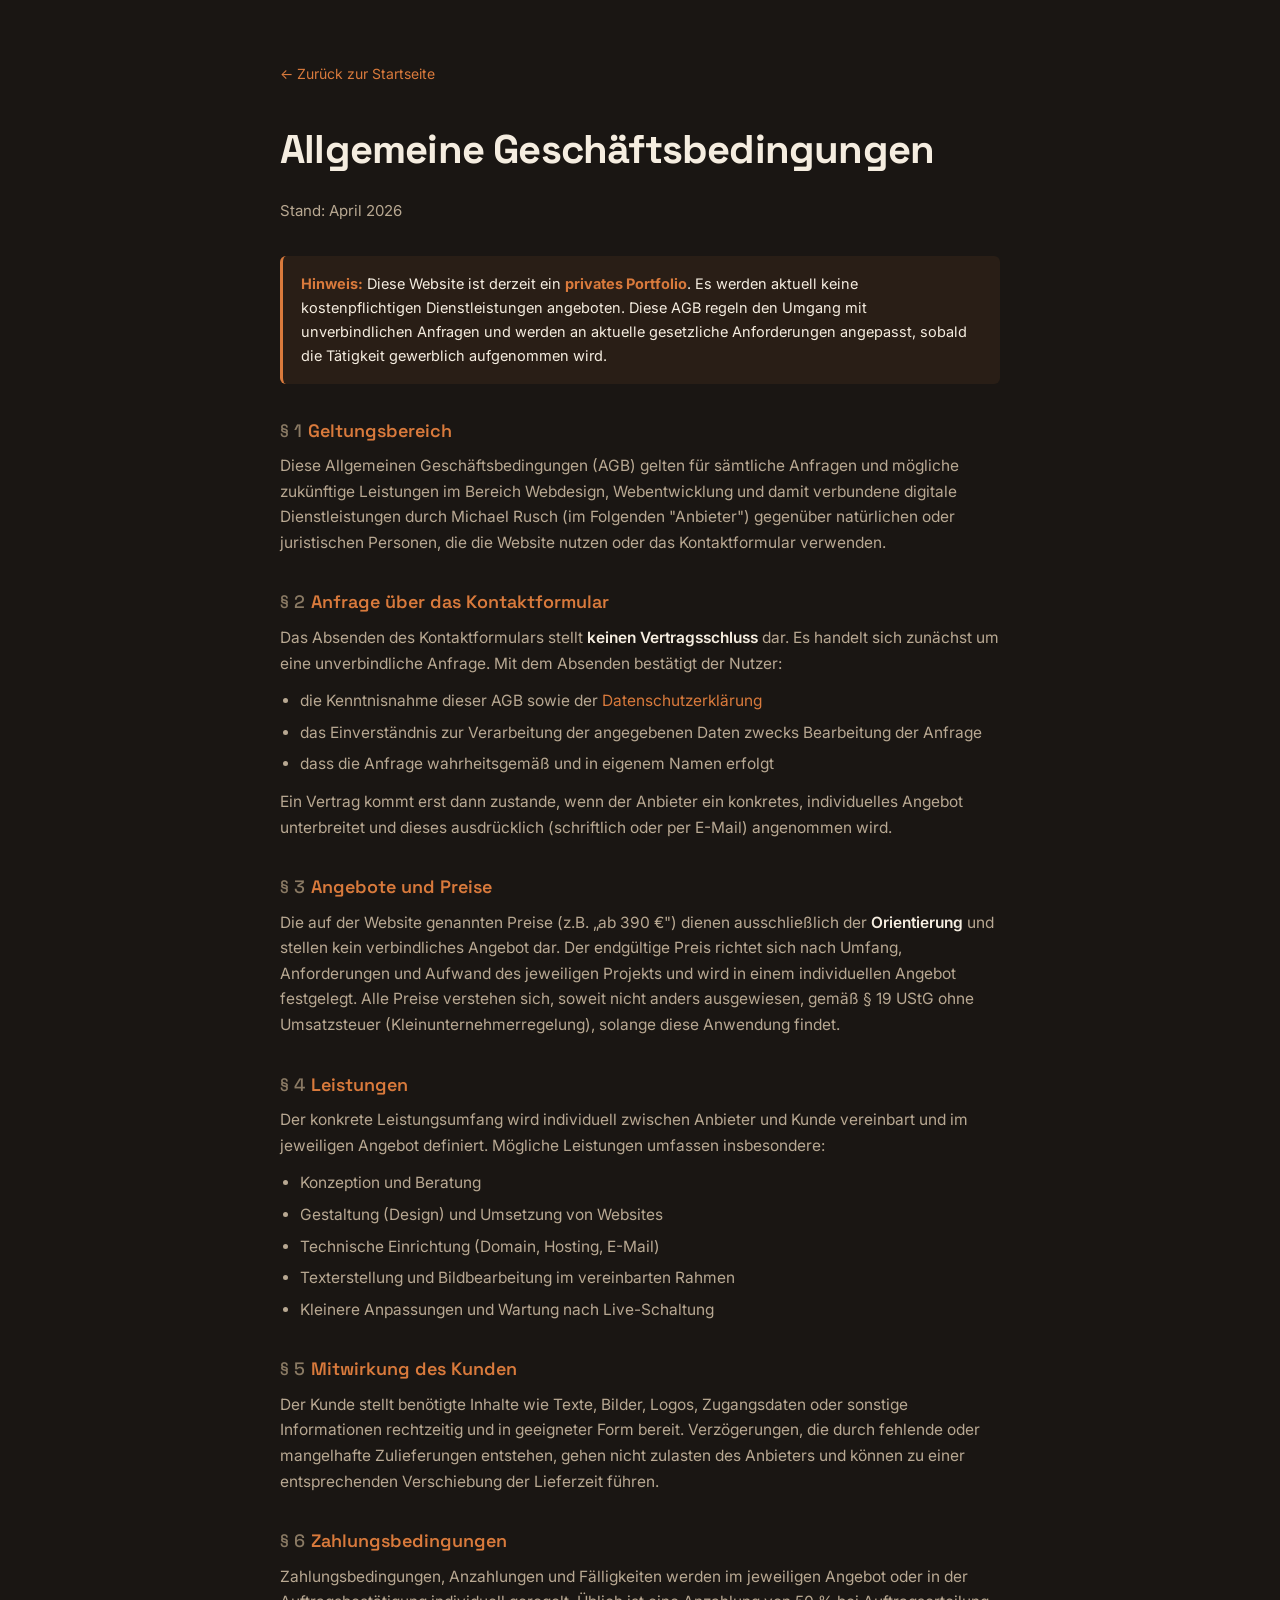
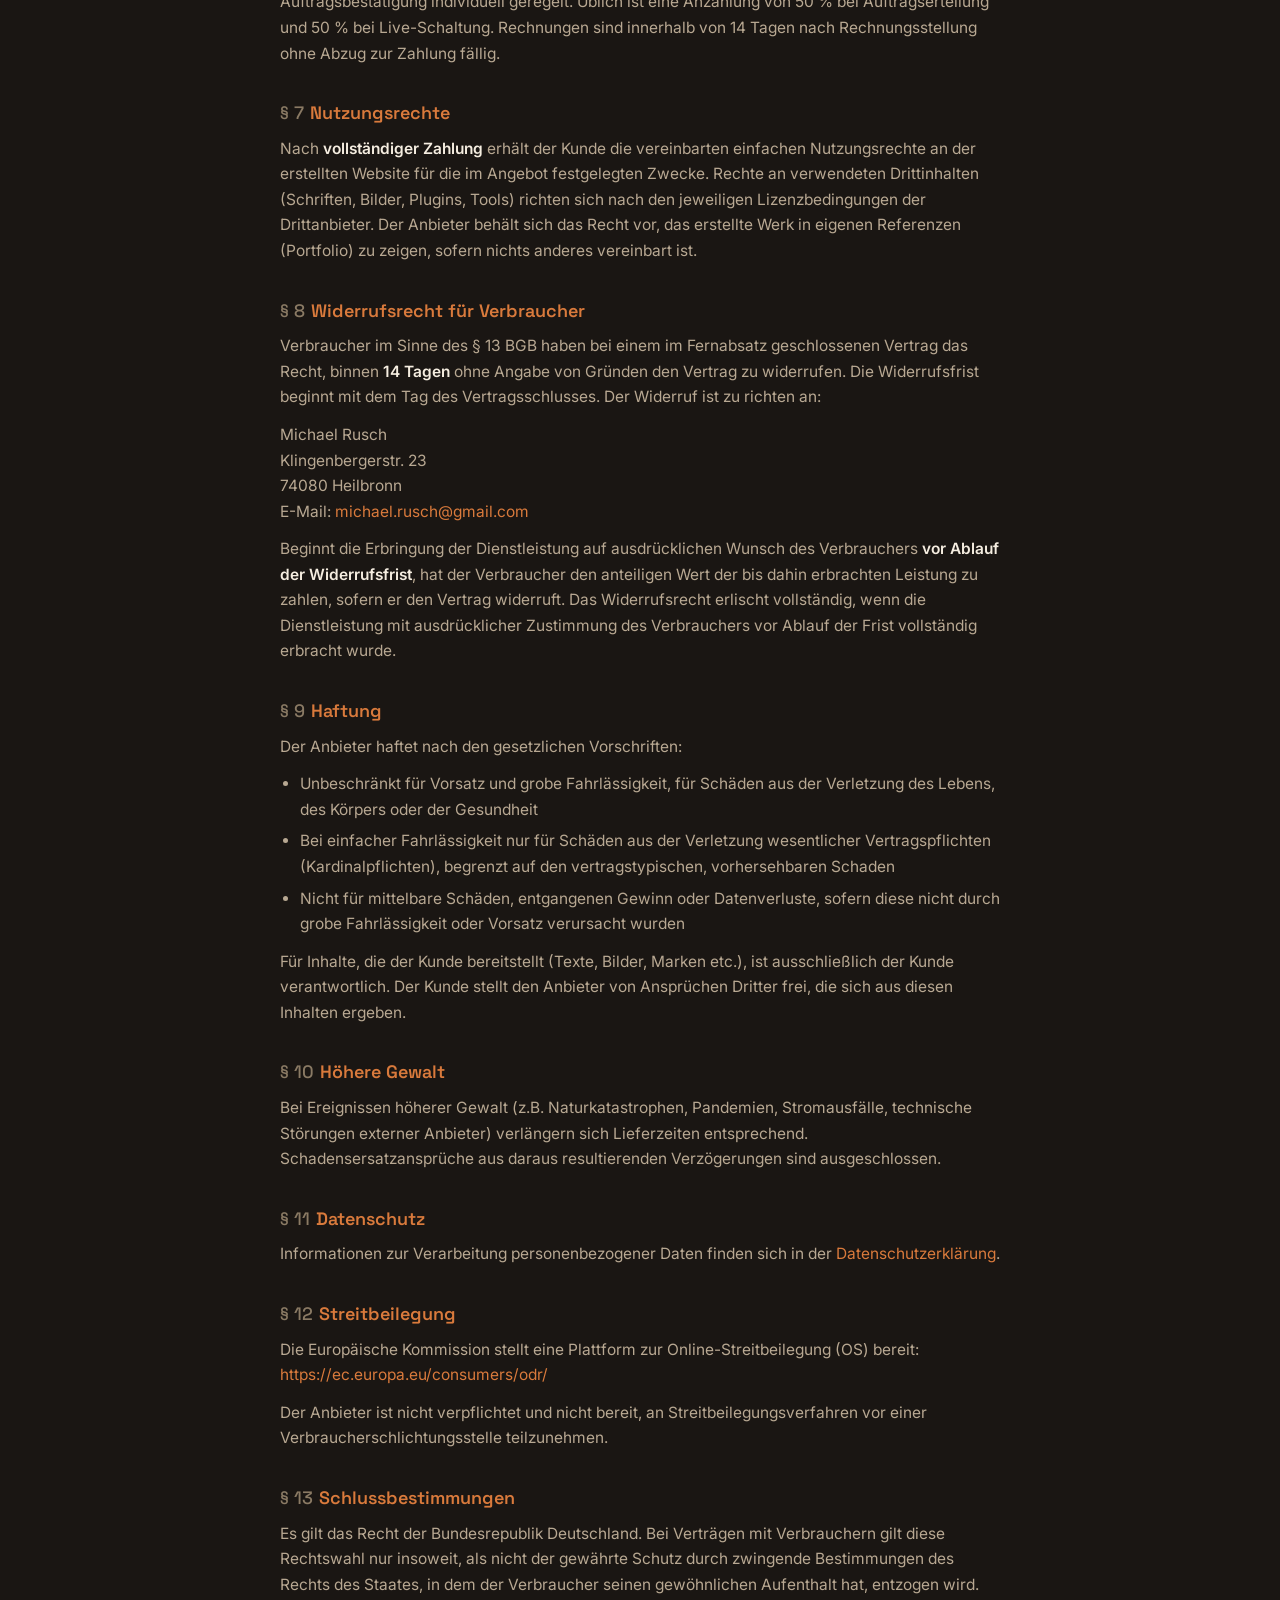
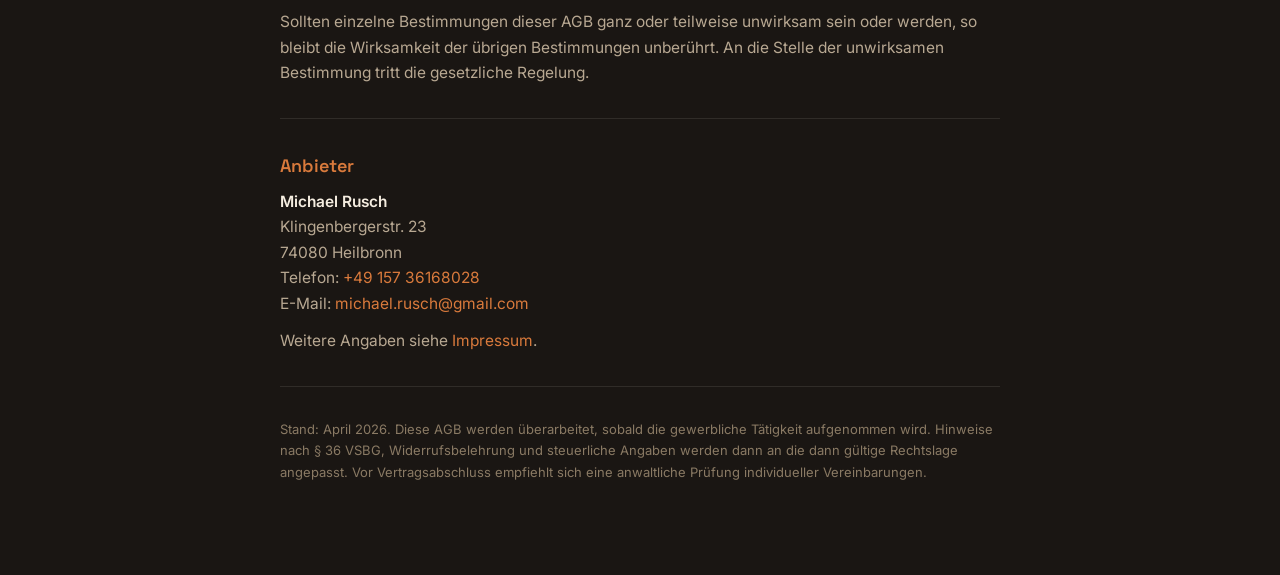
<file: agb.html>
<!DOCTYPE html>
<html lang="de">
<head>
<meta charset="UTF-8">
<meta name="viewport" content="width=device-width, initial-scale=1.0">
<title>AGB - Michael Rusch</title>
<meta name="description" content="Allgemeine Geschäftsbedingungen für Anfragen über die Website von Michael Rusch.">
<meta name="robots" content="noindex">
<link rel="icon" type="image/svg+xml" href="data:image/svg+xml,%3Csvg xmlns='http://www.w3.org/2000/svg' viewBox='0 0 44 44'%3E%3Cpath fill='%23d97a3c' d='M0 14 C0 5, 5 0, 14 0 L30 0 C39 0, 44 5, 44 14 L44 30 C44 39, 39 44, 30 44 L14 44 C5 44, 0 39, 0 30 Z'/%3E%3Cpath fill='white' d='M 10 30 L 10 14 L 13 14 L 17 22 L 17 30 L 14 30 L 14 19 L 13 19 Z M 22 30 L 22 22 L 26 14 L 29 14 L 29 30 L 26 30 L 26 19 L 25 19 Z'/%3E%3C/svg%3E">
<link rel="preconnect" href="https://fonts.googleapis.com">
<link rel="preconnect" href="https://fonts.gstatic.com" crossorigin>
<link href="https://fonts.googleapis.com/css2?family=Inter:wght@400;500;600;700&family=Space+Grotesk:wght@500;600;700&display=swap" rel="stylesheet">
<style>
  * { box-sizing: border-box; margin: 0; padding: 0; }
  html { -webkit-tap-highlight-color: transparent; }
  body {
    font-family: 'Inter', system-ui, sans-serif;
    background: #1a1613;
    color: #f5ede0;
    line-height: 1.65;
    padding: 60px 20px 80px;
  }
  .wrap { max-width: 720px; margin: 0 auto; }
  .back {
    display: inline-flex;
    align-items: center;
    gap: 6px;
    color: #d97a3c;
    text-decoration: none;
    font-size: 14px;
    margin-bottom: 32px;
    transition: gap 0.2s;
  }
  .back:hover { gap: 10px; }
  h1 {
    font-family: 'Space Grotesk', sans-serif;
    font-size: clamp(28px, 5vw, 40px);
    font-weight: 700;
    letter-spacing: -0.02em;
    margin-bottom: 16px;
  }
  .subtitle {
    color: #b8a892;
    font-size: 15px;
    margin-bottom: 32px;
  }
  h2 {
    font-family: 'Space Grotesk', sans-serif;
    font-size: 18px;
    font-weight: 600;
    color: #d97a3c;
    margin-top: 32px;
    margin-bottom: 8px;
  }
  h2 .num {
    color: #8a7a64;
    font-weight: 500;
    margin-right: 6px;
  }
  p { color: #b8a892; margin-bottom: 12px; font-size: 15.5px; }
  p strong { color: #f5ede0; font-weight: 600; }
  a { color: #d97a3c; text-decoration: none; }
  a:hover { text-decoration: underline; }
  ul { color: #b8a892; padding-left: 20px; margin-bottom: 12px; font-size: 15.5px; }
  ul li { margin-bottom: 6px; }
  hr { border: none; border-top: 1px solid rgba(245, 237, 224, 0.1); margin: 32px 0; }
  .notice {
    background: rgba(217, 122, 60, 0.08);
    border-left: 3px solid #d97a3c;
    padding: 16px 18px;
    border-radius: 6px;
    margin: 24px 0;
    font-size: 14.5px;
  }
  .notice strong { color: #d97a3c; }
</style>
</head>
<body>
<div class="wrap">
  <a href="index.html" class="back">← Zurück zur Startseite</a>
  <h1>Allgemeine Geschäftsbedingungen</h1>
  <p class="subtitle">Stand: April 2026</p>

  <div class="notice">
    <strong>Hinweis:</strong> Diese Website ist derzeit ein <strong>privates Portfolio</strong>. Es werden aktuell keine kostenpflichtigen Dienstleistungen angeboten. Diese AGB regeln den Umgang mit unverbindlichen Anfragen und werden an aktuelle gesetzliche Anforderungen angepasst, sobald die Tätigkeit gewerblich aufgenommen wird.
  </div>

  <h2><span class="num">§ 1</span>Geltungsbereich</h2>
  <p>Diese Allgemeinen Geschäftsbedingungen (AGB) gelten für sämtliche Anfragen und mögliche zukünftige Leistungen im Bereich Webdesign, Webentwicklung und damit verbundene digitale Dienstleistungen durch Michael Rusch (im Folgenden "Anbieter") gegenüber natürlichen oder juristischen Personen, die die Website nutzen oder das Kontaktformular verwenden.</p>

  <h2><span class="num">§ 2</span>Anfrage über das Kontaktformular</h2>
  <p>Das Absenden des Kontaktformulars stellt <strong>keinen Vertragsschluss</strong> dar. Es handelt sich zunächst um eine unverbindliche Anfrage. Mit dem Absenden bestätigt der Nutzer:</p>
  <ul>
    <li>die Kenntnisnahme dieser AGB sowie der <a href="datenschutz.html">Datenschutzerklärung</a></li>
    <li>das Einverständnis zur Verarbeitung der angegebenen Daten zwecks Bearbeitung der Anfrage</li>
    <li>dass die Anfrage wahrheitsgemäß und in eigenem Namen erfolgt</li>
  </ul>
  <p>Ein Vertrag kommt erst dann zustande, wenn der Anbieter ein konkretes, individuelles Angebot unterbreitet und dieses ausdrücklich (schriftlich oder per E-Mail) angenommen wird.</p>

  <h2><span class="num">§ 3</span>Angebote und Preise</h2>
  <p>Die auf der Website genannten Preise (z.B. „ab 390 €") dienen ausschließlich der <strong>Orientierung</strong> und stellen kein verbindliches Angebot dar. Der endgültige Preis richtet sich nach Umfang, Anforderungen und Aufwand des jeweiligen Projekts und wird in einem individuellen Angebot festgelegt. Alle Preise verstehen sich, soweit nicht anders ausgewiesen, gemäß § 19 UStG ohne Umsatzsteuer (Kleinunternehmerregelung), solange diese Anwendung findet.</p>

  <h2><span class="num">§ 4</span>Leistungen</h2>
  <p>Der konkrete Leistungsumfang wird individuell zwischen Anbieter und Kunde vereinbart und im jeweiligen Angebot definiert. Mögliche Leistungen umfassen insbesondere:</p>
  <ul>
    <li>Konzeption und Beratung</li>
    <li>Gestaltung (Design) und Umsetzung von Websites</li>
    <li>Technische Einrichtung (Domain, Hosting, E-Mail)</li>
    <li>Texterstellung und Bildbearbeitung im vereinbarten Rahmen</li>
    <li>Kleinere Anpassungen und Wartung nach Live-Schaltung</li>
  </ul>

  <h2><span class="num">§ 5</span>Mitwirkung des Kunden</h2>
  <p>Der Kunde stellt benötigte Inhalte wie Texte, Bilder, Logos, Zugangsdaten oder sonstige Informationen rechtzeitig und in geeigneter Form bereit. Verzögerungen, die durch fehlende oder mangelhafte Zulieferungen entstehen, gehen nicht zulasten des Anbieters und können zu einer entsprechenden Verschiebung der Lieferzeit führen.</p>

  <h2><span class="num">§ 6</span>Zahlungsbedingungen</h2>
  <p>Zahlungsbedingungen, Anzahlungen und Fälligkeiten werden im jeweiligen Angebot oder in der Auftragsbestätigung individuell geregelt. Üblich ist eine Anzahlung von 50 % bei Auftragserteilung und 50 % bei Live-Schaltung. Rechnungen sind innerhalb von 14 Tagen nach Rechnungsstellung ohne Abzug zur Zahlung fällig.</p>

  <h2><span class="num">§ 7</span>Nutzungsrechte</h2>
  <p>Nach <strong>vollständiger Zahlung</strong> erhält der Kunde die vereinbarten einfachen Nutzungsrechte an der erstellten Website für die im Angebot festgelegten Zwecke. Rechte an verwendeten Drittinhalten (Schriften, Bilder, Plugins, Tools) richten sich nach den jeweiligen Lizenzbedingungen der Drittanbieter. Der Anbieter behält sich das Recht vor, das erstellte Werk in eigenen Referenzen (Portfolio) zu zeigen, sofern nichts anderes vereinbart ist.</p>

  <h2><span class="num">§ 8</span>Widerrufsrecht für Verbraucher</h2>
  <p>Verbraucher im Sinne des § 13 BGB haben bei einem im Fernabsatz geschlossenen Vertrag das Recht, binnen <strong>14 Tagen</strong> ohne Angabe von Gründen den Vertrag zu widerrufen. Die Widerrufsfrist beginnt mit dem Tag des Vertragsschlusses. Der Widerruf ist zu richten an:</p>
  <p>
    Michael Rusch<br>
    Klingenbergerstr. 23<br>
    74080 Heilbronn<br>
    E-Mail: <a href="mailto:michael.rusch@gmail.com">michael.rusch@gmail.com</a>
  </p>
  <p>Beginnt die Erbringung der Dienstleistung auf ausdrücklichen Wunsch des Verbrauchers <strong>vor Ablauf der Widerrufsfrist</strong>, hat der Verbraucher den anteiligen Wert der bis dahin erbrachten Leistung zu zahlen, sofern er den Vertrag widerruft. Das Widerrufsrecht erlischt vollständig, wenn die Dienstleistung mit ausdrücklicher Zustimmung des Verbrauchers vor Ablauf der Frist vollständig erbracht wurde.</p>

  <h2><span class="num">§ 9</span>Haftung</h2>
  <p>Der Anbieter haftet nach den gesetzlichen Vorschriften:</p>
  <ul>
    <li>Unbeschränkt für Vorsatz und grobe Fahrlässigkeit, für Schäden aus der Verletzung des Lebens, des Körpers oder der Gesundheit</li>
    <li>Bei einfacher Fahrlässigkeit nur für Schäden aus der Verletzung wesentlicher Vertragspflichten (Kardinalpflichten), begrenzt auf den vertragstypischen, vorhersehbaren Schaden</li>
    <li>Nicht für mittelbare Schäden, entgangenen Gewinn oder Datenverluste, sofern diese nicht durch grobe Fahrlässigkeit oder Vorsatz verursacht wurden</li>
  </ul>
  <p>Für Inhalte, die der Kunde bereitstellt (Texte, Bilder, Marken etc.), ist ausschließlich der Kunde verantwortlich. Der Kunde stellt den Anbieter von Ansprüchen Dritter frei, die sich aus diesen Inhalten ergeben.</p>

  <h2><span class="num">§ 10</span>Höhere Gewalt</h2>
  <p>Bei Ereignissen höherer Gewalt (z.B. Naturkatastrophen, Pandemien, Stromausfälle, technische Störungen externer Anbieter) verlängern sich Lieferzeiten entsprechend. Schadensersatzansprüche aus daraus resultierenden Verzögerungen sind ausgeschlossen.</p>

  <h2><span class="num">§ 11</span>Datenschutz</h2>
  <p>Informationen zur Verarbeitung personenbezogener Daten finden sich in der <a href="datenschutz.html">Datenschutzerklärung</a>.</p>

  <h2><span class="num">§ 12</span>Streitbeilegung</h2>
  <p>Die Europäische Kommission stellt eine Plattform zur Online-Streitbeilegung (OS) bereit: <a href="https://ec.europa.eu/consumers/odr/" target="_blank" rel="noopener">https://ec.europa.eu/consumers/odr/</a></p>
  <p>Der Anbieter ist nicht verpflichtet und nicht bereit, an Streitbeilegungsverfahren vor einer Verbraucherschlichtungsstelle teilzunehmen.</p>

  <h2><span class="num">§ 13</span>Schlussbestimmungen</h2>
  <p>Es gilt das Recht der Bundesrepublik Deutschland. Bei Verträgen mit Verbrauchern gilt diese Rechtswahl nur insoweit, als nicht der gewährte Schutz durch zwingende Bestimmungen des Rechts des Staates, in dem der Verbraucher seinen gewöhnlichen Aufenthalt hat, entzogen wird.</p>
  <p>Sollten einzelne Bestimmungen dieser AGB ganz oder teilweise unwirksam sein oder werden, so bleibt die Wirksamkeit der übrigen Bestimmungen unberührt. An die Stelle der unwirksamen Bestimmung tritt die gesetzliche Regelung.</p>

  <hr>

  <h2>Anbieter</h2>
  <p>
    <strong>Michael Rusch</strong><br>
    Klingenbergerstr. 23<br>
    74080 Heilbronn<br>
    Telefon: <a href="tel:+4915736168028">+49 157 36168028</a><br>
    E-Mail: <a href="mailto:michael.rusch@gmail.com">michael.rusch@gmail.com</a>
  </p>
  <p>Weitere Angaben siehe <a href="impressum.html">Impressum</a>.</p>

  <hr>

  <p style="font-size: 13px; color: #8a7a64;">Stand: April 2026. Diese AGB werden überarbeitet, sobald die gewerbliche Tätigkeit aufgenommen wird. Hinweise nach § 36 VSBG, Widerrufsbelehrung und steuerliche Angaben werden dann an die dann gültige Rechtslage angepasst. Vor Vertragsabschluss empfiehlt sich eine anwaltliche Prüfung individueller Vereinbarungen.</p>
</div>
</body>
</html>
</file>
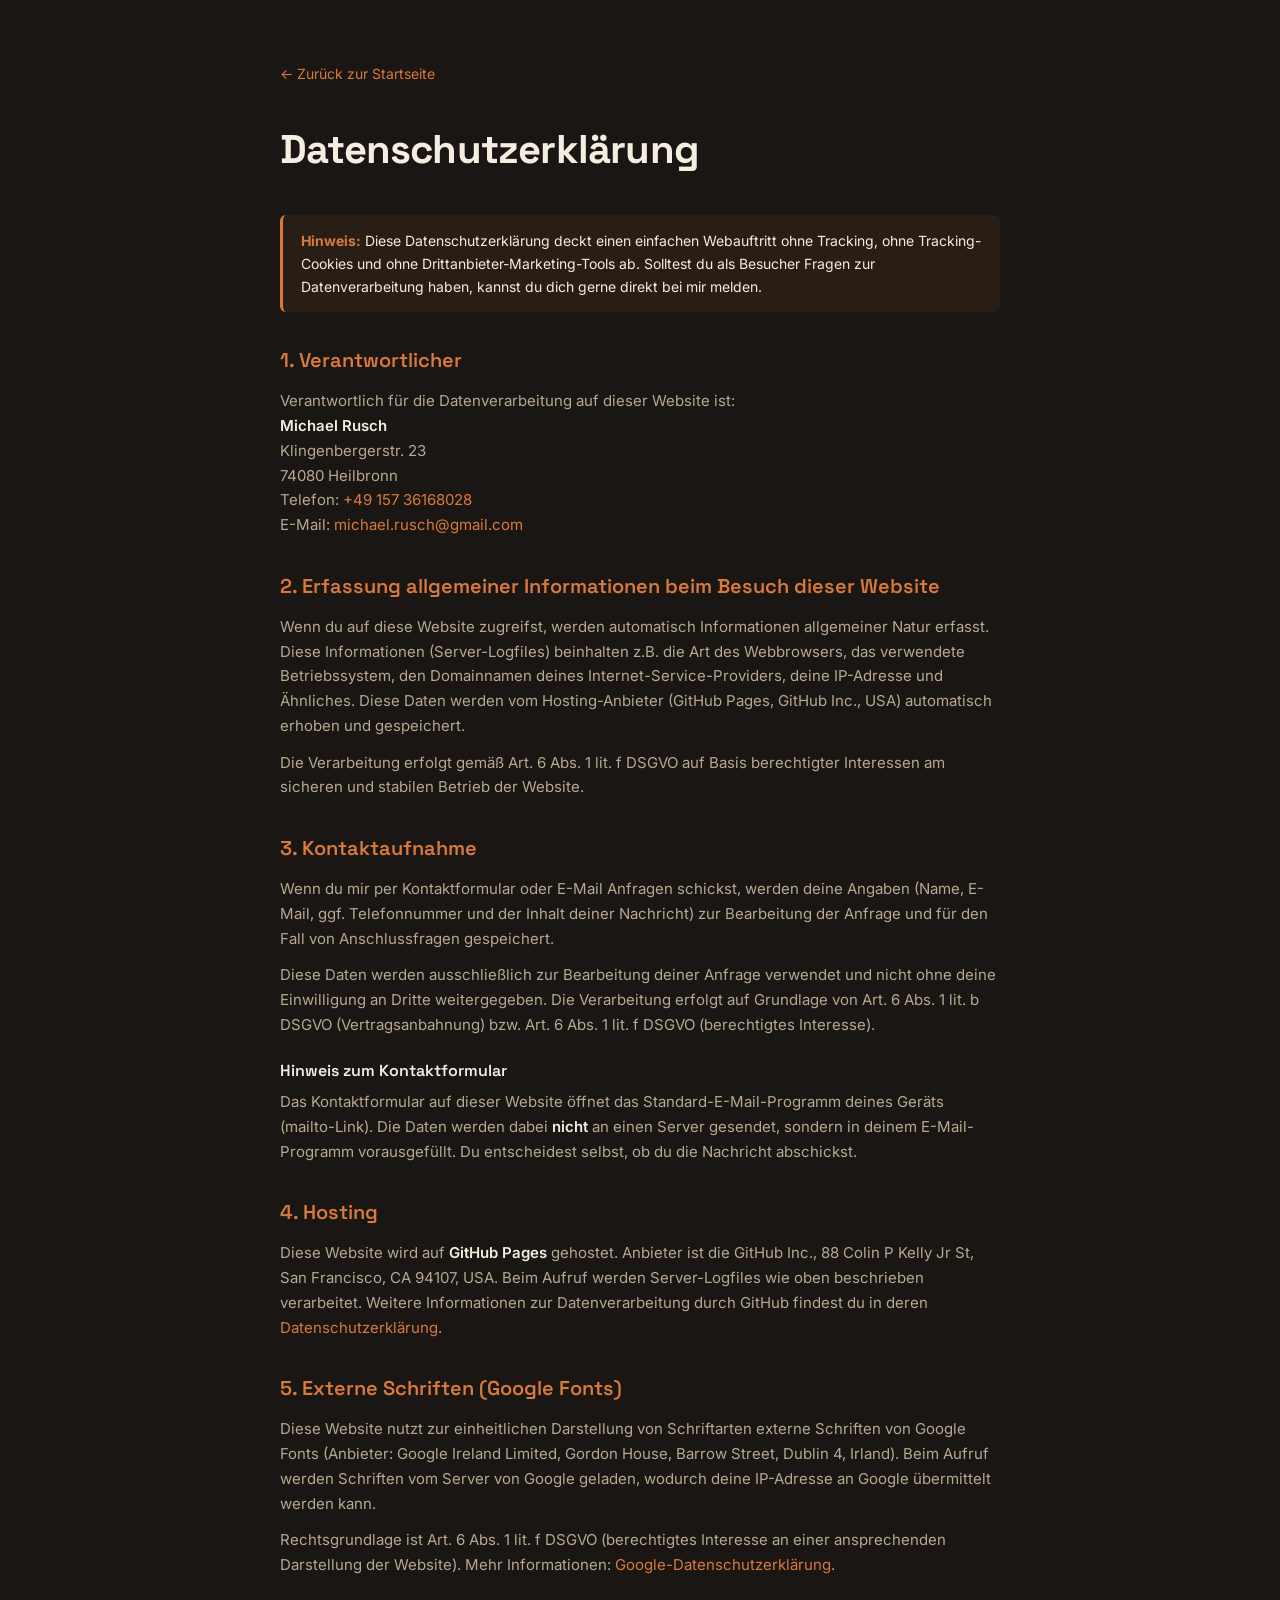
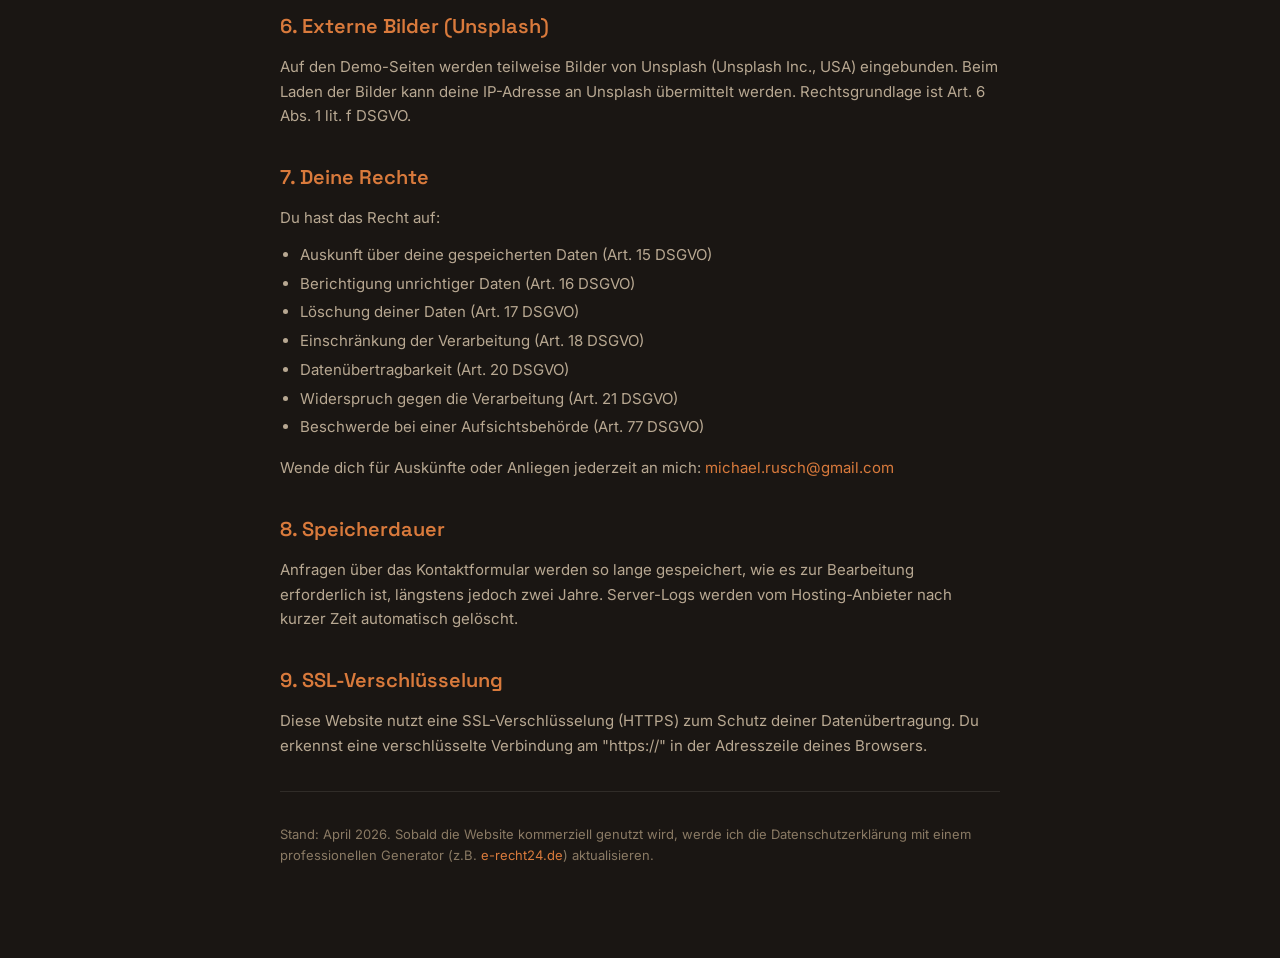
<file: datenschutz.html>
<!DOCTYPE html>
<html lang="de">
<head>
<meta charset="UTF-8">
<meta name="viewport" content="width=device-width, initial-scale=1.0">
<title>Datenschutzerklärung - Michael Rusch</title>
<meta name="description" content="Datenschutzerklärung von Michael Rusch.">
<meta name="robots" content="noindex">
<link rel="icon" type="image/svg+xml" href="data:image/svg+xml,%3Csvg xmlns='http://www.w3.org/2000/svg' viewBox='0 0 44 44'%3E%3Cpath fill='%23d97a3c' d='M0 14 C0 5, 5 0, 14 0 L30 0 C39 0, 44 5, 44 14 L44 30 C44 39, 39 44, 30 44 L14 44 C5 44, 0 39, 0 30 Z'/%3E%3Cpath fill='white' d='M 10 30 L 10 14 L 13 14 L 17 22 L 17 30 L 14 30 L 14 19 L 13 19 Z M 22 30 L 22 22 L 26 14 L 29 14 L 29 30 L 26 30 L 26 19 L 25 19 Z'/%3E%3C/svg%3E">
<link rel="preconnect" href="https://fonts.googleapis.com">
<link rel="preconnect" href="https://fonts.gstatic.com" crossorigin>
<link href="https://fonts.googleapis.com/css2?family=Inter:wght@400;500;600;700&family=Space+Grotesk:wght@500;600;700&display=swap" rel="stylesheet">
<style>
  * { box-sizing: border-box; margin: 0; padding: 0; }
  html { -webkit-tap-highlight-color: transparent; }
  body {
    font-family: 'Inter', system-ui, sans-serif;
    background: #1a1613;
    color: #f5ede0;
    line-height: 1.65;
    padding: 60px 20px 80px;
  }
  .wrap { max-width: 720px; margin: 0 auto; }
  .back {
    display: inline-flex;
    align-items: center;
    gap: 6px;
    color: #d97a3c;
    text-decoration: none;
    font-size: 14px;
    margin-bottom: 32px;
    transition: gap 0.2s;
  }
  .back:hover { gap: 10px; }
  h1 {
    font-family: 'Space Grotesk', sans-serif;
    font-size: clamp(28px, 5vw, 40px);
    font-weight: 700;
    letter-spacing: -0.02em;
    margin-bottom: 32px;
  }
  h2 {
    font-family: 'Space Grotesk', sans-serif;
    font-size: 20px;
    font-weight: 600;
    color: #d97a3c;
    margin-top: 32px;
    margin-bottom: 12px;
  }
  h3 {
    font-family: 'Space Grotesk', sans-serif;
    font-size: 16px;
    font-weight: 600;
    color: #f5ede0;
    margin-top: 20px;
    margin-bottom: 6px;
  }
  p { color: #b8a892; margin-bottom: 12px; font-size: 15px; }
  p strong { color: #f5ede0; font-weight: 600; }
  a { color: #d97a3c; text-decoration: none; }
  a:hover { text-decoration: underline; }
  ul { color: #b8a892; padding-left: 20px; margin-bottom: 16px; font-size: 15px; }
  ul li { margin-bottom: 4px; }
  hr { border: none; border-top: 1px solid rgba(245, 237, 224, 0.1); margin: 32px 0; }
  .note {
    background: rgba(217, 122, 60, 0.08);
    border-left: 3px solid #d97a3c;
    padding: 14px 18px;
    border-radius: 6px;
    margin: 16px 0 24px;
    font-size: 14px;
  }
</style>
</head>
<body>
<div class="wrap">
  <a href="index.html" class="back">← Zurück zur Startseite</a>
  <h1>Datenschutzerklärung</h1>

  <div class="note">
    <strong style="color: #d97a3c;">Hinweis:</strong> Diese Datenschutzerklärung deckt einen einfachen Webauftritt ohne Tracking, ohne Tracking-Cookies und ohne Drittanbieter-Marketing-Tools ab. Solltest du als Besucher Fragen zur Datenverarbeitung haben, kannst du dich gerne direkt bei mir melden.
  </div>

  <h2>1. Verantwortlicher</h2>
  <p>
    Verantwortlich für die Datenverarbeitung auf dieser Website ist:<br>
    <strong>Michael Rusch</strong><br>
    Klingenbergerstr. 23<br>
    74080 Heilbronn<br>
    Telefon: <a href="tel:+4915736168028">+49 157 36168028</a><br>
    E-Mail: <a href="mailto:michael.rusch@gmail.com">michael.rusch@gmail.com</a>
  </p>

  <h2>2. Erfassung allgemeiner Informationen beim Besuch dieser Website</h2>
  <p>Wenn du auf diese Website zugreifst, werden automatisch Informationen allgemeiner Natur erfasst. Diese Informationen (Server-Logfiles) beinhalten z.B. die Art des Webbrowsers, das verwendete Betriebssystem, den Domainnamen deines Internet-Service-Providers, deine IP-Adresse und Ähnliches. Diese Daten werden vom Hosting-Anbieter (GitHub Pages, GitHub Inc., USA) automatisch erhoben und gespeichert.</p>
  <p>Die Verarbeitung erfolgt gemäß Art. 6 Abs. 1 lit. f DSGVO auf Basis berechtigter Interessen am sicheren und stabilen Betrieb der Website.</p>

  <h2>3. Kontaktaufnahme</h2>
  <p>Wenn du mir per Kontaktformular oder E-Mail Anfragen schickst, werden deine Angaben (Name, E-Mail, ggf. Telefonnummer und der Inhalt deiner Nachricht) zur Bearbeitung der Anfrage und für den Fall von Anschlussfragen gespeichert.</p>
  <p>Diese Daten werden ausschließlich zur Bearbeitung deiner Anfrage verwendet und nicht ohne deine Einwilligung an Dritte weitergegeben. Die Verarbeitung erfolgt auf Grundlage von Art. 6 Abs. 1 lit. b DSGVO (Vertragsanbahnung) bzw. Art. 6 Abs. 1 lit. f DSGVO (berechtigtes Interesse).</p>

  <h3>Hinweis zum Kontaktformular</h3>
  <p>Das Kontaktformular auf dieser Website öffnet das Standard-E-Mail-Programm deines Geräts (mailto-Link). Die Daten werden dabei <strong>nicht</strong> an einen Server gesendet, sondern in deinem E-Mail-Programm vorausgefüllt. Du entscheidest selbst, ob du die Nachricht abschickst.</p>

  <h2>4. Hosting</h2>
  <p>Diese Website wird auf <strong>GitHub Pages</strong> gehostet. Anbieter ist die GitHub Inc., 88 Colin P Kelly Jr St, San Francisco, CA 94107, USA. Beim Aufruf werden Server-Logfiles wie oben beschrieben verarbeitet. Weitere Informationen zur Datenverarbeitung durch GitHub findest du in deren <a href="https://docs.github.com/de/site-policy/privacy-policies/github-general-privacy-statement" target="_blank" rel="noopener">Datenschutzerklärung</a>.</p>

  <h2>5. Externe Schriften (Google Fonts)</h2>
  <p>Diese Website nutzt zur einheitlichen Darstellung von Schriftarten externe Schriften von Google Fonts (Anbieter: Google Ireland Limited, Gordon House, Barrow Street, Dublin 4, Irland). Beim Aufruf werden Schriften vom Server von Google geladen, wodurch deine IP-Adresse an Google übermittelt werden kann.</p>
  <p>Rechtsgrundlage ist Art. 6 Abs. 1 lit. f DSGVO (berechtigtes Interesse an einer ansprechenden Darstellung der Website). Mehr Informationen: <a href="https://policies.google.com/privacy" target="_blank" rel="noopener">Google-Datenschutzerklärung</a>.</p>

  <h2>6. Externe Bilder (Unsplash)</h2>
  <p>Auf den Demo-Seiten werden teilweise Bilder von Unsplash (Unsplash Inc., USA) eingebunden. Beim Laden der Bilder kann deine IP-Adresse an Unsplash übermittelt werden. Rechtsgrundlage ist Art. 6 Abs. 1 lit. f DSGVO.</p>

  <h2>7. Deine Rechte</h2>
  <p>Du hast das Recht auf:</p>
  <ul>
    <li>Auskunft über deine gespeicherten Daten (Art. 15 DSGVO)</li>
    <li>Berichtigung unrichtiger Daten (Art. 16 DSGVO)</li>
    <li>Löschung deiner Daten (Art. 17 DSGVO)</li>
    <li>Einschränkung der Verarbeitung (Art. 18 DSGVO)</li>
    <li>Datenübertragbarkeit (Art. 20 DSGVO)</li>
    <li>Widerspruch gegen die Verarbeitung (Art. 21 DSGVO)</li>
    <li>Beschwerde bei einer Aufsichtsbehörde (Art. 77 DSGVO)</li>
  </ul>
  <p>Wende dich für Auskünfte oder Anliegen jederzeit an mich: <a href="mailto:michael.rusch@gmail.com">michael.rusch@gmail.com</a></p>

  <h2>8. Speicherdauer</h2>
  <p>Anfragen über das Kontaktformular werden so lange gespeichert, wie es zur Bearbeitung erforderlich ist, längstens jedoch zwei Jahre. Server-Logs werden vom Hosting-Anbieter nach kurzer Zeit automatisch gelöscht.</p>

  <h2>9. SSL-Verschlüsselung</h2>
  <p>Diese Website nutzt eine SSL-Verschlüsselung (HTTPS) zum Schutz deiner Datenübertragung. Du erkennst eine verschlüsselte Verbindung am "https://" in der Adresszeile deines Browsers.</p>

  <hr>

  <p style="font-size: 13px; color: #8a7a64;">Stand: April 2026. Sobald die Website kommerziell genutzt wird, werde ich die Datenschutzerklärung mit einem professionellen Generator (z.B. <a href="https://www.e-recht24.de" target="_blank" rel="noopener">e-recht24.de</a>) aktualisieren.</p>
</div>
</body>
</html>
</file>
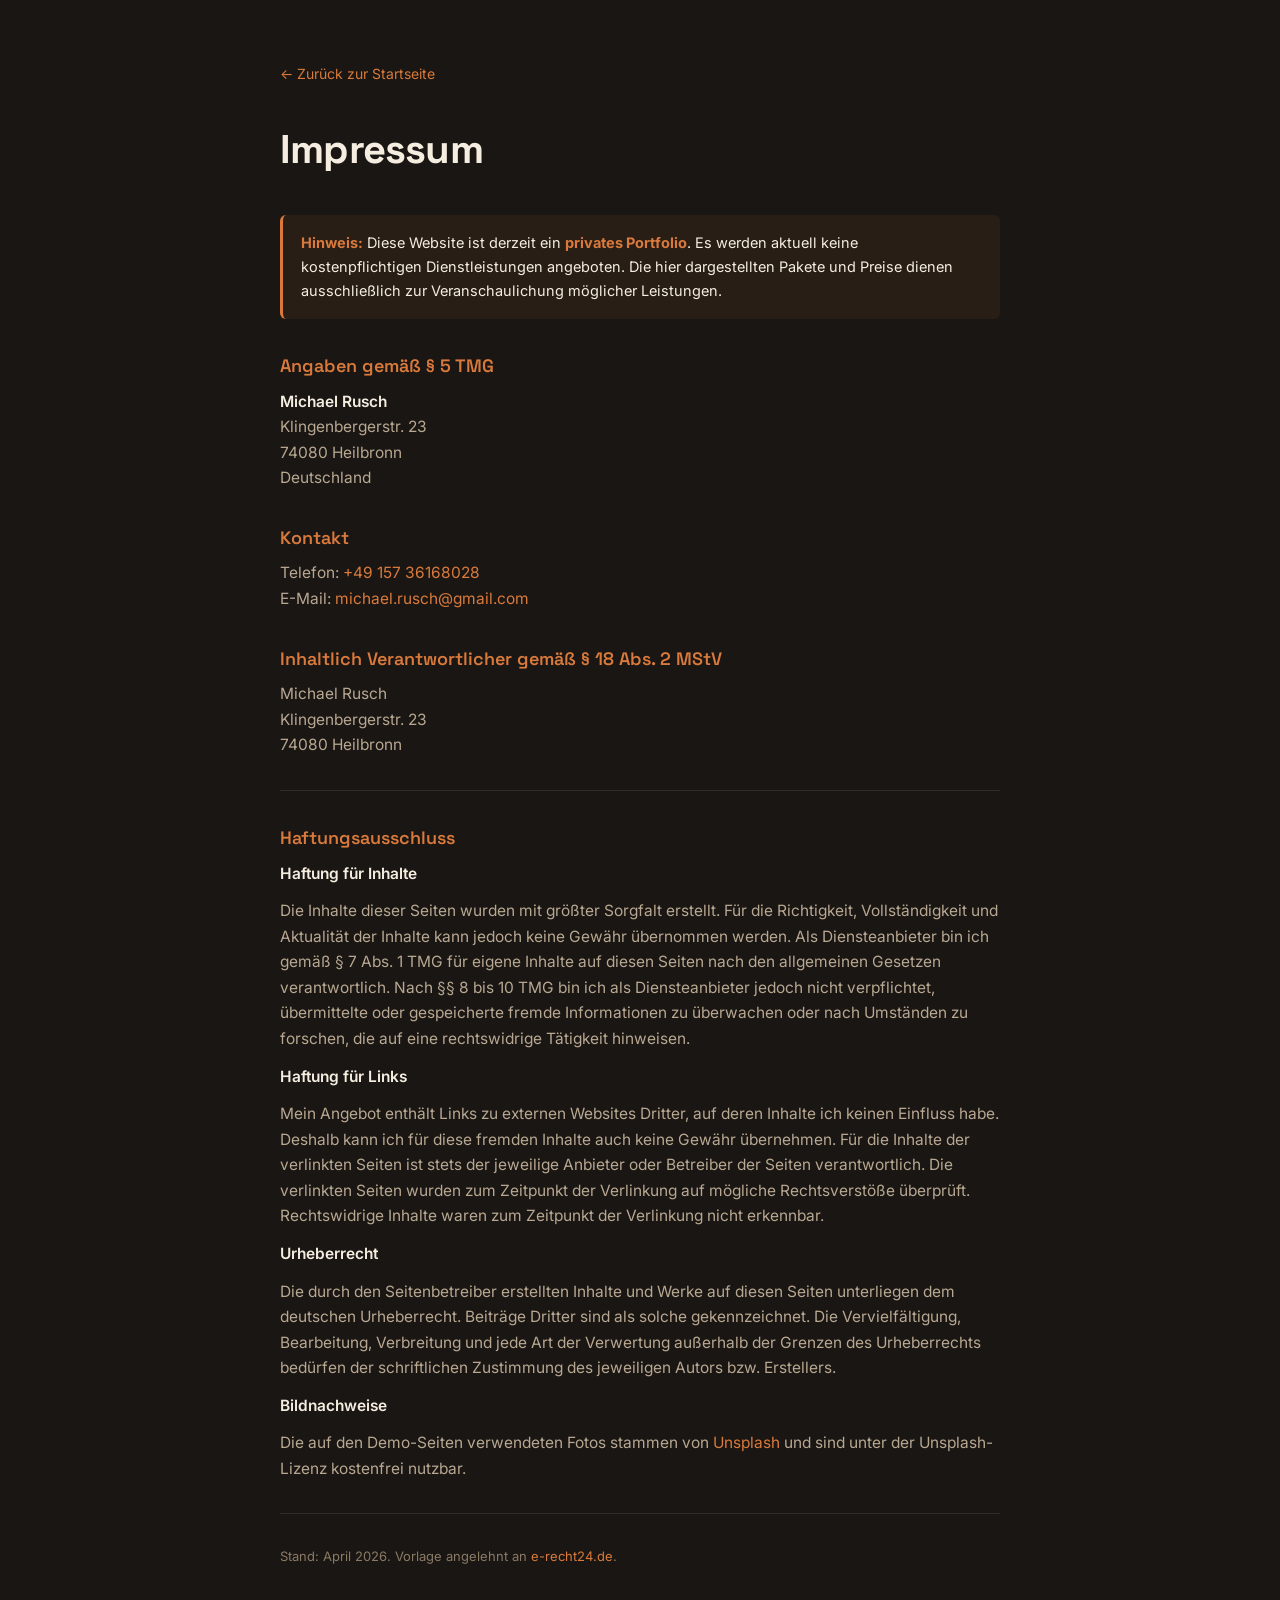
<file: impressum.html>
<!DOCTYPE html>
<html lang="de">
<head>
<meta charset="UTF-8">
<meta name="viewport" content="width=device-width, initial-scale=1.0">
<title>Impressum - Michael Rusch</title>
<meta name="description" content="Impressum von Michael Rusch, Heilbronn.">
<meta name="robots" content="noindex">
<link rel="icon" type="image/svg+xml" href="data:image/svg+xml,%3Csvg xmlns='http://www.w3.org/2000/svg' viewBox='0 0 44 44'%3E%3Cpath fill='%23d97a3c' d='M0 14 C0 5, 5 0, 14 0 L30 0 C39 0, 44 5, 44 14 L44 30 C44 39, 39 44, 30 44 L14 44 C5 44, 0 39, 0 30 Z'/%3E%3Cpath fill='white' d='M 10 30 L 10 14 L 13 14 L 17 22 L 17 30 L 14 30 L 14 19 L 13 19 Z M 22 30 L 22 22 L 26 14 L 29 14 L 29 30 L 26 30 L 26 19 L 25 19 Z'/%3E%3C/svg%3E">
<link rel="preconnect" href="https://fonts.googleapis.com">
<link rel="preconnect" href="https://fonts.gstatic.com" crossorigin>
<link href="https://fonts.googleapis.com/css2?family=Inter:wght@400;500;600;700&family=Space+Grotesk:wght@500;600;700&display=swap" rel="stylesheet">
<style>
  * { box-sizing: border-box; margin: 0; padding: 0; }
  html { -webkit-tap-highlight-color: transparent; }
  body {
    font-family: 'Inter', system-ui, sans-serif;
    background: #1a1613;
    color: #f5ede0;
    line-height: 1.65;
    padding: 60px 20px 80px;
  }
  .wrap { max-width: 720px; margin: 0 auto; }
  .back {
    display: inline-flex;
    align-items: center;
    gap: 6px;
    color: #d97a3c;
    text-decoration: none;
    font-size: 14px;
    margin-bottom: 32px;
    transition: gap 0.2s;
  }
  .back:hover { gap: 10px; }
  h1 {
    font-family: 'Space Grotesk', sans-serif;
    font-size: clamp(28px, 5vw, 40px);
    font-weight: 700;
    letter-spacing: -0.02em;
    margin-bottom: 32px;
  }
  h2 {
    font-family: 'Space Grotesk', sans-serif;
    font-size: 18px;
    font-weight: 600;
    color: #d97a3c;
    margin-top: 32px;
    margin-bottom: 8px;
  }
  p { color: #b8a892; margin-bottom: 12px; font-size: 15.5px; }
  p strong { color: #f5ede0; font-weight: 600; }
  a { color: #d97a3c; text-decoration: none; }
  a:hover { text-decoration: underline; }
  hr { border: none; border-top: 1px solid rgba(245, 237, 224, 0.1); margin: 32px 0; }
  .notice {
    background: rgba(217, 122, 60, 0.08);
    border-left: 3px solid #d97a3c;
    padding: 16px 18px;
    border-radius: 6px;
    margin: 24px 0;
    font-size: 14.5px;
  }
  .notice strong { color: #d97a3c; }
</style>
</head>
<body>
<div class="wrap">
  <a href="index.html" class="back">← Zurück zur Startseite</a>
  <h1>Impressum</h1>

  <div class="notice">
    <strong>Hinweis:</strong> Diese Website ist derzeit ein <strong>privates Portfolio</strong>. Es werden aktuell keine kostenpflichtigen Dienstleistungen angeboten. Die hier dargestellten Pakete und Preise dienen ausschließlich zur Veranschaulichung möglicher Leistungen.
  </div>

  <h2>Angaben gemäß § 5 TMG</h2>
  <p>
    <strong>Michael Rusch</strong><br>
    Klingenbergerstr. 23<br>
    74080 Heilbronn<br>
    Deutschland
  </p>

  <h2>Kontakt</h2>
  <p>
    Telefon: <a href="tel:+4915736168028">+49 157 36168028</a><br>
    E-Mail: <a href="mailto:michael.rusch@gmail.com">michael.rusch@gmail.com</a>
  </p>

  <h2>Inhaltlich Verantwortlicher gemäß § 18 Abs. 2 MStV</h2>
  <p>
    Michael Rusch<br>
    Klingenbergerstr. 23<br>
    74080 Heilbronn
  </p>

  <hr>

  <h2>Haftungsausschluss</h2>

  <p><strong>Haftung für Inhalte</strong></p>
  <p>Die Inhalte dieser Seiten wurden mit größter Sorgfalt erstellt. Für die Richtigkeit, Vollständigkeit und Aktualität der Inhalte kann jedoch keine Gewähr übernommen werden. Als Diensteanbieter bin ich gemäß § 7 Abs. 1 TMG für eigene Inhalte auf diesen Seiten nach den allgemeinen Gesetzen verantwortlich. Nach §§ 8 bis 10 TMG bin ich als Diensteanbieter jedoch nicht verpflichtet, übermittelte oder gespeicherte fremde Informationen zu überwachen oder nach Umständen zu forschen, die auf eine rechtswidrige Tätigkeit hinweisen.</p>

  <p><strong>Haftung für Links</strong></p>
  <p>Mein Angebot enthält Links zu externen Websites Dritter, auf deren Inhalte ich keinen Einfluss habe. Deshalb kann ich für diese fremden Inhalte auch keine Gewähr übernehmen. Für die Inhalte der verlinkten Seiten ist stets der jeweilige Anbieter oder Betreiber der Seiten verantwortlich. Die verlinkten Seiten wurden zum Zeitpunkt der Verlinkung auf mögliche Rechtsverstöße überprüft. Rechtswidrige Inhalte waren zum Zeitpunkt der Verlinkung nicht erkennbar.</p>

  <p><strong>Urheberrecht</strong></p>
  <p>Die durch den Seitenbetreiber erstellten Inhalte und Werke auf diesen Seiten unterliegen dem deutschen Urheberrecht. Beiträge Dritter sind als solche gekennzeichnet. Die Vervielfältigung, Bearbeitung, Verbreitung und jede Art der Verwertung außerhalb der Grenzen des Urheberrechts bedürfen der schriftlichen Zustimmung des jeweiligen Autors bzw. Erstellers.</p>

  <p><strong>Bildnachweise</strong></p>
  <p>Die auf den Demo-Seiten verwendeten Fotos stammen von <a href="https://unsplash.com" target="_blank" rel="noopener">Unsplash</a> und sind unter der Unsplash-Lizenz kostenfrei nutzbar.</p>

  <hr>

  <p style="font-size: 13px; color: #8a7a64;">Stand: April 2026. Vorlage angelehnt an <a href="https://www.e-recht24.de" target="_blank" rel="noopener">e-recht24.de</a>.</p>
</div>
</body>
</html>
</file>
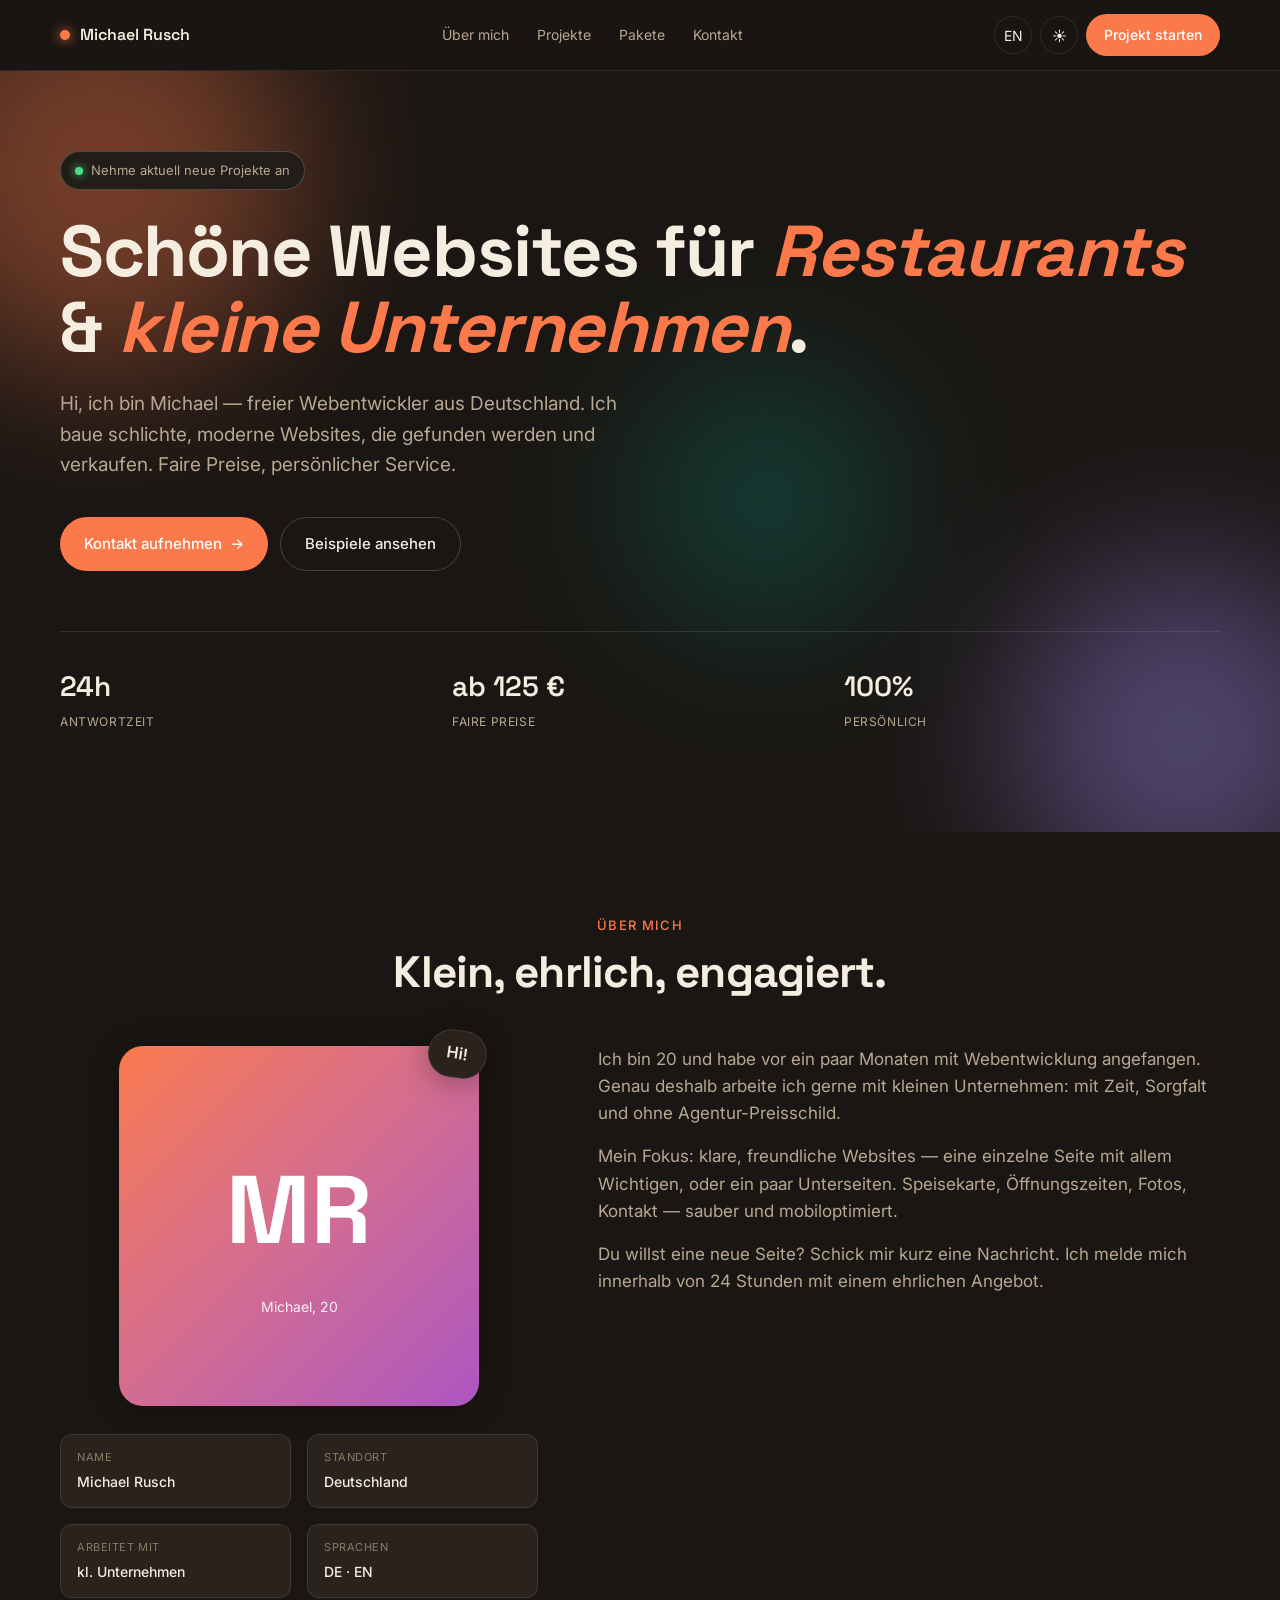
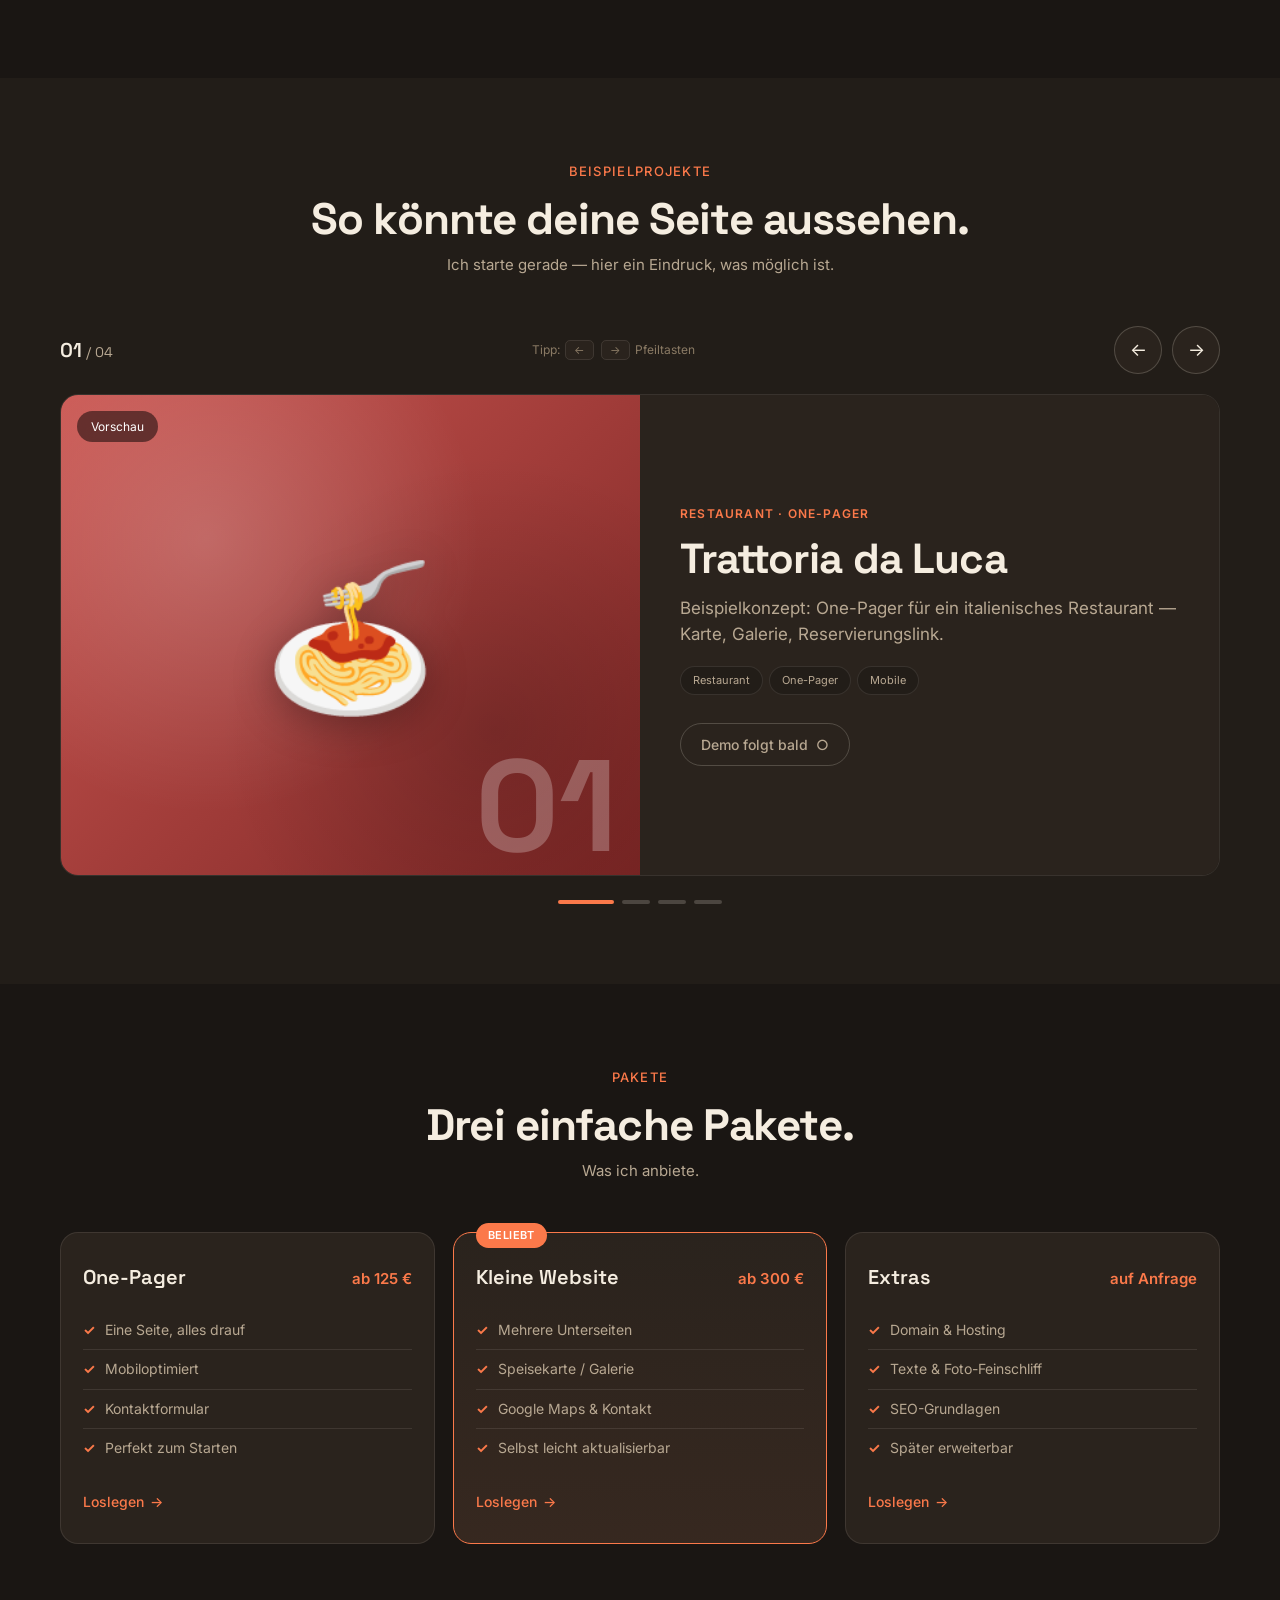
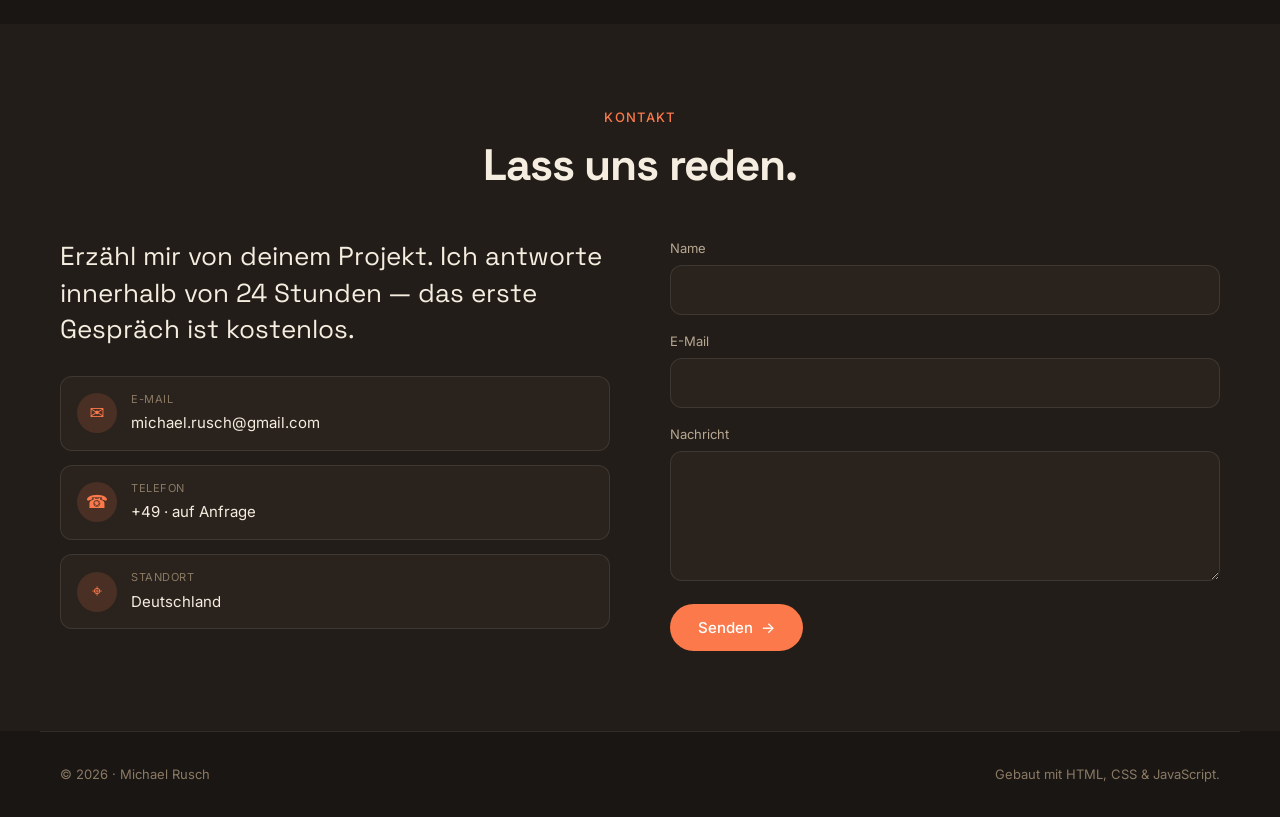
<file: index (4).html>
<!DOCTYPE html>
<html lang="de">
<head>
<meta charset="UTF-8">
<meta name="viewport" content="width=device-width, initial-scale=1.0">
<title>Michael Rusch — Freelance Webentwickler</title>
<meta name="description" content="Michael Rusch, freier Webentwickler aus Deutschland. Schöne, schlichte Websites für Restaurants, Läden und Studios. Faire Preise.">
<link rel="preconnect" href="https://fonts.googleapis.com">
<link rel="preconnect" href="https://fonts.gstatic.com" crossorigin>
<link href="https://fonts.googleapis.com/css2?family=Inter:wght@400;500;600;700&family=Space+Grotesk:wght@500;600;700&display=swap" rel="stylesheet">
<style>
  :root {
    --bg: #1a1613;
    --bg-soft: #221d18;
    --fg: #f5ede0;
    --fg-muted: #b8a892;
    --fg-faint: #8a7a64;
    --accent: oklch(0.72 0.17 40);
    --accent-soft: oklch(0.72 0.17 40 / 0.15);
    --border: rgba(245, 237, 224, 0.1);
    --border-strong: rgba(245, 237, 224, 0.2);
    --card: #2a231d;
    --shadow: 0 4px 30px rgba(0,0,0,0.3);
  }

  html.light {
    --bg: #fbf6ef;
    --bg-soft: #f5efe5;
    --fg: #1e1a17;
    --fg-muted: #5a4f43;
    --fg-faint: #8a7a64;
    --accent: oklch(0.68 0.16 40);
    --accent-soft: oklch(0.68 0.16 40 / 0.12);
    --border: rgba(30, 26, 23, 0.1);
    --border-strong: rgba(30, 26, 23, 0.2);
    --card: #ffffff;
    --shadow: 0 4px 30px rgba(0,0,0,0.06);
  }

  * { box-sizing: border-box; margin: 0; padding: 0; }

  html { scroll-behavior: smooth; -webkit-text-size-adjust: 100%; }

  body {
    font-family: 'Inter', system-ui, sans-serif;
    background: var(--bg);
    color: var(--fg);
    line-height: 1.6;
    overflow-x: hidden;
    transition: background 0.3s, color 0.3s;
  }

  img, svg { max-width: 100%; display: block; }
  a { color: inherit; text-decoration: none; }
  button { font-family: inherit; cursor: pointer; border: none; background: none; color: inherit; }

  .container {
    width: 100%;
    max-width: 1200px;
    margin: 0 auto;
    padding: 0 20px;
  }

  /* HEADER */
  .top {
    position: sticky;
    top: 0;
    z-index: 100;
    background: color-mix(in srgb, var(--bg) 85%, transparent);
    backdrop-filter: blur(12px);
    -webkit-backdrop-filter: blur(12px);
    border-bottom: 1px solid var(--border);
  }
  .top__inner {
    display: flex;
    align-items: center;
    justify-content: space-between;
    gap: 12px;
    padding: 14px 20px;
    max-width: 1200px;
    margin: 0 auto;
  }
  .brand {
    display: flex;
    align-items: center;
    gap: 10px;
    font-family: 'Space Grotesk', sans-serif;
    font-weight: 600;
    font-size: 16px;
  }
  .brand__dot {
    width: 10px; height: 10px;
    border-radius: 50%;
    background: var(--accent);
    box-shadow: 0 0 12px var(--accent);
  }
  .nav {
    display: none;
    gap: 28px;
    font-size: 14px;
    color: var(--fg-muted);
  }
  .nav a { transition: color 0.2s; }
  .nav a:hover { color: var(--fg); }
  .top__actions { display: flex; align-items: center; gap: 8px; }
  .icon-btn {
    width: 38px; height: 38px;
    border-radius: 50%;
    border: 1px solid var(--border);
    display: flex;
    align-items: center;
    justify-content: center;
    font-size: 14px;
    transition: all 0.2s;
  }
  .icon-btn:hover { border-color: var(--accent); color: var(--accent); }
  .cta-sm {
    display: none;
    padding: 10px 18px;
    border-radius: 999px;
    background: var(--accent);
    color: #fff;
    font-size: 14px;
    font-weight: 500;
    transition: transform 0.2s;
  }
  .cta-sm:hover { transform: translateY(-1px); }
  @media (min-width: 768px) {
    .nav { display: flex; }
    .cta-sm { display: inline-flex; }
  }

  /* HERO */
  .hero { position: relative; padding: 80px 0 100px; overflow: hidden; }
  .hero__bg { position: absolute; inset: 0; z-index: -1; overflow: hidden; }
  .blob {
    position: absolute;
    border-radius: 50%;
    filter: blur(80px);
    opacity: 0.4;
    animation: float 20s ease-in-out infinite;
  }
  .blob--1 { width: 400px; height: 400px; background: var(--accent); top: -100px; left: -100px; }
  .blob--2 { width: 350px; height: 350px; background: oklch(0.7 0.15 290); bottom: -80px; right: -80px; animation-delay: -7s; }
  .blob--3 { width: 250px; height: 250px; background: oklch(0.7 0.15 180); top: 40%; left: 50%; animation-delay: -14s; opacity: 0.25; }
  @keyframes float {
    0%, 100% { transform: translate(0,0) scale(1); }
    33% { transform: translate(40px, -30px) scale(1.05); }
    66% { transform: translate(-30px, 40px) scale(0.95); }
  }

  .pill {
    display: inline-flex;
    align-items: center;
    gap: 8px;
    padding: 8px 14px;
    border-radius: 999px;
    border: 1px solid var(--border-strong);
    background: var(--bg-soft);
    font-size: 13px;
    color: var(--fg-muted);
    margin-bottom: 24px;
  }
  .pill__dot {
    width: 8px; height: 8px;
    border-radius: 50%;
    background: #4ade80;
    box-shadow: 0 0 8px #4ade80;
    animation: pulse 2s ease-in-out infinite;
  }
  @keyframes pulse { 0%, 100% { opacity: 1; } 50% { opacity: 0.5; } }

  .hero__title {
    font-family: 'Space Grotesk', sans-serif;
    font-size: clamp(36px, 8vw, 72px);
    font-weight: 700;
    line-height: 1.05;
    letter-spacing: -0.02em;
    margin-bottom: 24px;
  }
  .accent-word { color: var(--accent); font-style: italic; }
  .hero__sub {
    font-size: clamp(16px, 2.5vw, 19px);
    color: var(--fg-muted);
    max-width: 600px;
    margin-bottom: 36px;
  }
  .hero__ctas { display: flex; flex-wrap: wrap; gap: 12px; margin-bottom: 60px; }
  .cta {
    display: inline-flex; align-items: center; gap: 8px;
    padding: 14px 24px; border-radius: 999px;
    font-size: 15px; font-weight: 500;
    transition: all 0.2s; white-space: nowrap;
  }
  .cta--primary { background: var(--accent); color: #fff; }
  .cta--primary:hover { transform: translateY(-2px); box-shadow: 0 8px 24px var(--accent-soft); }
  .cta--ghost { border: 1px solid var(--border-strong); color: var(--fg); }
  .cta--ghost:hover { border-color: var(--accent); color: var(--accent); }

  .hero__trust {
    display: grid;
    grid-template-columns: repeat(3, 1fr);
    gap: 16px;
    padding-top: 32px;
    border-top: 1px solid var(--border);
  }
  .trust__num {
    font-family: 'Space Grotesk', sans-serif;
    font-size: clamp(20px, 4vw, 28px);
    font-weight: 600;
    margin-bottom: 4px;
  }
  .trust__label {
    font-size: 12px;
    color: var(--fg-muted);
    text-transform: uppercase;
    letter-spacing: 0.05em;
  }

  /* SECTIONS */
  .sec { padding: 80px 0; }
  .sec--soft { background: var(--bg-soft); }
  .sh { margin-bottom: 48px; text-align: center; }
  .sh__eyebrow {
    display: inline-block;
    font-size: 13px;
    color: var(--accent);
    text-transform: uppercase;
    letter-spacing: 0.1em;
    margin-bottom: 12px;
    font-weight: 500;
  }
  .sh__title {
    font-family: 'Space Grotesk', sans-serif;
    font-size: clamp(28px, 5vw, 44px);
    font-weight: 700;
    letter-spacing: -0.02em;
    line-height: 1.15;
    margin-bottom: 8px;
  }
  .sh__note { color: var(--fg-muted); font-size: 15px; }

  /* ABOUT */
  .about { display: grid; gap: 40px; }
  @media (min-width: 768px) {
    .about { grid-template-columns: 1fr 1.3fr; gap: 60px; align-items: start; }
  }
  .portrait { position: relative; aspect-ratio: 1; max-width: 360px; margin: 0 auto; }
  .portrait__frame {
    width: 100%; height: 100%;
    border-radius: 24px;
    background: linear-gradient(135deg, var(--accent), oklch(0.6 0.18 320));
    display: flex; flex-direction: column;
    align-items: center; justify-content: center;
    color: #fff;
    box-shadow: var(--shadow);
  }
  .portrait__initials { font-family: 'Space Grotesk', sans-serif; font-size: 96px; font-weight: 700; }
  .portrait__caption { font-size: 14px; margin-top: 8px; opacity: 0.9; }
  .portrait__sticker {
    position: absolute; top: -16px; right: -8px;
    background: var(--card); color: var(--fg);
    padding: 10px 18px; border-radius: 999px;
    font-weight: 600; transform: rotate(8deg);
    box-shadow: var(--shadow);
    border: 1px solid var(--border);
  }
  .facts {
    display: grid;
    grid-template-columns: 1fr 1fr;
    gap: 16px;
    margin-top: 28px;
  }
  .facts > div {
    padding: 14px 16px;
    border-radius: 12px;
    background: var(--card);
    border: 1px solid var(--border);
  }
  .facts dt {
    font-size: 11px;
    color: var(--fg-faint);
    text-transform: uppercase;
    letter-spacing: 0.05em;
    margin-bottom: 4px;
  }
  .facts dd { font-size: 14px; font-weight: 500; }
  .about__text p {
    color: var(--fg-muted);
    margin-bottom: 16px;
    font-size: clamp(15px, 2vw, 17px);
  }

  /* ============ CAROUSEL ============ */
  .carousel {
    position: relative;
  }
  .carousel__top {
    display: flex;
    justify-content: space-between;
    align-items: center;
    gap: 16px;
    margin-bottom: 20px;
    flex-wrap: wrap;
  }
  .carousel__counter {
    font-family: 'Space Grotesk', sans-serif;
    font-size: 14px;
    color: var(--fg-muted);
  }
  .carousel__counter strong {
    color: var(--fg);
    font-weight: 600;
    font-size: 20px;
  }
  .carousel__nav { display: flex; gap: 10px; }
  .carousel__btn {
    width: 48px; height: 48px;
    border-radius: 50%;
    border: 1px solid var(--border-strong);
    background: var(--card);
    color: var(--fg);
    font-size: 18px;
    display: flex;
    align-items: center;
    justify-content: center;
    transition: all 0.2s;
  }
  .carousel__btn:hover:not(:disabled) {
    background: var(--accent);
    border-color: var(--accent);
    color: #fff;
    transform: translateY(-2px);
  }
  .carousel__btn:disabled { opacity: 0.3; cursor: not-allowed; }
  .carousel__hint {
    font-size: 12px;
    color: var(--fg-faint);
    display: none;
  }
  @media (min-width: 700px) { .carousel__hint { display: inline; } }
  .carousel__hint kbd {
    background: var(--card);
    border: 1px solid var(--border);
    padding: 2px 8px;
    margin: 0 2px;
    border-radius: 5px;
    font-size: 11px;
    font-family: inherit;
  }

  .carousel__viewport {
    overflow: hidden;
    border-radius: 18px;
    border: 1px solid var(--border);
  }
  .carousel__track {
    display: flex;
    transition: transform 0.5s cubic-bezier(0.65, 0, 0.35, 1);
    will-change: transform;
  }
  .slide {
    flex: 0 0 100%;
    min-width: 0;
    background: var(--card);
    display: grid;
    grid-template-columns: 1fr;
  }
  @media (min-width: 800px) {
    .slide { grid-template-columns: 1fr 1fr; }
  }

  .slide__preview {
    aspect-ratio: 4/3;
    background: linear-gradient(135deg, oklch(0.6 0.15 var(--hue, 40)), oklch(0.4 0.12 var(--hue, 40)));
    position: relative;
    overflow: hidden;
    display: flex;
    align-items: center;
    justify-content: center;
  }
  @media (min-width: 800px) {
    .slide__preview { aspect-ratio: auto; min-height: 480px; }
  }
  .slide__preview::before {
    content: '';
    position: absolute;
    inset: 0;
    background-image:
      radial-gradient(circle at 25% 30%, rgba(255,255,255,0.18) 0%, transparent 50%),
      radial-gradient(circle at 75% 70%, rgba(0,0,0,0.18) 0%, transparent 50%);
  }
  .slide__emoji {
    font-size: clamp(80px, 16vw, 140px);
    filter: drop-shadow(0 8px 20px rgba(0,0,0,0.3));
    position: relative;
    z-index: 1;
  }
  .slide__preview img {
    position: absolute;
    inset: 0;
    width: 100%;
    height: 100%;
    object-fit: cover;
    z-index: 2;
  }
  .slide__tag {
    position: absolute;
    top: 16px; left: 16px;
    background: rgba(0,0,0,0.5);
    color: #fff;
    padding: 6px 14px;
    border-radius: 999px;
    font-size: 12px;
    backdrop-filter: blur(8px);
    -webkit-backdrop-filter: blur(8px);
    z-index: 3;
  }
  .slide__num-big {
    position: absolute;
    bottom: 14px;
    right: 22px;
    font-family: 'Space Grotesk', sans-serif;
    font-weight: 700;
    font-size: clamp(70px, 12vw, 130px);
    line-height: 0.85;
    color: rgba(255,255,255,0.25);
    z-index: 1;
    pointer-events: none;
  }

  .slide__body {
    padding: 32px 28px;
    display: flex;
    flex-direction: column;
    justify-content: center;
    gap: 14px;
    min-height: 280px;
  }
  @media (min-width: 800px) {
    .slide__body { padding: 48px 40px; }
  }
  .slide__cat {
    font-size: 12px;
    color: var(--accent);
    text-transform: uppercase;
    letter-spacing: 0.1em;
    font-weight: 600;
  }
  .slide__name {
    font-family: 'Space Grotesk', sans-serif;
    font-size: clamp(28px, 4vw, 42px);
    font-weight: 700;
    line-height: 1.05;
    letter-spacing: -0.02em;
  }
  .slide__sum {
    color: var(--fg-muted);
    font-size: clamp(15px, 1.8vw, 17px);
    line-height: 1.55;
  }
  .slide__chips {
    display: flex;
    gap: 6px;
    flex-wrap: wrap;
    margin-top: 4px;
  }
  .slide__chip {
    padding: 5px 12px;
    border-radius: 999px;
    background: var(--bg-soft);
    border: 1px solid var(--border);
    font-size: 11px;
    color: var(--fg-muted);
  }
  .slide__view {
    margin-top: 14px;
    align-self: flex-start;
    display: inline-flex;
    align-items: center;
    gap: 8px;
    padding: 12px 20px;
    border-radius: 999px;
    background: var(--accent);
    color: #fff;
    font-size: 14px;
    font-weight: 500;
    transition: all 0.2s;
    cursor: pointer;
  }
  .slide__view:hover { transform: translateY(-2px); box-shadow: 0 8px 24px var(--accent-soft); }
  .slide__view--soon {
    background: transparent;
    color: var(--fg-muted);
    border: 1px solid var(--border-strong);
    cursor: default;
  }
  .slide__view--soon:hover {
    transform: none;
    box-shadow: none;
    border-color: var(--accent);
    color: var(--accent);
  }

  .slide__preview--open {
    background: var(--bg-soft);
    background-image:
      repeating-linear-gradient(45deg,
        transparent 0,
        transparent 18px,
        var(--border) 18px,
        var(--border) 19px
      );
  }
  .slide__preview--open::before { display: none; }
  .slide__preview--open .slide__emoji {
    color: var(--fg-muted);
  }

  .carousel__dots {
    display: flex;
    justify-content: center;
    gap: 8px;
    margin-top: 24px;
  }
  .carousel__dot {
    width: 28px; height: 4px;
    border-radius: 2px;
    background: var(--border-strong);
    transition: all 0.3s;
    cursor: pointer;
  }
  .carousel__dot:hover { background: var(--fg-muted); }
  .carousel__dot.is-active {
    background: var(--accent);
    width: 56px;
  }

  /* ============ MODAL ============ */
  .modal {
    position: fixed;
    inset: 0;
    background: rgba(0,0,0,0.85);
    z-index: 200;
    display: none;
    align-items: center;
    justify-content: center;
    padding: 20px;
    backdrop-filter: blur(6px);
    -webkit-backdrop-filter: blur(6px);
  }
  .modal.is-open { display: flex; animation: modalIn 0.25s ease; }
  @keyframes modalIn { from { opacity: 0; } to { opacity: 1; } }

  .modal__close {
    position: absolute;
    top: 20px; right: 20px;
    width: 44px; height: 44px;
    border-radius: 50%;
    background: var(--card);
    color: var(--fg);
    border: 1px solid var(--border-strong);
    font-size: 22px;
    cursor: pointer;
    z-index: 2;
    display: flex;
    align-items: center;
    justify-content: center;
    transition: all 0.2s;
  }
  .modal__close:hover {
    background: var(--accent);
    color: #fff;
    border-color: var(--accent);
  }

  .modal__frame {
    width: 100%;
    max-width: 1100px;
    height: 90vh;
    max-height: 800px;
    background: var(--card);
    border-radius: 18px;
    overflow: hidden;
    border: 1px solid var(--border-strong);
    display: flex;
    flex-direction: column;
    box-shadow: 0 20px 60px rgba(0,0,0,0.6);
  }
  .modal__bar {
    flex-shrink: 0;
    background: var(--bg-soft);
    border-bottom: 1px solid var(--border);
    padding: 10px 14px;
    display: flex;
    align-items: center;
    gap: 10px;
  }
  .modal__dots { display: flex; gap: 6px; }
  .modal__dots span {
    width: 12px; height: 12px;
    border-radius: 50%;
    background: var(--border-strong);
    opacity: 0.6;
  }
  .modal__url {
    flex: 1;
    background: var(--bg);
    padding: 6px 14px;
    border-radius: 8px;
    font-size: 12px;
    color: var(--fg-muted);
    overflow: hidden;
    text-overflow: ellipsis;
    white-space: nowrap;
    text-align: center;
  }
  .modal__content {
    flex: 1;
    overflow: auto;
    background: #fff;
  }
  .modal__content iframe {
    width: 100%;
    height: 100%;
    border: none;
    display: block;
  }
  .modal__placeholder {
    display: flex;
    flex-direction: column;
    align-items: center;
    justify-content: center;
    height: 100%;
    padding: 40px 20px;
    text-align: center;
    background: var(--card);
    color: var(--fg);
  }
  .modal__placeholder__big { font-size: 80px; margin-bottom: 20px; }
  .modal__placeholder__title {
    font-family: 'Space Grotesk', sans-serif;
    font-size: clamp(24px, 4vw, 36px);
    font-weight: 700;
    margin-bottom: 12px;
  }
  .modal__placeholder__sub {
    font-size: 16px;
    color: var(--fg-muted);
    max-width: 480px;
    line-height: 1.5;
  }
  .modal__placeholder__sub strong { color: var(--accent); font-weight: 600; }

  /* SERVICES */
  .stack { display: grid; grid-template-columns: 1fr; gap: 18px; }
  @media (min-width: 768px) { .stack { grid-template-columns: repeat(3, 1fr); } }
  .stack__col {
    position: relative;
    background: var(--card);
    border: 1px solid var(--border);
    border-radius: 18px;
    padding: 28px 22px;
    transition: transform 0.2s, border-color 0.2s;
  }
  .stack__col:hover { border-color: var(--accent); }
  .stack__col.is-featured {
    border-color: var(--accent);
    background: linear-gradient(180deg, var(--card), color-mix(in srgb, var(--accent) 6%, var(--card)));
  }
  .stack__tag {
    position: absolute;
    top: -10px; left: 22px;
    background: var(--accent); color: #fff;
    padding: 4px 12px; border-radius: 999px;
    font-size: 11px; font-weight: 600;
    text-transform: uppercase;
    letter-spacing: 0.05em;
  }
  .stack__head {
    display: flex;
    justify-content: space-between;
    align-items: baseline;
    margin-bottom: 18px;
    gap: 8px; flex-wrap: wrap;
  }
  .stack__name { font-family: 'Space Grotesk', sans-serif; font-size: 20px; font-weight: 600; }
  .stack__price { color: var(--accent); font-weight: 600; font-size: 15px; }
  .stack__col ul { list-style: none; margin-bottom: 22px; }
  .stack__col li {
    display: flex; gap: 10px;
    padding: 8px 0; font-size: 14px;
    color: var(--fg-muted);
    border-bottom: 1px solid var(--border);
  }
  .stack__col li:last-child { border-bottom: none; }
  .stack__check { color: var(--accent); font-weight: 700; flex-shrink: 0; }
  .stack__cta {
    display: inline-flex; align-items: center; gap: 6px;
    color: var(--accent); font-weight: 500;
    font-size: 14px; transition: gap 0.2s;
  }
  .stack__cta:hover { gap: 10px; }

  /* CONTACT */
  .contact { display: grid; gap: 40px; }
  @media (min-width: 768px) { .contact { grid-template-columns: 1fr 1fr; gap: 60px; } }
  .contact__big {
    font-family: 'Space Grotesk', sans-serif;
    font-size: clamp(20px, 3vw, 26px);
    line-height: 1.4;
    margin-bottom: 28px;
  }
  .contact__links { display: flex; flex-direction: column; gap: 14px; }
  .contact__link {
    display: flex; align-items: center; gap: 14px;
    padding: 14px 16px;
    border-radius: 12px;
    background: var(--card);
    border: 1px solid var(--border);
    transition: border-color 0.2s, transform 0.2s;
  }
  .contact__link:hover { border-color: var(--accent); transform: translateX(4px); }
  .contact__icon {
    width: 40px; height: 40px;
    border-radius: 50%;
    background: var(--accent-soft);
    color: var(--accent);
    display: flex; align-items: center; justify-content: center;
    font-size: 18px; flex-shrink: 0;
  }
  .contact__label {
    display: block;
    font-size: 11px;
    color: var(--fg-faint);
    text-transform: uppercase;
    letter-spacing: 0.05em;
    margin-bottom: 2px;
  }
  .contact__value { font-size: 15px; word-break: break-word; }

  /* FORM */
  .form { display: flex; flex-direction: column; gap: 16px; }
  .field label { display: block; font-size: 13px; color: var(--fg-muted); margin-bottom: 6px; }
  .field input, .field textarea {
    width: 100%;
    padding: 14px 16px;
    border-radius: 12px;
    background: var(--card);
    border: 1px solid var(--border);
    color: var(--fg);
    font-size: 16px;
    font-family: inherit;
    transition: border-color 0.2s;
  }
  .field input:focus, .field textarea:focus { outline: none; border-color: var(--accent); }
  .field textarea { resize: vertical; min-height: 120px; }
  .form__submit {
    align-self: flex-start;
    padding: 14px 28px;
    border-radius: 999px;
    background: var(--accent);
    color: #fff;
    font-weight: 500;
    font-size: 15px;
    transition: transform 0.2s;
    display: inline-flex;
    align-items: center;
    gap: 8px;
  }
  .form__submit:hover { transform: translateY(-2px); }

  /* FOOTER */
  .footer {
    padding: 32px 20px;
    text-align: center;
    color: var(--fg-faint);
    font-size: 13px;
    border-top: 1px solid var(--border);
    display: flex;
    flex-direction: column;
    gap: 8px;
  }
  @media (min-width: 600px) {
    .footer {
      flex-direction: row;
      justify-content: space-between;
      max-width: 1200px;
      margin: 0 auto;
    }
  }

  /* REVEAL */
  [data-reveal] {
    opacity: 0;
    transform: translateY(20px);
    transition: opacity 0.6s ease, transform 0.6s ease;
  }
  [data-reveal].is-in { opacity: 1; transform: none; }

  @media (prefers-reduced-motion: reduce) {
    *, *::before, *::after {
      animation-duration: 0.01ms !important;
      transition-duration: 0.01ms !important;
    }
    [data-reveal] { opacity: 1; transform: none; }
  }
</style>
</head>
<body>

<header class="top">
  <div class="top__inner">
    <a href="#top" class="brand">
      <span class="brand__dot"></span>
      <span>Michael Rusch</span>
    </a>
    <nav class="nav">
      <a href="#about" data-i18n="nav.about">Über mich</a>
      <a href="#projects" data-i18n="nav.work">Projekte</a>
      <a href="#skills" data-i18n="nav.stack">Pakete</a>
      <a href="#contact" data-i18n="nav.contact">Kontakt</a>
    </nav>
    <div class="top__actions">
      <button class="icon-btn" id="langBtn" aria-label="Sprache wechseln">EN</button>
      <button class="icon-btn" id="themeBtn" aria-label="Theme wechseln">☀</button>
      <a href="#contact" class="cta-sm" data-i18n="nav.start">Projekt starten</a>
    </div>
  </div>
</header>

<section id="top" class="hero">
  <div class="hero__bg" aria-hidden="true">
    <div class="blob blob--1"></div>
    <div class="blob blob--2"></div>
    <div class="blob blob--3"></div>
  </div>
  <div class="container">
    <div class="pill" data-reveal>
      <span class="pill__dot"></span>
      <span data-i18n="hero.pill">Nehme aktuell neue Projekte an</span>
    </div>
    <h1 class="hero__title" data-reveal>
      <span data-i18n="hero.t1">Schöne Websites für </span><span class="accent-word" data-i18n="hero.t2">Restaurants</span><span> &amp; </span><span class="accent-word" data-i18n="hero.t3">kleine Unternehmen</span><span>.</span>
    </h1>
    <p class="hero__sub" data-reveal data-i18n="hero.sub">
      Hi, ich bin Michael — freier Webentwickler aus Deutschland. Ich baue schlichte, moderne Websites, die gefunden werden und verkaufen. Faire Preise, persönlicher Service.
    </p>
    <div class="hero__ctas" data-reveal>
      <a href="#contact" class="cta cta--primary"><span data-i18n="hero.cta1">Kontakt aufnehmen</span> →</a>
      <a href="#projects" class="cta cta--ghost" data-i18n="hero.cta2">Beispiele ansehen</a>
    </div>
    <div class="hero__trust" data-reveal>
      <div>
        <div class="trust__num">24h</div>
        <div class="trust__label" data-i18n="trust.1">Antwortzeit</div>
      </div>
      <div>
        <div class="trust__num" data-i18n="trust.2num">ab 125 €</div>
        <div class="trust__label" data-i18n="trust.2">Faire Preise</div>
      </div>
      <div>
        <div class="trust__num">100%</div>
        <div class="trust__label" data-i18n="trust.3">Persönlich</div>
      </div>
    </div>
  </div>
</section>

<section id="about" class="sec">
  <div class="container">
    <header class="sh" data-reveal>
      <span class="sh__eyebrow" data-i18n="about.eyebrow">Über mich</span>
      <h2 class="sh__title" data-i18n="about.title">Klein, ehrlich, engagiert.</h2>
    </header>
    <div class="about">
      <div data-reveal>
        <div class="portrait">
          <div class="portrait__frame">
            <span class="portrait__initials">MR</span>
            <span class="portrait__caption" data-i18n="about.cap">Michael, 20</span>
          </div>
          <span class="portrait__sticker">Hi!</span>
        </div>
        <dl class="facts">
          <div><dt data-i18n="facts.name">Name</dt><dd>Michael Rusch</dd></div>
          <div><dt data-i18n="facts.based">Standort</dt><dd data-i18n="facts.basedV">Deutschland</dd></div>
          <div><dt data-i18n="facts.works">Arbeitet mit</dt><dd data-i18n="facts.worksV">kl. Unternehmen</dd></div>
          <div><dt data-i18n="facts.lang">Sprachen</dt><dd>DE · EN</dd></div>
        </dl>
      </div>
      <div class="about__text">
        <p data-reveal data-i18n="about.p1">Ich bin 20 und habe vor ein paar Monaten mit Webentwicklung angefangen. Genau deshalb arbeite ich gerne mit kleinen Unternehmen: mit Zeit, Sorgfalt und ohne Agentur-Preisschild.</p>
        <p data-reveal data-i18n="about.p2">Mein Fokus: klare, freundliche Websites — eine einzelne Seite mit allem Wichtigen, oder ein paar Unterseiten. Speisekarte, Öffnungszeiten, Fotos, Kontakt — sauber und mobiloptimiert.</p>
        <p data-reveal data-i18n="about.p3">Du willst eine neue Seite? Schick mir kurz eine Nachricht. Ich melde mich innerhalb von 24 Stunden mit einem ehrlichen Angebot.</p>
      </div>
    </div>
  </div>
</section>

<!-- ============ PROJECTS / CAROUSEL ============ -->
<section id="projects" class="sec sec--soft">
  <div class="container">
    <header class="sh" data-reveal>
      <span class="sh__eyebrow" data-i18n="proj.eyebrow">Beispielprojekte</span>
      <h2 class="sh__title" data-i18n="proj.title">So könnte deine Seite aussehen.</h2>
      <span class="sh__note" data-i18n="proj.note">Ich starte gerade — hier ein Eindruck, was möglich ist.</span>
    </header>

    <div class="carousel" data-reveal>
      <div class="carousel__top">
        <div class="carousel__counter">
          <strong id="cIdx">01</strong> / <span id="cTotal">04</span>
        </div>
        <div class="carousel__hint">
          <span data-i18n="car.tip">Tipp:</span> <kbd>←</kbd> <kbd>→</kbd> <span data-i18n="car.keys">Pfeiltasten</span>
        </div>
        <div class="carousel__nav">
          <button class="carousel__btn" id="cPrev" aria-label="Vorheriges Beispiel">←</button>
          <button class="carousel__btn" id="cNext" aria-label="Nächstes Beispiel">→</button>
        </div>
      </div>

      <div class="carousel__viewport" id="cViewport">
        <div class="carousel__track" id="cTrack">

          <article class="slide">
            <div class="slide__preview" style="--hue: 25;" data-emoji="🍝">
              <span class="slide__tag" data-i18n="car.preview">Vorschau</span>
              <span class="slide__emoji">🍝</span>
              <span class="slide__num-big">01</span>
              <!-- HIER später: <img src="screenshots/trattoria.jpg" alt=""> -->
            </div>
            <div class="slide__body">
              <span class="slide__cat" data-i18n="proj.b1">Restaurant · One-Pager</span>
              <h3 class="slide__name">Trattoria da Luca</h3>
              <p class="slide__sum" data-i18n="proj.s1">Beispielkonzept: One-Pager für ein italienisches Restaurant — Karte, Galerie, Reservierungslink.</p>
              <div class="slide__chips">
                <span class="slide__chip">Restaurant</span>
                <span class="slide__chip">One-Pager</span>
                <span class="slide__chip">Mobile</span>
              </div>
              <button class="slide__view slide__view--soon" data-demo="" type="button">
                <span data-i18n="car.soon">Demo folgt bald</span> ○
              </button>
            </div>
          </article>

          <article class="slide">
            <div class="slide__preview" style="--hue: 330;" data-emoji="🌷">
              <span class="slide__tag" data-i18n="car.preview">Vorschau</span>
              <span class="slide__emoji">🌷</span>
              <span class="slide__num-big">02</span>
            </div>
            <div class="slide__body">
              <span class="slide__cat" data-i18n="proj.b2">Blumenladen · Kleine Seite</span>
              <h3 class="slide__name">Blumen Meier</h3>
              <p class="slide__sum" data-i18n="proj.s2">Beispiel: Start, Produkte, Öffnungszeiten, Kontakt — schlicht und persönlich.</p>
              <div class="slide__chips">
                <span class="slide__chip">Laden</span>
                <span class="slide__chip">3 Seiten</span>
                <span class="slide__chip">SEO</span>
              </div>
              <button class="slide__view slide__view--soon" data-demo="" type="button">
                <span data-i18n="car.soon">Demo folgt bald</span> ○
              </button>
            </div>
          </article>

          <article class="slide">
            <div class="slide__preview" style="--hue: 150;" data-emoji="🧘">
              <span class="slide__tag" data-i18n="car.preview">Vorschau</span>
              <span class="slide__emoji">🧘</span>
              <span class="slide__num-big">03</span>
            </div>
            <div class="slide__body">
              <span class="slide__cat" data-i18n="proj.b3">Studio · One-Pager</span>
              <h3 class="slide__name">Yoga mit Sarah</h3>
              <p class="slide__sum" data-i18n="proj.s3">Beispiel: Kurse, Preise, über Sarah, Kontakt — ruhig und warm im Look.</p>
              <div class="slide__chips">
                <span class="slide__chip">Studio</span>
                <span class="slide__chip">One-Pager</span>
                <span class="slide__chip">Buchung</span>
              </div>
              <button class="slide__view slide__view--soon" data-demo="" type="button">
                <span data-i18n="car.soon">Demo folgt bald</span> ○
              </button>
            </div>
          </article>

          <article class="slide">
            <div class="slide__preview slide__preview--open" data-emoji="✨">
              <span class="slide__tag" data-i18n="car.open">Frei</span>
              <span class="slide__emoji">✨</span>
            </div>
            <div class="slide__body">
              <span class="slide__cat" data-i18n="proj.b4">Freier Platz</span>
              <h3 class="slide__name" data-i18n="proj.t4">Dein Projekt?</h3>
              <p class="slide__sum" data-i18n="proj.s4">Platz für dein Projekt. Erzähl mir von deinem Laden, Studio oder Café.</p>
              <div class="slide__chips">
                <span class="slide__chip" data-i18n="proj.tag4">Frei</span>
              </div>
              <a href="#contact" class="slide__view">
                <span data-i18n="car.start">Projekt anfragen</span> →
              </a>
            </div>
          </article>

        </div>
      </div>

      <div class="carousel__dots" id="cDots"></div>
    </div>
  </div>
</section>

<section id="skills" class="sec">
  <div class="container">
    <header class="sh" data-reveal>
      <span class="sh__eyebrow" data-i18n="srv.eyebrow">Pakete</span>
      <h2 class="sh__title" data-i18n="srv.title">Drei einfache Pakete.</h2>
      <span class="sh__note" data-i18n="srv.note">Was ich anbiete.</span>
    </header>
    <div class="stack">
      <div class="stack__col" data-reveal>
        <div class="stack__head">
          <span class="stack__name">One-Pager</span>
          <span class="stack__price" data-i18n="srv.p1">ab 125 €</span>
        </div>
        <ul>
          <li><span class="stack__check">✓</span><span data-i18n="srv.1a">Eine Seite, alles drauf</span></li>
          <li><span class="stack__check">✓</span><span data-i18n="srv.1b">Mobiloptimiert</span></li>
          <li><span class="stack__check">✓</span><span data-i18n="srv.1c">Kontaktformular</span></li>
          <li><span class="stack__check">✓</span><span data-i18n="srv.1d">Perfekt zum Starten</span></li>
        </ul>
        <a href="#contact" class="stack__cta"><span data-i18n="srv.cta">Loslegen</span> →</a>
      </div>

      <div class="stack__col is-featured" data-reveal>
        <span class="stack__tag" data-i18n="srv.popular">Beliebt</span>
        <div class="stack__head">
          <span class="stack__name" data-i18n="srv.n2">Kleine Website</span>
          <span class="stack__price" data-i18n="srv.p2">ab 300 €</span>
        </div>
        <ul>
          <li><span class="stack__check">✓</span><span data-i18n="srv.2a">Mehrere Unterseiten</span></li>
          <li><span class="stack__check">✓</span><span data-i18n="srv.2b">Speisekarte / Galerie</span></li>
          <li><span class="stack__check">✓</span><span data-i18n="srv.2c">Google Maps &amp; Kontakt</span></li>
          <li><span class="stack__check">✓</span><span data-i18n="srv.2d">Selbst leicht aktualisierbar</span></li>
        </ul>
        <a href="#contact" class="stack__cta"><span data-i18n="srv.cta">Loslegen</span> →</a>
      </div>

      <div class="stack__col" data-reveal>
        <div class="stack__head">
          <span class="stack__name" data-i18n="srv.n3">Extras</span>
          <span class="stack__price" data-i18n="srv.p3">auf Anfrage</span>
        </div>
        <ul>
          <li><span class="stack__check">✓</span><span data-i18n="srv.3a">Domain &amp; Hosting</span></li>
          <li><span class="stack__check">✓</span><span data-i18n="srv.3b">Texte &amp; Foto-Feinschliff</span></li>
          <li><span class="stack__check">✓</span><span data-i18n="srv.3c">SEO-Grundlagen</span></li>
          <li><span class="stack__check">✓</span><span data-i18n="srv.3d">Später erweiterbar</span></li>
        </ul>
        <a href="#contact" class="stack__cta"><span data-i18n="srv.cta">Loslegen</span> →</a>
      </div>
    </div>
  </div>
</section>

<section id="contact" class="sec sec--soft">
  <div class="container">
    <header class="sh" data-reveal>
      <span class="sh__eyebrow" data-i18n="ct.eyebrow">Kontakt</span>
      <h2 class="sh__title" data-i18n="ct.title">Lass uns reden.</h2>
    </header>
    <div class="contact">
      <div data-reveal>
        <p class="contact__big" data-i18n="ct.big">Erzähl mir von deinem Projekt. Ich antworte innerhalb von 24 Stunden — das erste Gespräch ist kostenlos.</p>
        <div class="contact__links">
          <a href="mailto:michael.rusch@gmail.com" class="contact__link">
            <span class="contact__icon">✉</span>
            <span>
              <span class="contact__label">E-Mail</span>
              <span class="contact__value">michael.rusch@gmail.com</span>
            </span>
          </a>
          <a href="tel:+4900000000" class="contact__link">
            <span class="contact__icon">☎</span>
            <span>
              <span class="contact__label" data-i18n="ct.phone">Telefon</span>
              <span class="contact__value" data-i18n="ct.phoneV">+49 · auf Anfrage</span>
            </span>
          </a>
          <div class="contact__link">
            <span class="contact__icon">⌖</span>
            <span>
              <span class="contact__label" data-i18n="ct.based">Standort</span>
              <span class="contact__value" data-i18n="ct.basedV">Deutschland</span>
            </span>
          </div>
        </div>
      </div>
      <form class="form" id="contactForm">
        <div class="field">
          <label for="f-name" data-i18n="form.name">Name</label>
          <input id="f-name" name="name" type="text" autocomplete="name" required>
        </div>
        <div class="field">
          <label for="f-email">E-Mail</label>
          <input id="f-email" name="email" type="email" autocomplete="email" required>
        </div>
        <div class="field">
          <label for="f-msg" data-i18n="form.msg">Nachricht</label>
          <textarea id="f-msg" name="message" rows="5" required></textarea>
        </div>
        <button type="submit" class="form__submit"><span data-i18n="form.send">Senden</span> →</button>
      </form>
    </div>
  </div>
</section>

<footer class="footer">
  <div>© 2026 · Michael Rusch</div>
  <div data-i18n="ft.built">Gebaut mit HTML, CSS &amp; JavaScript.</div>
</footer>

<!-- ============ MODAL ============ -->
<div class="modal" id="modal" role="dialog" aria-modal="true" aria-label="Projekt-Vorschau">
  <button class="modal__close" id="modalClose" aria-label="Schließen">×</button>
  <div class="modal__frame" onclick="event.stopPropagation()">
    <div class="modal__bar">
      <div class="modal__dots"><span></span><span></span><span></span></div>
      <div class="modal__url" id="modalUrl">vorschau.example.com</div>
    </div>
    <div class="modal__content" id="modalContent"></div>
  </div>
</div>

<script>
  // Theme Toggle
  const themeBtn = document.getElementById('themeBtn');
  const html = document.documentElement;
  const savedTheme = localStorage.getItem('theme') || 'dark';
  if (savedTheme === 'light') html.classList.add('light');
  themeBtn.textContent = html.classList.contains('light') ? '☾' : '☀';
  themeBtn.addEventListener('click', () => {
    html.classList.toggle('light');
    const isLight = html.classList.contains('light');
    themeBtn.textContent = isLight ? '☾' : '☀';
    localStorage.setItem('theme', isLight ? 'light' : 'dark');
  });

  // Translations
  const translations = {
    de: {
      'nav.about': 'Über mich', 'nav.work': 'Projekte', 'nav.stack': 'Pakete', 'nav.contact': 'Kontakt', 'nav.start': 'Projekt starten',
      'hero.pill': 'Nehme aktuell neue Projekte an',
      'hero.t1': 'Schöne Websites für ', 'hero.t2': 'Restaurants', 'hero.t3': 'kleine Unternehmen',
      'hero.sub': 'Hi, ich bin Michael — freier Webentwickler aus Deutschland. Ich baue schlichte, moderne Websites, die gefunden werden und verkaufen. Faire Preise, persönlicher Service.',
      'hero.cta1': 'Kontakt aufnehmen', 'hero.cta2': 'Beispiele ansehen',
      'trust.1': 'Antwortzeit', 'trust.2num': 'ab 125 €', 'trust.2': 'Faire Preise', 'trust.3': 'Persönlich',
      'about.eyebrow': 'Über mich', 'about.title': 'Klein, ehrlich, engagiert.',
      'about.cap': 'Michael, 20',
      'about.p1': 'Ich bin 20 und habe vor ein paar Monaten mit Webentwicklung angefangen. Genau deshalb arbeite ich gerne mit kleinen Unternehmen: mit Zeit, Sorgfalt und ohne Agentur-Preisschild.',
      'about.p2': 'Mein Fokus: klare, freundliche Websites — eine einzelne Seite mit allem Wichtigen, oder ein paar Unterseiten. Speisekarte, Öffnungszeiten, Fotos, Kontakt — sauber und mobiloptimiert.',
      'about.p3': 'Du willst eine neue Seite? Schick mir kurz eine Nachricht. Ich melde mich innerhalb von 24 Stunden mit einem ehrlichen Angebot.',
      'facts.name': 'Name', 'facts.based': 'Standort', 'facts.basedV': 'Deutschland', 'facts.works': 'Arbeitet mit', 'facts.worksV': 'kl. Unternehmen', 'facts.lang': 'Sprachen',
      'proj.eyebrow': 'Beispielprojekte', 'proj.title': 'So könnte deine Seite aussehen.', 'proj.note': 'Ich starte gerade — hier ein Eindruck, was möglich ist.',
      'proj.b1': 'Restaurant · One-Pager', 'proj.s1': 'Beispielkonzept: One-Pager für ein italienisches Restaurant — Karte, Galerie, Reservierungslink.',
      'proj.b2': 'Blumenladen · Kleine Seite', 'proj.s2': 'Beispiel: Start, Produkte, Öffnungszeiten, Kontakt — schlicht und persönlich.',
      'proj.b3': 'Studio · One-Pager', 'proj.s3': 'Beispiel: Kurse, Preise, über Sarah, Kontakt — ruhig und warm im Look.',
      'proj.b4': 'Freier Platz', 'proj.t4': 'Dein Projekt?', 'proj.s4': 'Platz für dein Projekt. Erzähl mir von deinem Laden, Studio oder Café.', 'proj.tag4': 'Frei',
      'car.tip': 'Tipp:', 'car.keys': 'Pfeiltasten', 'car.preview': 'Vorschau', 'car.open': 'Frei', 'car.soon': 'Demo folgt bald', 'car.start': 'Projekt anfragen',
      'srv.eyebrow': 'Pakete', 'srv.title': 'Drei einfache Pakete.', 'srv.note': 'Was ich anbiete.',
      'srv.p1': 'ab 125 €', 'srv.1a': 'Eine Seite, alles drauf', 'srv.1b': 'Mobiloptimiert', 'srv.1c': 'Kontaktformular', 'srv.1d': 'Perfekt zum Starten',
      'srv.popular': 'Beliebt', 'srv.n2': 'Kleine Website', 'srv.p2': 'ab 300 €',
      'srv.2a': 'Mehrere Unterseiten', 'srv.2b': 'Speisekarte / Galerie', 'srv.2c': 'Google Maps & Kontakt', 'srv.2d': 'Selbst leicht aktualisierbar',
      'srv.n3': 'Extras', 'srv.p3': 'auf Anfrage',
      'srv.3a': 'Domain & Hosting', 'srv.3b': 'Texte & Foto-Feinschliff', 'srv.3c': 'SEO-Grundlagen', 'srv.3d': 'Später erweiterbar',
      'srv.cta': 'Loslegen',
      'ct.eyebrow': 'Kontakt', 'ct.title': 'Lass uns reden.',
      'ct.big': 'Erzähl mir von deinem Projekt. Ich antworte innerhalb von 24 Stunden — das erste Gespräch ist kostenlos.',
      'ct.phone': 'Telefon', 'ct.phoneV': '+49 · auf Anfrage', 'ct.based': 'Standort', 'ct.basedV': 'Deutschland',
      'form.name': 'Name', 'form.msg': 'Nachricht', 'form.send': 'Senden',
      'ft.built': 'Gebaut mit HTML, CSS & JavaScript.'
    },
    en: {
      'nav.about': 'About', 'nav.work': 'Work', 'nav.stack': 'Stack', 'nav.contact': 'Contact', 'nav.start': 'Start a project',
      'hero.pill': 'Booking new projects now',
      'hero.t1': 'Beautiful websites for ', 'hero.t2': 'restaurants', 'hero.t3': 'small businesses',
      'hero.sub': "Hi, I'm Michael — a freelance web developer based in Germany. I build simple, modern websites that get found and sell. Fair pricing, personal service.",
      'hero.cta1': 'Get in touch', 'hero.cta2': 'See examples',
      'trust.1': 'Response time', 'trust.2num': 'from €125', 'trust.2': 'Fair pricing', 'trust.3': 'Personal',
      'about.eyebrow': 'About', 'about.title': 'Small, honest, engaged.',
      'about.cap': 'Michael, 20',
      'about.p1': "I'm 20 and started with web development a few months ago. That's exactly why I love working with small businesses: with time, care, and without a big agency's price tag.",
      'about.p2': 'My focus: clear, friendly websites — a single page with everything that matters, or a handful of subpages. Menu, hours, photos, contact — clean and mobile-friendly.',
      'about.p3': "Want a new site? Send me a short note. I'll reply within 24 hours with an honest proposal.",
      'facts.name': 'Name', 'facts.based': 'Based', 'facts.basedV': 'Germany', 'facts.works': 'Works with', 'facts.worksV': 'small businesses', 'facts.lang': 'Languages',
      'proj.eyebrow': 'Example projects', 'proj.title': 'What your site could look like.', 'proj.note': "Just starting out — here's a taste of what's possible.",
      'proj.b1': 'Restaurant · One-pager', 'proj.s1': 'Example concept: a one-pager for an Italian restaurant — menu, gallery, reservation link.',
      'proj.b2': 'Flower shop · Small site', 'proj.s2': 'Example: home, products, hours, contact — simple and personal.',
      'proj.b3': 'Studio · One-pager', 'proj.s3': 'Example: classes, prices, about Sarah, contact — calm and warm in feel.',
      'proj.b4': 'Open slot', 'proj.t4': 'Your project?', 'proj.s4': 'Space for your project. Tell me about your shop, studio, or café.', 'proj.tag4': 'Open',
      'car.tip': 'Tip:', 'car.keys': 'Arrow keys', 'car.preview': 'Preview', 'car.open': 'Open', 'car.soon': 'Demo coming soon', 'car.start': 'Request a project',
      'srv.eyebrow': 'Services', 'srv.title': 'Three simple packages.', 'srv.note': 'What I offer.',
      'srv.p1': 'from €125', 'srv.1a': 'Single page, everything on it', 'srv.1b': 'Mobile-friendly', 'srv.1c': 'Contact form', 'srv.1d': 'Great for a start',
      'srv.popular': 'Popular', 'srv.n2': 'Small website', 'srv.p2': 'from €300',
      'srv.2a': 'Multiple subpages', 'srv.2b': 'Menu / gallery', 'srv.2c': 'Google Maps & contact', 'srv.2d': 'Easy to update yourself',
      'srv.n3': 'Extras', 'srv.p3': 'on request',
      'srv.3a': 'Domain & hosting setup', 'srv.3b': 'Copy & photo tuning', 'srv.3c': 'SEO basics', 'srv.3d': 'Expandable later',
      'srv.cta': 'Get started',
      'ct.eyebrow': 'Contact', 'ct.title': "Let's talk.",
      'ct.big': 'Tell me about your project. I reply within 24 hours — first chat is free.',
      'ct.phone': 'Phone', 'ct.phoneV': '+49 · on request', 'ct.based': 'Based', 'ct.basedV': 'Germany',
      'form.name': 'Name', 'form.msg': 'Message', 'form.send': 'Send',
      'ft.built': 'Built with HTML, CSS & JavaScript.'
    }
  };

  const langBtn = document.getElementById('langBtn');
  let currentLang = localStorage.getItem('lang') || 'de';

  function applyLang(lang) {
    currentLang = lang;
    document.documentElement.lang = lang;
    langBtn.textContent = lang === 'de' ? 'EN' : 'DE';
    document.querySelectorAll('[data-i18n]').forEach(el => {
      const key = el.getAttribute('data-i18n');
      if (translations[lang][key] !== undefined) {
        el.textContent = translations[lang][key];
      }
    });
    localStorage.setItem('lang', lang);
  }
  applyLang(currentLang);
  langBtn.addEventListener('click', () => applyLang(currentLang === 'de' ? 'en' : 'de'));

  // Reveal on Scroll
  const observer = new IntersectionObserver((entries) => {
    entries.forEach(entry => {
      if (entry.isIntersecting) {
        entry.target.classList.add('is-in');
        observer.unobserve(entry.target);
      }
    });
  }, { threshold: 0.1, rootMargin: '0px 0px -50px 0px' });
  document.querySelectorAll('[data-reveal]').forEach(el => observer.observe(el));

  // ============ CAROUSEL ============
  const cTrack = document.getElementById('cTrack');
  const cPrev = document.getElementById('cPrev');
  const cNext = document.getElementById('cNext');
  const cIdx = document.getElementById('cIdx');
  const cTotal = document.getElementById('cTotal');
  const cDots = document.getElementById('cDots');
  const cViewport = document.getElementById('cViewport');
  const slides = cTrack.querySelectorAll('.slide');
  const totalSlides = slides.length;

  let currentSlide = 0;
  cTotal.textContent = String(totalSlides).padStart(2, '0');

  for (let i = 0; i < totalSlides; i++) {
    const dot = document.createElement('button');
    dot.className = 'carousel__dot';
    dot.setAttribute('aria-label', 'Zu Slide ' + (i + 1));
    dot.addEventListener('click', () => goTo(i));
    cDots.appendChild(dot);
  }

  function goTo(idx) {
    currentSlide = (idx + totalSlides) % totalSlides;
    cTrack.style.transform = 'translateX(-' + (currentSlide * 100) + '%)';
    cIdx.textContent = String(currentSlide + 1).padStart(2, '0');
    cDots.querySelectorAll('.carousel__dot').forEach((d, i) => {
      d.classList.toggle('is-active', i === currentSlide);
    });
  }

  cPrev.addEventListener('click', () => goTo(currentSlide - 1));
  cNext.addEventListener('click', () => goTo(currentSlide + 1));

  // Pfeiltasten
  document.addEventListener('keydown', (e) => {
    if (modal.classList.contains('is-open')) return;
    if (['INPUT', 'TEXTAREA'].includes(document.activeElement.tagName)) return;
    if (e.key === 'ArrowLeft') goTo(currentSlide - 1);
    if (e.key === 'ArrowRight') goTo(currentSlide + 1);
  });

  // Swipe
  let touchStartX = 0;
  cViewport.addEventListener('touchstart', (e) => { touchStartX = e.changedTouches[0].screenX; }, { passive: true });
  cViewport.addEventListener('touchend', (e) => {
    const diff = touchStartX - e.changedTouches[0].screenX;
    if (Math.abs(diff) > 50) {
      if (diff > 0) goTo(currentSlide + 1);
      else goTo(currentSlide - 1);
    }
  }, { passive: true });

  goTo(0);

  // ============ MODAL ============
  const modal = document.getElementById('modal');
  const modalClose = document.getElementById('modalClose');
  const modalContent = document.getElementById('modalContent');
  const modalUrl = document.getElementById('modalUrl');

  function openModal(slideIndex) {
    const slide = slides[slideIndex];
    const name = slide.querySelector('.slide__name').textContent.trim();
    const emoji = slide.querySelector('.slide__preview').dataset.emoji || '✨';
    const demoUrl = slide.querySelector('.slide__view').dataset.demo;

    modalUrl.textContent = demoUrl || (name.toLowerCase().replace(/\s+/g, '-') + '.example.com');

    if (demoUrl) {
      modalContent.innerHTML = '<iframe src="' + demoUrl + '" loading="lazy" sandbox="allow-scripts allow-same-origin"></iframe>';
    } else {
      const txt = currentLang === 'de'
        ? { t: 'Demo folgt bald', s: 'Diese Beispielseite wird gerade gebaut. Sobald sie fertig ist, kannst du hier reinschauen.' }
        : { t: 'Demo coming soon', s: "This example is being built. Once it's ready, you'll be able to peek inside right here." };
      modalContent.innerHTML =
        '<div class="modal__placeholder">' +
        '<div class="modal__placeholder__big">' + emoji + '</div>' +
        '<div class="modal__placeholder__title">' + name + '</div>' +
        '<div class="modal__placeholder__sub"><strong>' + txt.t + '</strong><br>' + txt.s + '</div>' +
        '</div>';
    }

    modal.classList.add('is-open');
    document.body.style.overflow = 'hidden';
  }

  function closeModal() {
    modal.classList.remove('is-open');
    document.body.style.overflow = '';
    modalContent.innerHTML = '';
  }

  slides.forEach((slide, i) => {
    const btn = slide.querySelector('.slide__view');
    if (btn && btn.tagName === 'BUTTON') {
      btn.addEventListener('click', (e) => {
        e.preventDefault();
        openModal(i);
      });
    }
  });

  modalClose.addEventListener('click', closeModal);
  modal.addEventListener('click', (e) => { if (e.target === modal) closeModal(); });
  document.addEventListener('keydown', (e) => {
    if (e.key === 'Escape' && modal.classList.contains('is-open')) closeModal();
  });

  // Form -> mailto
  document.getElementById('contactForm').addEventListener('submit', (e) => {
    e.preventDefault();
    const name = document.getElementById('f-name').value;
    const email = document.getElementById('f-email').value;
    const msg = document.getElementById('f-msg').value;
    const subject = encodeURIComponent('Anfrage von ' + name);
    const body = encodeURIComponent('Name: ' + name + '\nE-Mail: ' + email + '\n\nNachricht:\n' + msg);
    window.location.href = 'mailto:michael.rusch@gmail.com?subject=' + subject + '&body=' + body;
  });
</script>

</body>
</html>
</file>
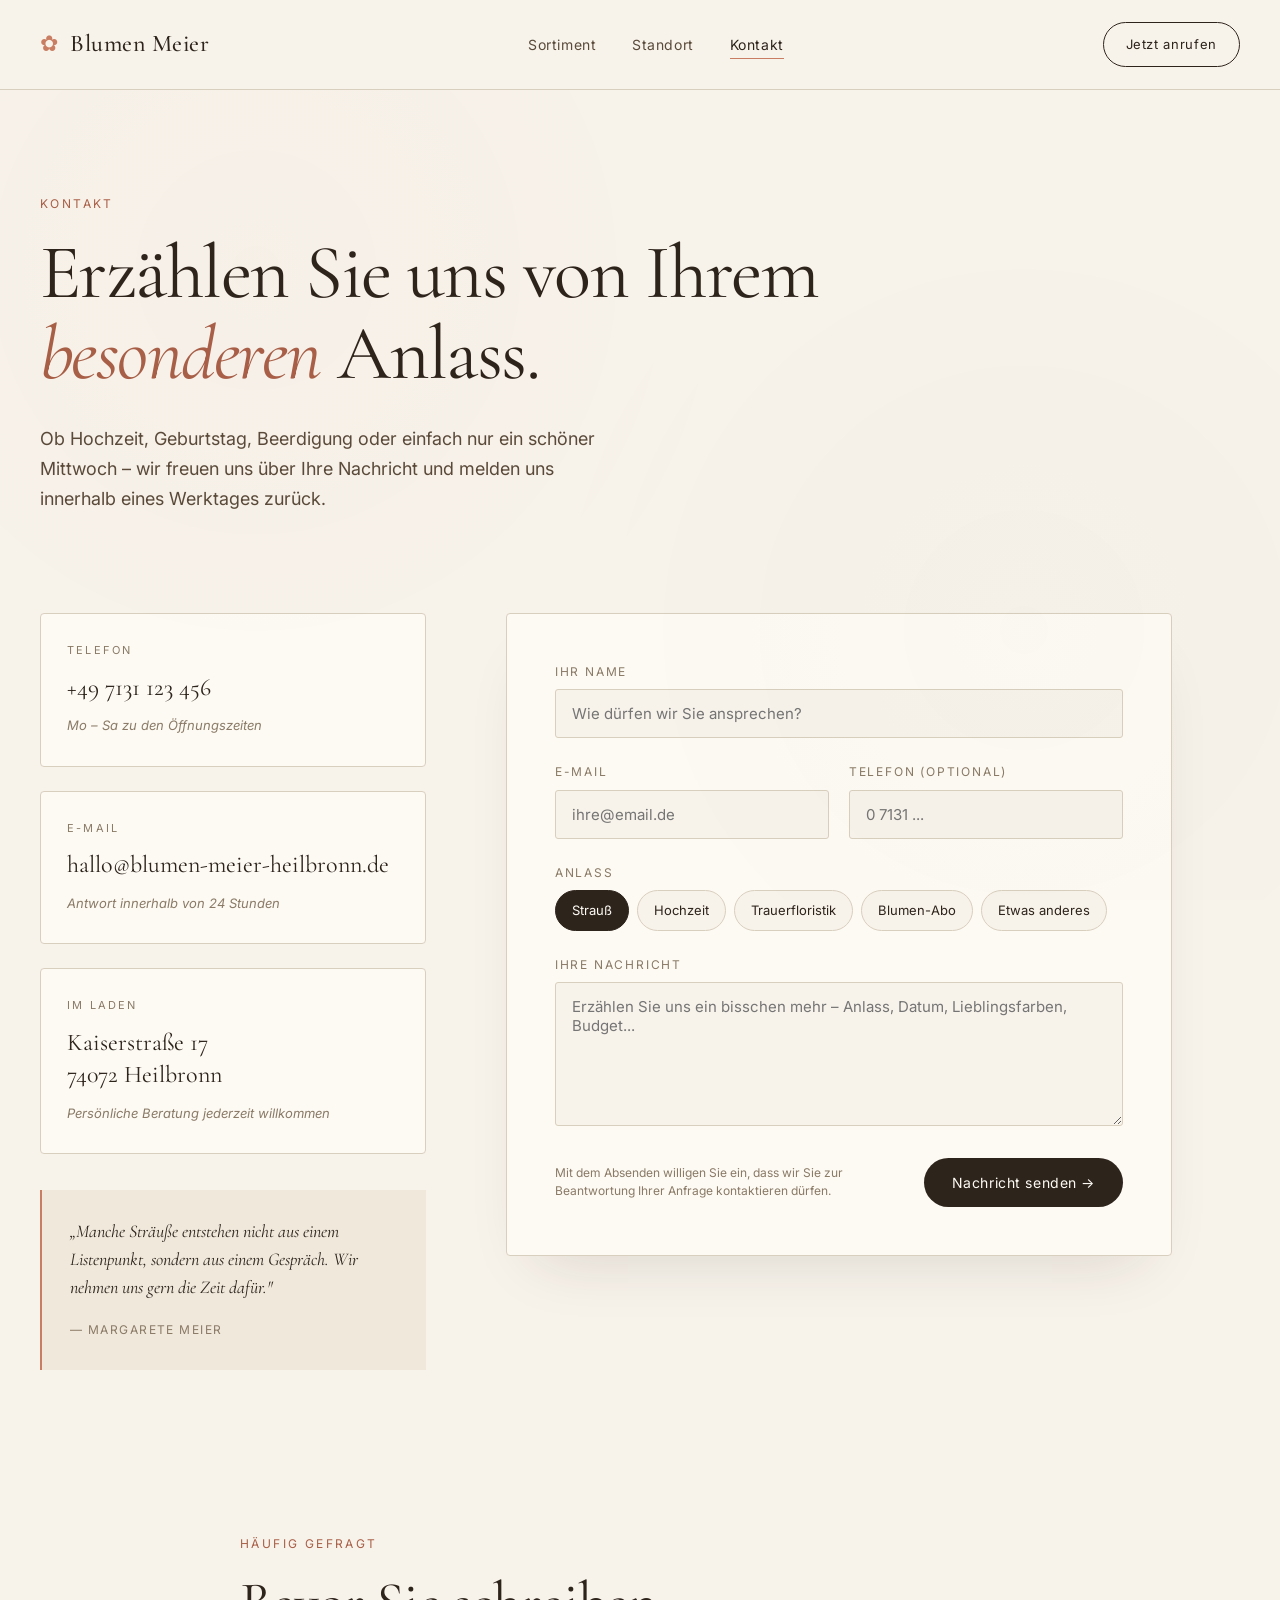
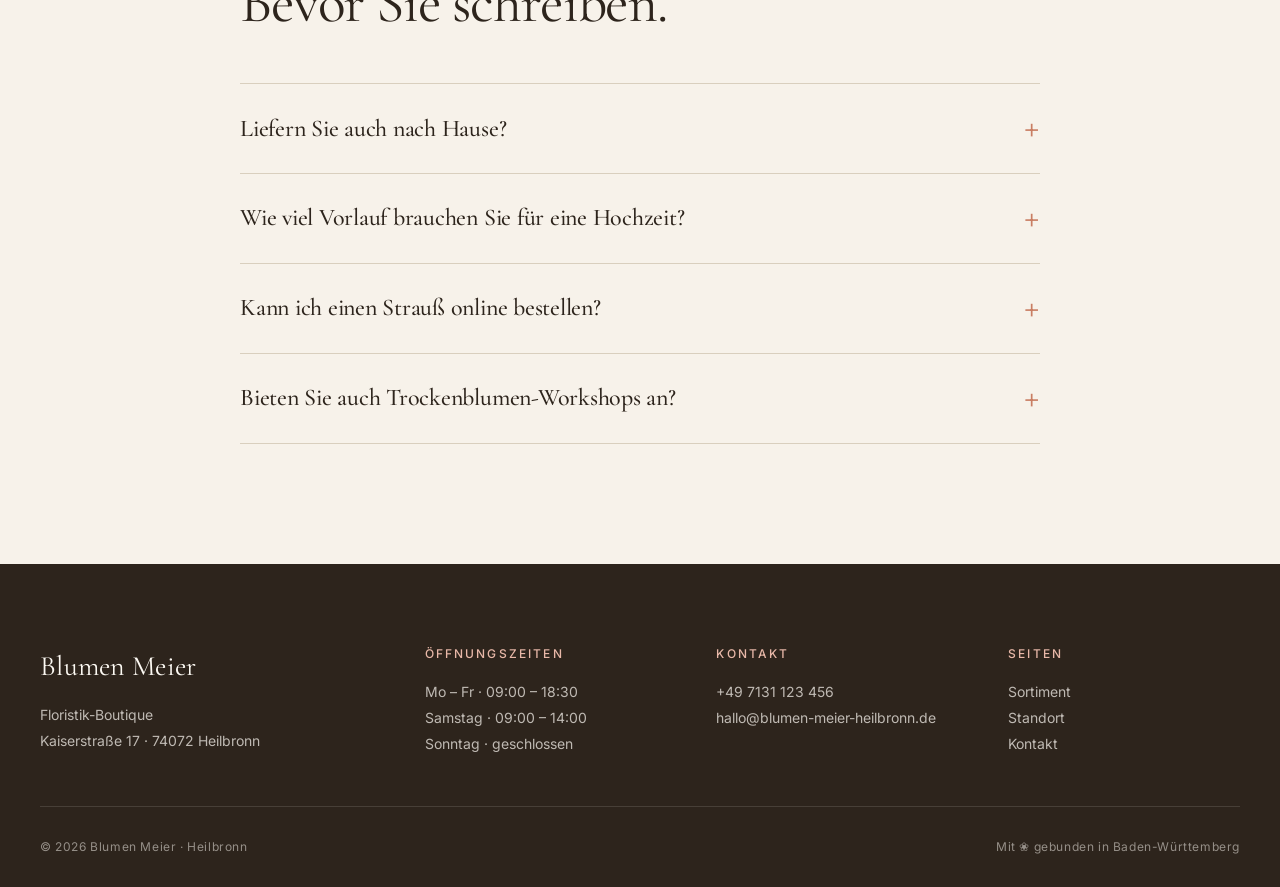
<file: demos/blumen-meier/kontakt.html>
<!DOCTYPE html>
<html lang="de">
<head>
<meta charset="UTF-8" />
<meta name="viewport" content="width=device-width, initial-scale=1.0" />

<title>Kontakt – Blumen Meier Heilbronn | Anfrage & Bestellung</title>
<meta name="description" content="Kontaktieren Sie Blumen Meier in Heilbronn – per Telefon, E-Mail oder direkt im Laden. Persönliche Beratung für Hochzeit, Trauer und individuelle Sträuße." />
<meta name="keywords" content="Blumen Meier Kontakt, Florist Heilbronn anrufen, Blumen bestellen Heilbronn, Hochzeitsfloristik Anfrage" />

<link rel="preconnect" href="https://fonts.googleapis.com" />
<link rel="preconnect" href="https://fonts.gstatic.com" crossorigin />
<link href="https://fonts.googleapis.com/css2?family=Cormorant+Garamond:ital,wght@0,300;0,400;0,500;0,600;1,400&family=Inter:wght@300;400;500&display=swap" rel="stylesheet" />
<link rel="stylesheet" href="style.css" />
</head>
<body>

<header class="nav">
  <div class="nav__inner">
    <a href="index.html" class="nav__logo">
      <span class="nav__logo-mark">✿</span>
      <span class="nav__logo-text">Blumen Meier</span>
    </a>
    <nav>
      <ul class="nav__links">
        <li><a href="index.html">Sortiment</a></li>
        <li><a href="standort.html">Standort</a></li>
        <li><a href="kontakt.html" class="active">Kontakt</a></li>
      </ul>
    </nav>
    <a href="tel:+497131123456" class="nav__cta">Jetzt anrufen</a>
  </div>
</header>

<section class="page-header">
  <span class="section-eyebrow">Kontakt</span>
  <h1 class="page-header__title">
    Erzählen Sie uns von Ihrem<br />
    <em>besonderen</em> Anlass.
  </h1>
  <p class="page-header__lead">
    Ob Hochzeit, Geburtstag, Beerdigung oder einfach nur ein schöner Mittwoch – wir freuen uns über Ihre Nachricht und melden uns innerhalb eines Werktages zurück.
  </p>
</section>

<section class="contact">
  <!-- Linke Seite: Kontaktdaten -->
  <aside class="contact__side">
    <div class="contact-card">
      <span class="contact-card__label">Telefon</span>
      <a href="tel:+497131123456" class="contact-card__value">+49 7131 123 456</a>
      <span class="contact-card__hint">Mo – Sa zu den Öffnungszeiten</span>
    </div>

    <div class="contact-card">
      <span class="contact-card__label">E-Mail</span>
      <a href="mailto:hallo@blumen-meier-heilbronn.de" class="contact-card__value">hallo@blumen-meier-heilbronn.de</a>
      <span class="contact-card__hint">Antwort innerhalb von 24 Stunden</span>
    </div>

    <div class="contact-card">
      <span class="contact-card__label">Im Laden</span>
      <span class="contact-card__value">Kaiserstraße 17<br />74072 Heilbronn</span>
      <span class="contact-card__hint">Persönliche Beratung jederzeit willkommen</span>
    </div>

    <div class="contact-quote">
      <p>„Manche Sträuße entstehen nicht aus einem Listenpunkt, sondern aus einem Gespräch. Wir nehmen uns gern die Zeit dafür."</p>
      <span>— Margarete Meier</span>
    </div>
  </aside>

  <!-- Rechte Seite: Formular -->
  <div class="contact__form-wrap">
    <form class="contact-form" onsubmit="event.preventDefault(); alert('Vielen Dank für Ihre Nachricht! Wir melden uns bald.');">
      <div class="form-row">
        <label>
          <span>Ihr Name</span>
          <input type="text" name="name" placeholder="Wie dürfen wir Sie ansprechen?" required />
        </label>
      </div>

      <div class="form-grid">
        <label>
          <span>E-Mail</span>
          <input type="email" name="email" placeholder="ihre@email.de" required />
        </label>
        <label>
          <span>Telefon (optional)</span>
          <input type="tel" name="phone" placeholder="0 7131 ..." />
        </label>
      </div>

      <div class="form-row">
        <span class="form-label">Anlass</span>
        <div class="chip-group">
          <input type="radio" id="a1" name="anlass" value="strauss" checked />
          <label for="a1" class="chip">Strauß</label>

          <input type="radio" id="a2" name="anlass" value="hochzeit" />
          <label for="a2" class="chip">Hochzeit</label>

          <input type="radio" id="a3" name="anlass" value="trauer" />
          <label for="a3" class="chip">Trauerfloristik</label>

          <input type="radio" id="a4" name="anlass" value="abo" />
          <label for="a4" class="chip">Blumen-Abo</label>

          <input type="radio" id="a5" name="anlass" value="anderes" />
          <label for="a5" class="chip">Etwas anderes</label>
        </div>
      </div>

      <div class="form-row">
        <label>
          <span>Ihre Nachricht</span>
          <textarea name="message" rows="6" placeholder="Erzählen Sie uns ein bisschen mehr – Anlass, Datum, Lieblingsfarben, Budget..." required></textarea>
        </label>
      </div>

      <div class="form-row form-actions">
        <p class="form-hint">Mit dem Absenden willigen Sie ein, dass wir Sie zur Beantwortung Ihrer Anfrage kontaktieren dürfen.</p>
        <button type="submit" class="btn btn--primary">Nachricht senden →</button>
      </div>
    </form>
  </div>
</section>

<!-- FAQ -->
<section class="faq">
  <div class="faq__head">
    <span class="section-eyebrow">Häufig gefragt</span>
    <h2 class="section-title">Bevor Sie schreiben.</h2>
  </div>

  <div class="faq__list">
    <details>
      <summary>Liefern Sie auch nach Hause?</summary>
      <p>Ja – innerhalb des Heilbronner Stadtgebiets liefern wir am selben Tag, wenn die Bestellung bis 11 Uhr bei uns eingeht. Lieferpauschale: 6 €.</p>
    </details>
    <details>
      <summary>Wie viel Vorlauf brauchen Sie für eine Hochzeit?</summary>
      <p>Wir empfehlen mindestens 8 Wochen, damit wir gemeinsam in Ruhe planen können. Bei kleineren Hochzeiten geht es auch kurzfristiger – sprechen Sie uns gern an.</p>
    </details>
    <details>
      <summary>Kann ich einen Strauß online bestellen?</summary>
      <p>Wir verzichten bewusst auf einen Online-Shop, weil jeder Strauß bei uns von Hand und nach Tagesangebot gebunden wird. Eine Bestellung per Telefon oder Formular ist genauso einfach – und persönlicher.</p>
    </details>
    <details>
      <summary>Bieten Sie auch Trockenblumen-Workshops an?</summary>
      <p>Ja, in den Wintermonaten finden regelmäßig Workshops statt. Termine kündigen wir auf unserer Startseite und im Schaufenster an.</p>
    </details>
  </div>
</section>

<footer class="footer">
  <div class="footer__grid">
    <div>
      <div class="footer__logo">Blumen Meier</div>
      <p class="footer__tagline">Floristik-Boutique<br />Kaiserstraße 17 · 74072 Heilbronn</p>
    </div>
    <div>
      <h4>Öffnungszeiten</h4>
      <p>Mo – Fr · 09:00 – 18:30<br />Samstag · 09:00 – 14:00<br />Sonntag · geschlossen</p>
    </div>
    <div>
      <h4>Kontakt</h4>
      <p>+49 7131 123 456<br />hallo@blumen-meier-heilbronn.de</p>
    </div>
    <div>
      <h4>Seiten</h4>
      <p><a href="index.html">Sortiment</a><br /><a href="standort.html">Standort</a><br /><a href="kontakt.html">Kontakt</a></p>
    </div>
  </div>
  <div class="footer__bottom">
    <span>© 2026 Blumen Meier · Heilbronn</span>
    <span>Mit ❀ gebunden in Baden-Württemberg</span>
  </div>
</footer>

</body>
</html>
</file>
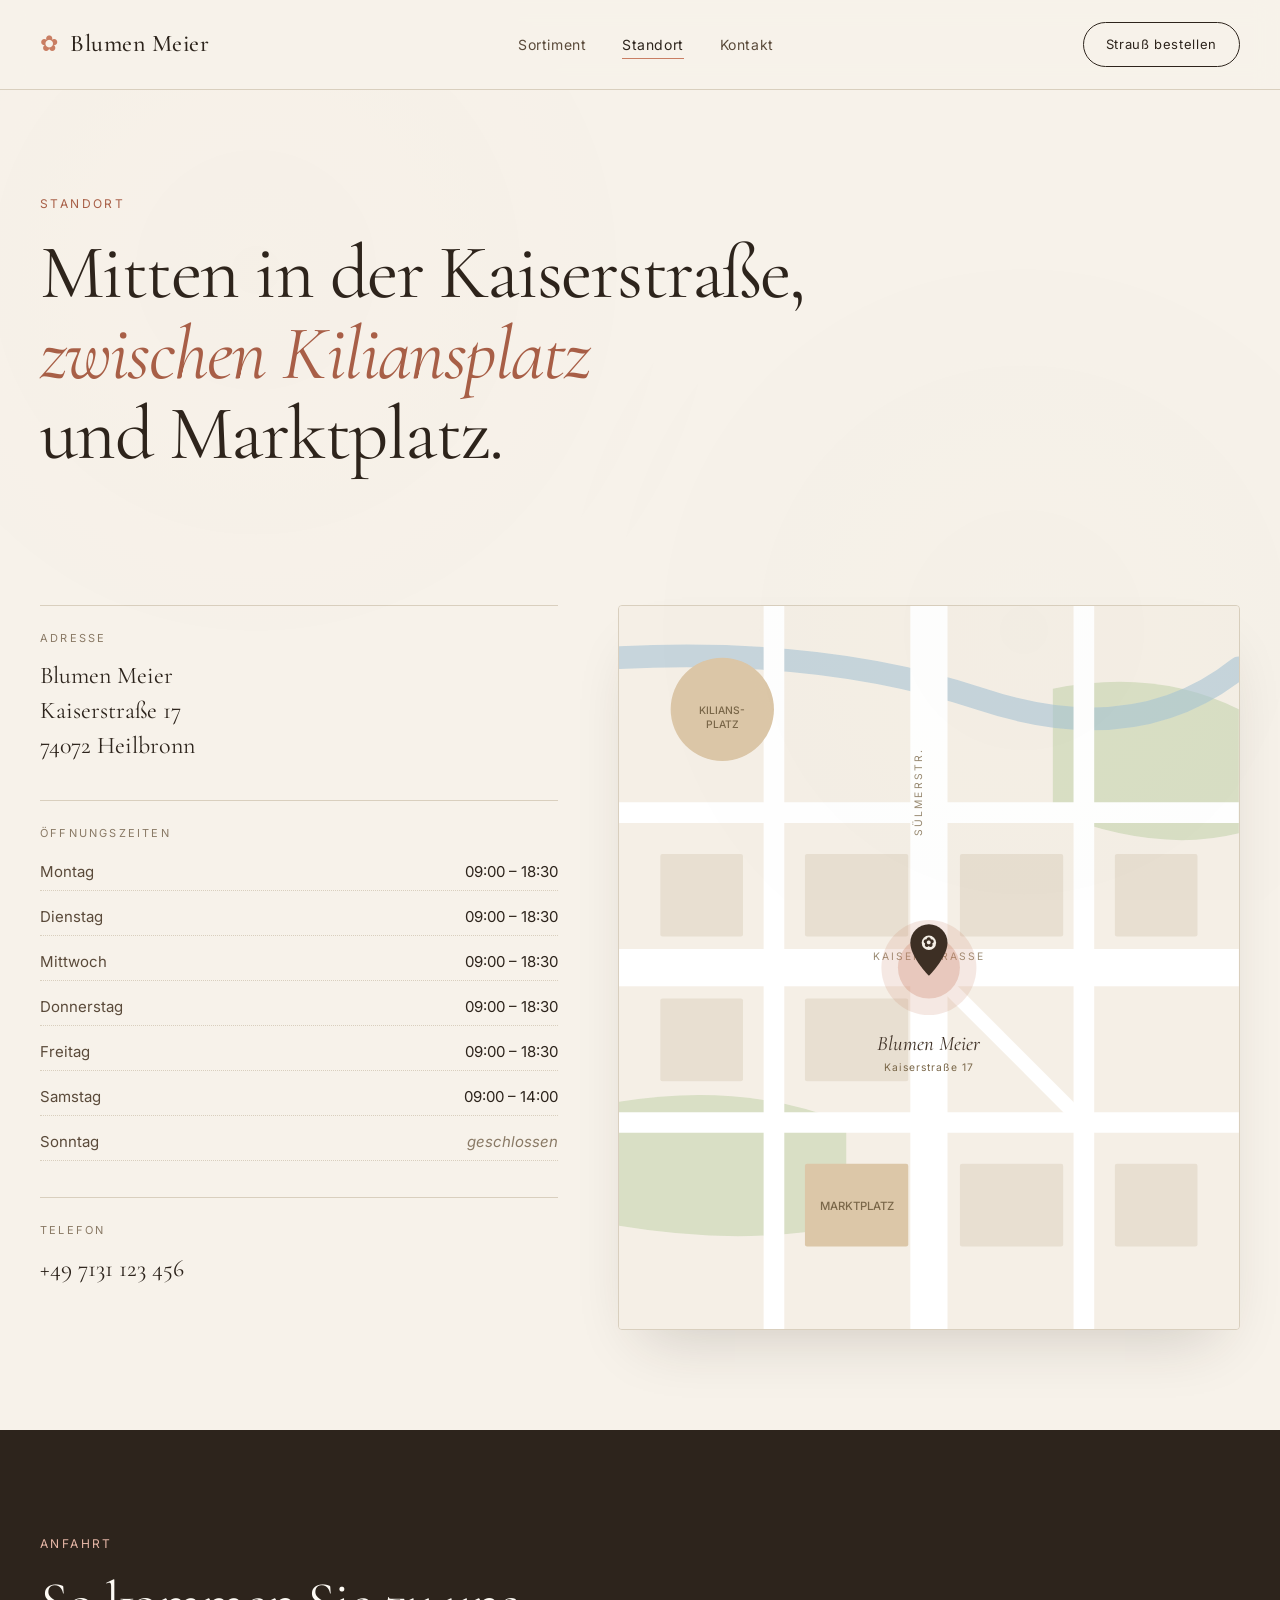
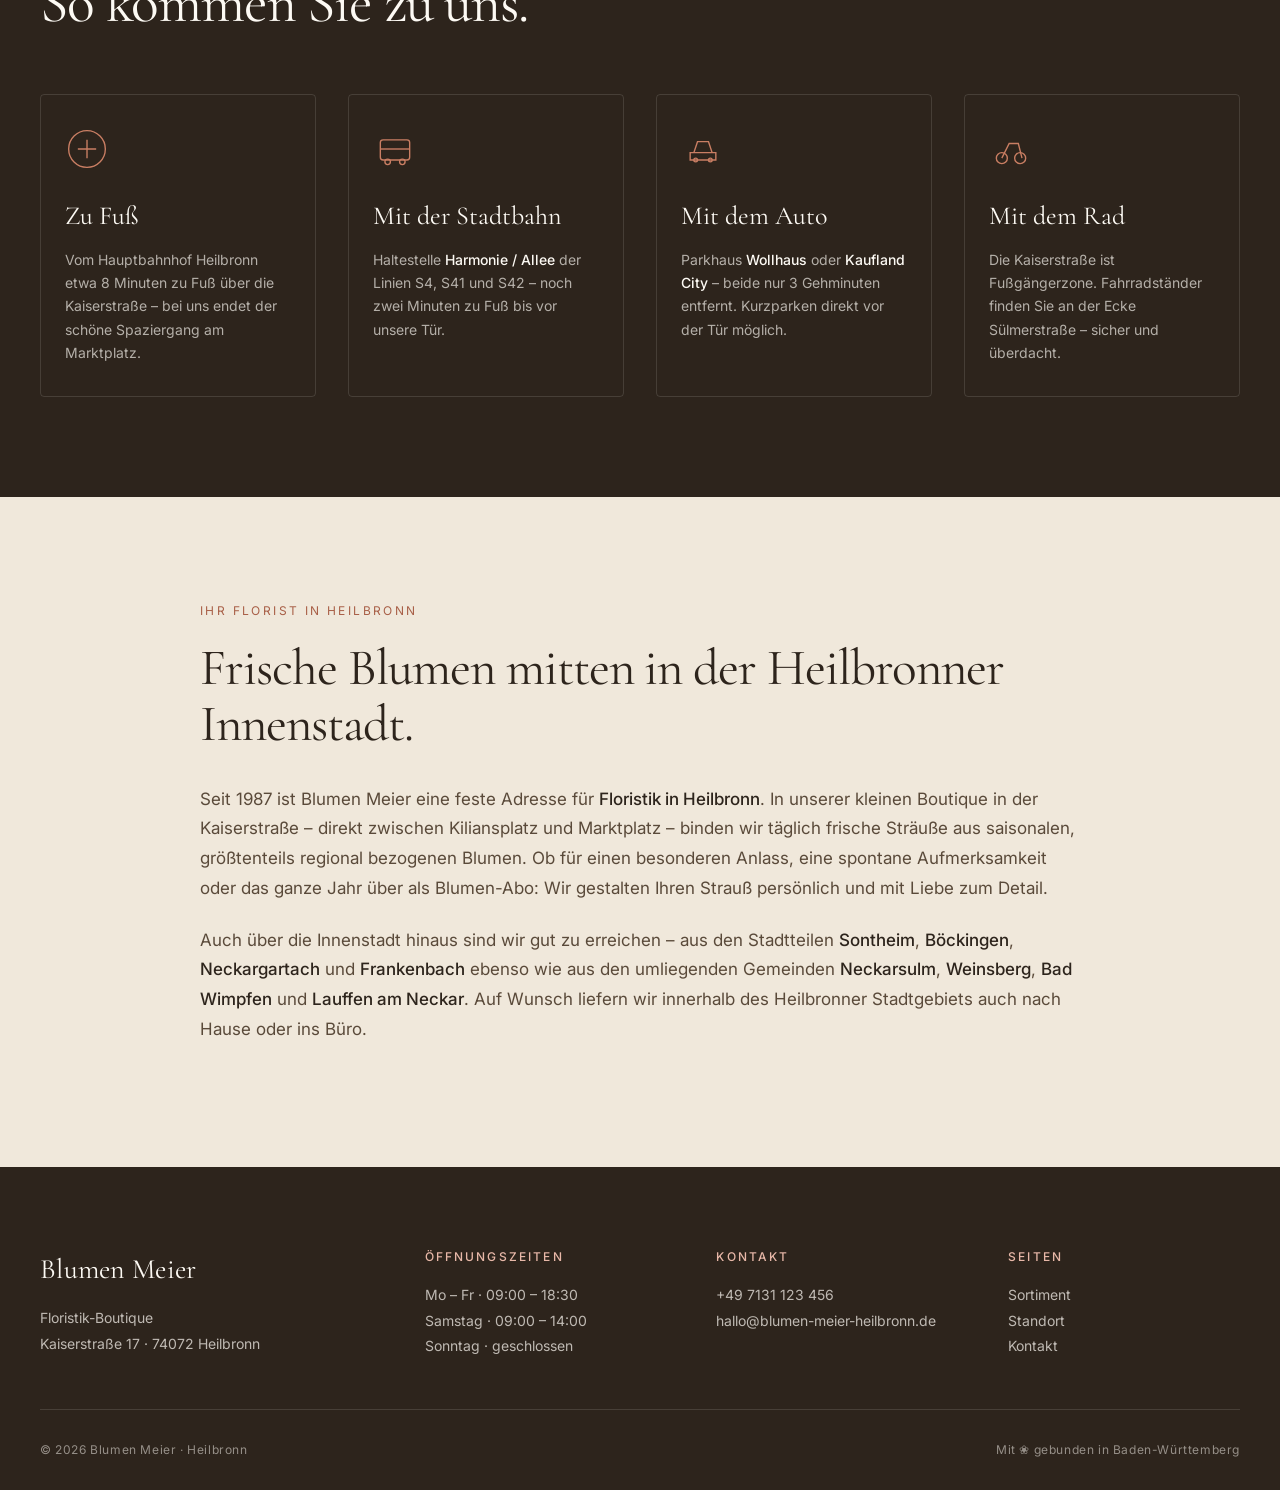
<file: demos/blumen-meier/standort.html>
<!DOCTYPE html>
<html lang="de">
<head>
<meta charset="UTF-8" />
<meta name="viewport" content="width=device-width, initial-scale=1.0" />

<title>Standort & Öffnungszeiten – Blumen Meier in Heilbronn</title>
<meta name="description" content="Sie finden Blumen Meier in der Kaiserstraße 17, mitten in der Heilbronner Innenstadt. Öffnungszeiten, Anfahrt mit Bus, Bahn und Auto sowie Parkmöglichkeiten." />
<meta name="keywords" content="Blumenladen Heilbronn Innenstadt, Floristik Kaiserstraße, Blumen Meier Adresse, Anfahrt Blumenladen Heilbronn" />
<meta name="geo.region" content="DE-BW" />
<meta name="geo.placename" content="Heilbronn" />

<link rel="preconnect" href="https://fonts.googleapis.com" />
<link rel="preconnect" href="https://fonts.gstatic.com" crossorigin />
<link href="https://fonts.googleapis.com/css2?family=Cormorant+Garamond:ital,wght@0,300;0,400;0,500;0,600;1,400&family=Inter:wght@300;400;500&display=swap" rel="stylesheet" />
<link rel="stylesheet" href="style.css" />
</head>
<body>

<header class="nav">
  <div class="nav__inner">
    <a href="index.html" class="nav__logo">
      <span class="nav__logo-mark">✿</span>
      <span class="nav__logo-text">Blumen Meier</span>
    </a>
    <nav>
      <ul class="nav__links">
        <li><a href="index.html">Sortiment</a></li>
        <li><a href="standort.html" class="active">Standort</a></li>
        <li><a href="kontakt.html">Kontakt</a></li>
      </ul>
    </nav>
    <a href="kontakt.html" class="nav__cta">Strauß bestellen</a>
  </div>
</header>

<!-- Page Header -->
<section class="page-header">
  <span class="section-eyebrow">Standort</span>
  <h1 class="page-header__title">
    Mitten in der Kaiserstraße,<br />
    <em>zwischen Kiliansplatz</em><br />
    und Marktplatz.
  </h1>
</section>

<!-- Adresse / Map Layout -->
<section class="location">
  <div class="location__info">
    <div class="info-block">
      <span class="info-block__label">Adresse</span>
      <div class="info-block__value">
        Blumen Meier<br />
        Kaiserstraße 17<br />
        74072 Heilbronn
      </div>
    </div>

    <div class="info-block">
      <span class="info-block__label">Öffnungszeiten</span>
      <div class="info-block__hours">
        <div><span>Montag</span><span>09:00 – 18:30</span></div>
        <div><span>Dienstag</span><span>09:00 – 18:30</span></div>
        <div><span>Mittwoch</span><span>09:00 – 18:30</span></div>
        <div><span>Donnerstag</span><span>09:00 – 18:30</span></div>
        <div><span>Freitag</span><span>09:00 – 18:30</span></div>
        <div><span>Samstag</span><span>09:00 – 14:00</span></div>
        <div class="closed"><span>Sonntag</span><span>geschlossen</span></div>
      </div>
    </div>

    <div class="info-block">
      <span class="info-block__label">Telefon</span>
      <div class="info-block__value">
        <a href="tel:+497131123456">+49 7131 123 456</a>
      </div>
    </div>
  </div>

  <!-- Stylized Map -->
  <div class="location__map" aria-label="Karte mit dem Standort von Blumen Meier in der Kaiserstraße 17, Heilbronn">
    <svg viewBox="0 0 600 700" xmlns="http://www.w3.org/2000/svg">
      <!-- Map background -->
      <rect width="600" height="700" fill="#f5efe6"/>

      <!-- Park / Green areas -->
      <path d="M 0 480 Q 120 460 220 500 L 220 600 Q 120 620 0 600 Z" fill="#cdd9b8" opacity="0.7"/>
      <path d="M 420 80 Q 520 60 600 100 L 600 220 Q 520 240 420 200 Z" fill="#cdd9b8" opacity="0.7"/>

      <!-- Neckar river hint -->
      <path d="M 0 50 Q 200 40 350 90 T 600 60" stroke="#a8c5d6" stroke-width="22" fill="none" opacity="0.6" stroke-linecap="round"/>

      <!-- Streets - main grid -->
      <line x1="0" y1="350" x2="600" y2="350" stroke="#fff" stroke-width="36"/>
      <line x1="300" y1="0" x2="300" y2="700" stroke="#fff" stroke-width="36"/>
      <line x1="0" y1="200" x2="600" y2="200" stroke="#fff" stroke-width="20"/>
      <line x1="0" y1="500" x2="600" y2="500" stroke="#fff" stroke-width="20"/>
      <line x1="150" y1="0" x2="150" y2="700" stroke="#fff" stroke-width="20"/>
      <line x1="450" y1="0" x2="450" y2="700" stroke="#fff" stroke-width="20"/>

      <!-- Diagonal small street -->
      <line x1="300" y1="350" x2="450" y2="500" stroke="#fff" stroke-width="14"/>

      <!-- Buildings (subtle) -->
      <rect x="40" y="240" width="80" height="80" fill="#e8dfd1" rx="2"/>
      <rect x="40" y="380" width="80" height="80" fill="#e8dfd1" rx="2"/>
      <rect x="180" y="240" width="100" height="80" fill="#e8dfd1" rx="2"/>
      <rect x="180" y="380" width="100" height="80" fill="#e8dfd1" rx="2"/>
      <rect x="330" y="240" width="100" height="80" fill="#e8dfd1" rx="2"/>
      <rect x="480" y="240" width="80" height="80" fill="#e8dfd1" rx="2"/>
      <rect x="330" y="540" width="100" height="80" fill="#e8dfd1" rx="2"/>
      <rect x="480" y="540" width="80" height="80" fill="#e8dfd1" rx="2"/>

      <!-- Marktplatz indication -->
      <rect x="180" y="540" width="100" height="80" fill="#dcc7a8" rx="2"/>
      <text x="230" y="585" font-family="Inter, sans-serif" font-size="11" fill="#7a6749" text-anchor="middle" font-weight="500">MARKTPLATZ</text>

      <!-- Kiliansplatz -->
      <circle cx="100" cy="100" r="50" fill="#dcc7a8"/>
      <text x="100" y="105" font-family="Inter, sans-serif" font-size="10" fill="#7a6749" text-anchor="middle" font-weight="500">KILIANS-</text>
      <text x="100" y="118" font-family="Inter, sans-serif" font-size="10" fill="#7a6749" text-anchor="middle" font-weight="500">PLATZ</text>

      <!-- Street labels -->
      <text x="300" y="343" font-family="Inter, sans-serif" font-size="10" fill="#9a8b73" text-anchor="middle" letter-spacing="2">KAISERSTRASSE</text>
      <text x="293" y="180" font-family="Inter, sans-serif" font-size="10" fill="#9a8b73" text-anchor="middle" transform="rotate(-90 293 180)" letter-spacing="2">SÜLMERSTR.</text>

      <!-- Pin location -->
      <g transform="translate(300, 350)">
        <circle r="46" fill="#c97e63" opacity="0.18"/>
        <circle r="30" fill="#c97e63" opacity="0.3"/>
        <g transform="translate(-18, -42)">
          <path d="M 18 0 C 8 0 0 8 0 18 C 0 32 18 50 18 50 C 18 50 36 32 36 18 C 36 8 28 0 18 0 Z" fill="#3d2f24"/>
          <circle cx="18" cy="18" r="7" fill="#f5efe6"/>
          <text x="18" y="22" font-family="Cormorant Garamond, serif" font-size="13" fill="#3d2f24" text-anchor="middle" font-weight="600">✿</text>
        </g>
      </g>

      <text x="300" y="430" font-family="Cormorant Garamond, serif" font-size="20" fill="#3d2f24" text-anchor="middle" font-style="italic">Blumen Meier</text>
      <text x="300" y="450" font-family="Inter, sans-serif" font-size="10" fill="#7a6749" text-anchor="middle" letter-spacing="1">Kaiserstraße 17</text>
    </svg>
  </div>
</section>

<!-- Anfahrt -->
<section class="directions">
  <div class="directions__head">
    <span class="section-eyebrow">Anfahrt</span>
    <h2 class="section-title">So kommen Sie zu uns.</h2>
  </div>

  <div class="directions__grid">
    <div class="direction">
      <div class="direction__icon">
        <svg viewBox="0 0 48 48" fill="none" stroke="currentColor" stroke-width="1.5"><circle cx="24" cy="24" r="20"/><path d="M14 24h20M24 14v20"/></svg>
      </div>
      <h3>Zu Fuß</h3>
      <p>Vom Hauptbahnhof Heilbronn etwa 8 Minuten zu Fuß über die Kaiserstraße – bei uns endet der schöne Spaziergang am Marktplatz.</p>
    </div>

    <div class="direction">
      <div class="direction__icon">
        <svg viewBox="0 0 48 48" fill="none" stroke="currentColor" stroke-width="1.5"><rect x="8" y="14" width="32" height="22" rx="3"/><circle cx="16" cy="38" r="3"/><circle cx="32" cy="38" r="3"/><path d="M8 24h32"/></svg>
      </div>
      <h3>Mit der Stadtbahn</h3>
      <p>Haltestelle <strong>Harmonie / Allee</strong> der Linien S4, S41 und S42 – noch zwei Minuten zu Fuß bis vor unsere Tür.</p>
    </div>

    <div class="direction">
      <div class="direction__icon">
        <svg viewBox="0 0 48 48" fill="none" stroke="currentColor" stroke-width="1.5"><path d="M10 28h28v8H10z"/><path d="M14 28l4-12h12l4 12"/><circle cx="16" cy="36" r="2"/><circle cx="32" cy="36" r="2"/></svg>
      </div>
      <h3>Mit dem Auto</h3>
      <p>Parkhaus <strong>Wollhaus</strong> oder <strong>Kaufland City</strong> – beide nur 3 Gehminuten entfernt. Kurzparken direkt vor der Tür möglich.</p>
    </div>

    <div class="direction">
      <div class="direction__icon">
        <svg viewBox="0 0 48 48" fill="none" stroke="currentColor" stroke-width="1.5"><circle cx="14" cy="34" r="6"/><circle cx="34" cy="34" r="6"/><path d="M14 34l8-16h10l4 16M22 18h6"/></svg>
      </div>
      <h3>Mit dem Rad</h3>
      <p>Die Kaiserstraße ist Fußgängerzone. Fahrradständer finden Sie an der Ecke Sülmerstraße – sicher und überdacht.</p>
    </div>
  </div>
</section>

<!-- Lokales SEO Text Section -->
<section class="local-seo">
  <div class="local-seo__inner">
    <span class="section-eyebrow">Ihr Florist in Heilbronn</span>
    <h2>Frische Blumen mitten in der Heilbronner Innenstadt.</h2>
    <p>
      Seit 1987 ist Blumen Meier eine feste Adresse für <strong>Floristik in Heilbronn</strong>. In unserer kleinen Boutique in der Kaiserstraße – direkt zwischen Kiliansplatz und Marktplatz – binden wir täglich frische Sträuße aus saisonalen, größtenteils regional bezogenen Blumen. Ob für einen besonderen Anlass, eine spontane Aufmerksamkeit oder das ganze Jahr über als Blumen-Abo: Wir gestalten Ihren Strauß persönlich und mit Liebe zum Detail.
    </p>
    <p>
      Auch über die Innenstadt hinaus sind wir gut zu erreichen – aus den Stadtteilen <strong>Sontheim</strong>, <strong>Böckingen</strong>, <strong>Neckargartach</strong> und <strong>Frankenbach</strong> ebenso wie aus den umliegenden Gemeinden <strong>Neckarsulm</strong>, <strong>Weinsberg</strong>, <strong>Bad Wimpfen</strong> und <strong>Lauffen am Neckar</strong>. Auf Wunsch liefern wir innerhalb des Heilbronner Stadtgebiets auch nach Hause oder ins Büro.
    </p>
  </div>
</section>

<footer class="footer">
  <div class="footer__grid">
    <div>
      <div class="footer__logo">Blumen Meier</div>
      <p class="footer__tagline">Floristik-Boutique<br />Kaiserstraße 17 · 74072 Heilbronn</p>
    </div>
    <div>
      <h4>Öffnungszeiten</h4>
      <p>Mo – Fr · 09:00 – 18:30<br />Samstag · 09:00 – 14:00<br />Sonntag · geschlossen</p>
    </div>
    <div>
      <h4>Kontakt</h4>
      <p>+49 7131 123 456<br />hallo@blumen-meier-heilbronn.de</p>
    </div>
    <div>
      <h4>Seiten</h4>
      <p><a href="index.html">Sortiment</a><br /><a href="standort.html">Standort</a><br /><a href="kontakt.html">Kontakt</a></p>
    </div>
  </div>
  <div class="footer__bottom">
    <span>© 2026 Blumen Meier · Heilbronn</span>
    <span>Mit ❀ gebunden in Baden-Württemberg</span>
  </div>
</footer>

</body>
</html>
</file>
<file: demos/blumen-meier/style.css>
/* ============================================
   Blumen Meier — Editorial Floristik-Boutique
   ============================================ */

:root {
  /* Warm, earthy palette */
  --bg: #f7f2ea;
  --bg-soft: #f0e8db;
  --paper: #fdfaf4;
  --ink: #2d241c;
  --ink-soft: #5a4a3a;
  --ink-muted: #8a7a66;
  --accent: #c97e63;       /* terracotta */
  --accent-deep: #a85f47;
  --moss: #6b7a4f;          /* sage/moss */
  --cream: #ebe0cc;
  --rose: #e8b8a8;
  --line: #d9cfbe;
}

* { box-sizing: border-box; margin: 0; padding: 0; }

html { scroll-behavior: smooth; }

body {
  font-family: 'Inter', sans-serif;
  background: var(--bg);
  color: var(--ink);
  line-height: 1.6;
  font-weight: 400;
  font-size: 16px;
  -webkit-font-smoothing: antialiased;
  overflow-x: hidden;
}

/* Subtle paper grain texture */
body::before {
  content: '';
  position: fixed;
  inset: 0;
  pointer-events: none;
  z-index: 1;
  opacity: 0.4;
  background-image:
    radial-gradient(circle at 20% 30%, rgba(201, 126, 99, 0.04) 0, transparent 40%),
    radial-gradient(circle at 80% 70%, rgba(107, 122, 79, 0.04) 0, transparent 40%);
}

a { color: inherit; text-decoration: none; }
em { font-style: italic; font-family: 'Cormorant Garamond', serif; }

/* ===== Navigation ===== */
.nav {
  position: sticky;
  top: 0;
  z-index: 50;
  background: rgba(247, 242, 234, 0.85);
  backdrop-filter: blur(12px);
  border-bottom: 1px solid var(--line);
}
.nav__inner {
  max-width: 1280px;
  margin: 0 auto;
  padding: 22px 40px;
  display: flex;
  align-items: center;
  justify-content: space-between;
  gap: 40px;
}
.nav__logo {
  display: flex;
  align-items: center;
  gap: 12px;
  font-family: 'Cormorant Garamond', serif;
  font-size: 24px;
  font-weight: 500;
  letter-spacing: 0.02em;
}
.nav__logo-mark {
  color: var(--accent);
  font-size: 22px;
  transition: transform 0.6s ease;
}
.nav__logo:hover .nav__logo-mark { transform: rotate(72deg); }
.nav__links {
  display: flex;
  list-style: none;
  gap: 36px;
}
.nav__links a {
  font-size: 14px;
  letter-spacing: 0.04em;
  color: var(--ink-soft);
  position: relative;
  padding: 6px 0;
  transition: color 0.2s;
}
.nav__links a:hover { color: var(--ink); }
.nav__links a.active { color: var(--ink); }
.nav__links a.active::after {
  content: '';
  position: absolute;
  bottom: 0;
  left: 0;
  right: 0;
  height: 1px;
  background: var(--accent);
}
.nav__cta {
  font-size: 13px;
  letter-spacing: 0.05em;
  padding: 11px 22px;
  border: 1px solid var(--ink);
  border-radius: 100px;
  color: var(--ink);
  transition: all 0.3s;
}
.nav__cta:hover {
  background: var(--ink);
  color: var(--paper);
}

/* ===== Hero ===== */
.hero {
  position: relative;
  max-width: 1280px;
  margin: 0 auto;
  padding: 100px 40px 120px;
  display: grid;
  grid-template-columns: 1.4fr 1fr;
  gap: 80px;
  align-items: center;
}

.hero__decoration {
  position: absolute;
  border-radius: 50%;
  pointer-events: none;
  filter: blur(80px);
  opacity: 0.4;
  z-index: 0;
}
.hero__decoration--1 {
  top: 60px; left: 20%;
  width: 320px; height: 320px;
  background: var(--rose);
}
.hero__decoration--2 {
  bottom: 0; right: 5%;
  width: 280px; height: 280px;
  background: var(--cream);
}

.hero__content { position: relative; z-index: 2; }
.hero__eyebrow {
  display: inline-block;
  font-size: 12px;
  letter-spacing: 0.18em;
  text-transform: uppercase;
  color: var(--ink-muted);
  margin-bottom: 32px;
  padding-bottom: 10px;
  border-bottom: 1px solid var(--line);
}
.hero__title {
  font-family: 'Cormorant Garamond', serif;
  font-weight: 400;
  font-size: clamp(48px, 6.5vw, 92px);
  line-height: 1.02;
  letter-spacing: -0.02em;
  margin-bottom: 32px;
  color: var(--ink);
}
.hero__title em {
  font-style: italic;
  color: var(--accent-deep);
  font-weight: 400;
}
.hero__accent {
  position: relative;
  display: inline-block;
}
.hero__accent::after {
  content: '';
  position: absolute;
  left: 0; right: 0; bottom: 12px;
  height: 14px;
  background: var(--rose);
  opacity: 0.5;
  z-index: -1;
  transform: skewX(-6deg);
}
.hero__lead {
  font-size: 18px;
  line-height: 1.65;
  color: var(--ink-soft);
  max-width: 520px;
  margin-bottom: 40px;
}
.hero__actions {
  display: flex;
  gap: 16px;
  flex-wrap: wrap;
}

.btn {
  display: inline-flex;
  align-items: center;
  gap: 8px;
  font-size: 14px;
  letter-spacing: 0.04em;
  padding: 16px 28px;
  border-radius: 100px;
  transition: all 0.3s;
  cursor: pointer;
  border: none;
  font-family: inherit;
}
.btn--primary {
  background: var(--ink);
  color: var(--paper);
}
.btn--primary:hover {
  background: var(--accent-deep);
  transform: translateY(-2px);
  box-shadow: 0 12px 28px rgba(45, 36, 28, 0.18);
}
.btn--ghost {
  background: transparent;
  color: var(--ink);
  border: 1px solid var(--line);
}
.btn--ghost:hover {
  background: var(--paper);
  border-color: var(--ink);
}

/* Hero Card */
.hero__visual { position: relative; z-index: 2; }
.hero__card {
  background: var(--paper);
  border: 1px solid var(--line);
  border-radius: 4px;
  padding: 32px;
  box-shadow:
    0 1px 0 rgba(45, 36, 28, 0.04),
    0 30px 60px -20px rgba(45, 36, 28, 0.18);
  position: relative;
  transform: rotate(-1.5deg);
  transition: transform 0.5s ease;
}
.hero__card:hover { transform: rotate(0deg); }
.hero__card::before {
  content: '✿';
  position: absolute;
  top: -18px;
  right: 24px;
  background: var(--bg);
  width: 36px; height: 36px;
  border-radius: 50%;
  display: flex;
  align-items: center;
  justify-content: center;
  color: var(--accent);
  font-size: 16px;
  border: 1px solid var(--line);
}
.hero__card-header {
  display: flex;
  justify-content: space-between;
  align-items: center;
  font-size: 11px;
  letter-spacing: 0.18em;
  text-transform: uppercase;
  color: var(--ink-muted);
  padding-bottom: 16px;
  border-bottom: 1px solid var(--line);
  margin-bottom: 20px;
}
.hero__card-dot {
  width: 8px; height: 8px;
  border-radius: 50%;
  background: var(--moss);
  box-shadow: 0 0 0 4px rgba(107, 122, 79, 0.2);
  animation: pulse 2.5s infinite;
}
@keyframes pulse {
  0%, 100% { box-shadow: 0 0 0 4px rgba(107, 122, 79, 0.2); }
  50% { box-shadow: 0 0 0 8px rgba(107, 122, 79, 0.05); }
}
.hero__card-rows { display: flex; flex-direction: column; gap: 14px; }
.hero__card-row {
  display: flex;
  justify-content: space-between;
  align-items: baseline;
  font-size: 14px;
  border-bottom: 1px dotted var(--line);
  padding-bottom: 8px;
}
.hero__card-row span:first-child {
  font-family: 'Cormorant Garamond', serif;
  font-size: 20px;
  color: var(--ink);
}
.hero__card-row span:last-child {
  color: var(--ink-muted);
  font-style: italic;
  font-family: 'Cormorant Garamond', serif;
}
.hero__card-footer {
  margin-top: 22px;
  padding-top: 16px;
  border-top: 1px solid var(--line);
  font-size: 11px;
  letter-spacing: 0.15em;
  text-transform: uppercase;
  color: var(--ink-muted);
}

/* ===== Pillars ===== */
.pillars {
  background: var(--ink);
  color: var(--paper);
  padding: 100px 40px;
}
.pillars__grid {
  max-width: 1280px;
  margin: 0 auto;
  display: grid;
  grid-template-columns: repeat(3, 1fr);
  gap: 60px;
}
.pillar {
  position: relative;
  padding-top: 30px;
}
.pillar__num {
  font-family: 'Cormorant Garamond', serif;
  font-size: 14px;
  letter-spacing: 0.2em;
  color: var(--accent);
  display: block;
  margin-bottom: 20px;
  position: relative;
  padding-left: 30px;
}
.pillar__num::before {
  content: '';
  position: absolute;
  left: 0; top: 50%;
  width: 22px; height: 1px;
  background: var(--accent);
}
.pillar h3 {
  font-family: 'Cormorant Garamond', serif;
  font-size: 32px;
  font-weight: 400;
  margin-bottom: 14px;
  letter-spacing: -0.01em;
}
.pillar p {
  color: rgba(253, 250, 244, 0.7);
  line-height: 1.7;
  font-size: 15px;
}

/* ===== Section Helpers ===== */
.section-eyebrow {
  display: inline-block;
  font-size: 12px;
  letter-spacing: 0.2em;
  text-transform: uppercase;
  color: var(--accent-deep);
  margin-bottom: 20px;
}
.section-title {
  font-family: 'Cormorant Garamond', serif;
  font-weight: 400;
  font-size: clamp(36px, 4.5vw, 60px);
  line-height: 1.05;
  letter-spacing: -0.02em;
  color: var(--ink);
  max-width: 700px;
}

/* ===== Catalog ===== */
.catalog {
  max-width: 1280px;
  margin: 0 auto;
  padding: 120px 40px;
}
.catalog__head { margin-bottom: 60px; }

.catalog__grid {
  display: grid;
  grid-template-columns: repeat(3, 1fr);
  gap: 40px 32px;
}
.product {
  cursor: pointer;
  transition: transform 0.4s ease;
}
.product:hover { transform: translateY(-6px); }

.product__image {
  position: relative;
  aspect-ratio: 4 / 5;
  border-radius: 2px;
  overflow: hidden;
  margin-bottom: 20px;
  display: flex;
  align-items: flex-end;
  padding: 18px;
  background-size: cover;
  background-position: center;
}

/* Each product gets a unique illustrated/gradient background */
.product__image--1 {
  background-image:
    linear-gradient(180deg, rgba(45,36,28,0) 50%, rgba(45,36,28,0.35) 100%),
    url('https://images.unsplash.com/photo-1487530811176-3780de880c2d?auto=format&fit=crop&w=1200&q=90');
  background-size: cover;
  background-position: center;
}
.product__image--1::before { content: none; }
.product__image--2 {
  background-image:
    linear-gradient(180deg, rgba(45,36,28,0) 50%, rgba(45,36,28,0.35) 100%),
    url('https://images.unsplash.com/photo-1455582916367-25f75bfc6710?auto=format&fit=crop&w=1200&q=90');
  background-size: cover;
  background-position: center;
}
.product__image--2::before { content: none; }
.product__image--3 {
  background-image:
    linear-gradient(180deg, rgba(45,36,28,0) 50%, rgba(45,36,28,0.45) 100%),
    url('https://images.unsplash.com/photo-1490750967868-88aa4486c946?auto=format&fit=crop&w=1200&q=90');
  background-size: cover;
  background-position: center;
}
.product__image--3::before { content: none; }
.product__image--4 {
  background-image:
    linear-gradient(180deg, rgba(45,36,28,0) 50%, rgba(45,36,28,0.35) 100%),
    url('https://images.unsplash.com/photo-1466692476868-aef1dfb1e735?auto=format&fit=crop&w=1200&q=90');
  background-size: cover;
  background-position: center;
}
.product__image--4::before { content: none; }
.product__image--5 {
  background-image:
    linear-gradient(180deg, rgba(45,36,28,0) 50%, rgba(45,36,28,0.35) 100%),
    url('https://images.unsplash.com/photo-1597848212624-a19eb35e2651?auto=format&fit=crop&w=1200&q=90');
  background-size: cover;
  background-position: center;
}
.product__image--5::before { content: none; }
.product__image--6 {
  background-image:
    linear-gradient(180deg, rgba(45,36,28,0) 50%, rgba(45,36,28,0.35) 100%),
    url('https://images.unsplash.com/photo-1508610048659-a06b669e3321?auto=format&fit=crop&w=1200&q=90');
  background-size: cover;
  background-position: center;
}
.product__image--6::before { content: none; }

.product__tag {
  position: relative;
  z-index: 2;
  font-size: 11px;
  letter-spacing: 0.15em;
  text-transform: uppercase;
  background: var(--paper);
  color: var(--ink);
  padding: 6px 12px;
  border-radius: 100px;
}
.product__tag--alt {
  background: var(--ink);
  color: var(--paper);
}

.product__body { padding: 0 4px; }
.product h3 {
  font-family: 'Cormorant Garamond', serif;
  font-size: 28px;
  font-weight: 400;
  margin-bottom: 8px;
  letter-spacing: -0.01em;
}
.product p {
  color: var(--ink-soft);
  font-size: 15px;
  margin-bottom: 14px;
  line-height: 1.6;
}
.product__price {
  display: flex;
  align-items: baseline;
  gap: 6px;
  font-family: 'Cormorant Garamond', serif;
  font-size: 24px;
  color: var(--ink);
  font-weight: 500;
}
.product__price span {
  font-size: 12px;
  letter-spacing: 0.15em;
  text-transform: uppercase;
  color: var(--ink-muted);
  font-family: 'Inter', sans-serif;
  font-weight: 400;
}

/* ===== Quote ===== */
.quote {
  max-width: 900px;
  margin: 40px auto 100px;
  padding: 80px 40px;
  text-align: center;
  position: relative;
}
.quote blockquote {
  font-family: 'Cormorant Garamond', serif;
  font-size: clamp(28px, 3.5vw, 44px);
  font-weight: 400;
  font-style: italic;
  line-height: 1.3;
  color: var(--ink);
  letter-spacing: -0.01em;
  position: relative;
}
.quote__mark {
  position: absolute;
  top: -50px;
  left: 50%;
  transform: translateX(-50%);
  font-size: 100px;
  color: var(--accent);
  opacity: 0.4;
  font-family: 'Cormorant Garamond', serif;
}
.quote cite {
  display: block;
  margin-top: 32px;
  font-size: 13px;
  letter-spacing: 0.15em;
  text-transform: uppercase;
  color: var(--ink-muted);
  font-style: normal;
}

/* ===== Page Header ===== */
.page-header {
  max-width: 1280px;
  margin: 0 auto;
  padding: 100px 40px 60px;
}
.page-header__title {
  font-family: 'Cormorant Garamond', serif;
  font-weight: 400;
  font-size: clamp(48px, 6vw, 84px);
  line-height: 1.05;
  letter-spacing: -0.02em;
  margin-bottom: 30px;
  max-width: 900px;
}
.page-header__title em {
  font-style: italic;
  color: var(--accent-deep);
}
.page-header__lead {
  max-width: 580px;
  font-size: 18px;
  color: var(--ink-soft);
  line-height: 1.65;
}

/* ===== Standort: Location ===== */
.location {
  max-width: 1280px;
  margin: 0 auto;
  padding: 40px 40px 100px;
  display: grid;
  grid-template-columns: 1fr 1.2fr;
  gap: 60px;
  align-items: start;
}
.location__info {
  display: flex;
  flex-direction: column;
  gap: 36px;
  position: sticky;
  top: 100px;
}
.info-block {
  border-top: 1px solid var(--line);
  padding-top: 24px;
}
.info-block__label {
  display: block;
  font-size: 11px;
  letter-spacing: 0.2em;
  text-transform: uppercase;
  color: var(--ink-muted);
  margin-bottom: 12px;
}
.info-block__value {
  font-family: 'Cormorant Garamond', serif;
  font-size: 24px;
  line-height: 1.45;
  color: var(--ink);
}
.info-block__value a:hover { color: var(--accent-deep); }
.info-block__hours {
  display: flex;
  flex-direction: column;
  gap: 8px;
  font-size: 15px;
}
.info-block__hours div {
  display: flex;
  justify-content: space-between;
  padding: 6px 0;
  border-bottom: 1px dotted var(--line);
}
.info-block__hours div span:first-child { color: var(--ink-soft); }
.info-block__hours div.closed span:last-child {
  color: var(--ink-muted);
  font-style: italic;
}

.location__map {
  border: 1px solid var(--line);
  border-radius: 4px;
  overflow: hidden;
  background: #f5efe6;
  box-shadow: 0 30px 60px -25px rgba(45, 36, 28, 0.2);
}
.location__map svg { width: 100%; height: auto; display: block; }

/* ===== Directions ===== */
.directions {
  background: var(--ink);
  color: var(--paper);
  padding: 100px 40px;
}
.directions__head {
  max-width: 1280px;
  margin: 0 auto 60px;
}
.directions__head .section-eyebrow { color: var(--rose); }
.directions__head .section-title { color: var(--paper); }

.directions__grid {
  max-width: 1280px;
  margin: 0 auto;
  display: grid;
  grid-template-columns: repeat(4, 1fr);
  gap: 32px;
}
.direction {
  padding: 32px 24px;
  border: 1px solid rgba(253, 250, 244, 0.12);
  border-radius: 4px;
  transition: all 0.3s;
}
.direction:hover {
  background: rgba(253, 250, 244, 0.04);
  border-color: var(--accent);
}
.direction__icon {
  width: 44px; height: 44px;
  color: var(--accent);
  margin-bottom: 24px;
}
.direction__icon svg { width: 100%; height: 100%; }
.direction h3 {
  font-family: 'Cormorant Garamond', serif;
  font-weight: 400;
  font-size: 26px;
  margin-bottom: 12px;
}
.direction p {
  color: rgba(253, 250, 244, 0.65);
  font-size: 14px;
  line-height: 1.65;
}
.direction strong { color: var(--paper); font-weight: 500; }

/* ===== Local SEO Text ===== */
.local-seo {
  background: var(--bg-soft);
  padding: 100px 40px;
}
.local-seo__inner {
  max-width: 880px;
  margin: 0 auto;
}
.local-seo h2 {
  font-family: 'Cormorant Garamond', serif;
  font-weight: 400;
  font-size: clamp(32px, 4vw, 52px);
  line-height: 1.1;
  margin-bottom: 32px;
  color: var(--ink);
  letter-spacing: -0.02em;
}
.local-seo p {
  font-size: 17px;
  line-height: 1.75;
  color: var(--ink-soft);
  margin-bottom: 22px;
}
.local-seo strong { color: var(--ink); font-weight: 500; }

/* ===== Contact Page ===== */
.contact {
  max-width: 1280px;
  margin: 0 auto;
  padding: 40px 40px 100px;
  display: grid;
  grid-template-columns: 0.85fr 1.15fr;
  gap: 80px;
  align-items: start;
}

.contact__side {
  display: flex;
  flex-direction: column;
  gap: 24px;
}
.contact-card {
  border: 1px solid var(--line);
  background: var(--paper);
  padding: 28px 26px;
  border-radius: 4px;
  transition: all 0.3s;
}
.contact-card:hover {
  border-color: var(--accent);
  transform: translateX(6px);
}
.contact-card__label {
  font-size: 11px;
  letter-spacing: 0.2em;
  text-transform: uppercase;
  color: var(--ink-muted);
  display: block;
  margin-bottom: 12px;
}
.contact-card__value {
  font-family: 'Cormorant Garamond', serif;
  font-size: 24px;
  line-height: 1.35;
  color: var(--ink);
  display: block;
  margin-bottom: 8px;
}
.contact-card__value:hover { color: var(--accent-deep); }
.contact-card__hint {
  font-size: 13px;
  color: var(--ink-muted);
  font-style: italic;
}
.contact-quote {
  margin-top: 12px;
  padding: 28px;
  border-left: 2px solid var(--accent);
  background: var(--bg-soft);
}
.contact-quote p {
  font-family: 'Cormorant Garamond', serif;
  font-size: 18px;
  font-style: italic;
  line-height: 1.55;
  color: var(--ink);
  margin-bottom: 14px;
}
.contact-quote span {
  font-size: 12px;
  letter-spacing: 0.12em;
  text-transform: uppercase;
  color: var(--ink-muted);
}

/* Form */
.contact__form-wrap {
  background: var(--paper);
  border: 1px solid var(--line);
  border-radius: 4px;
  padding: 48px;
  box-shadow: 0 30px 60px -30px rgba(45, 36, 28, 0.15);
}
.contact-form { display: flex; flex-direction: column; gap: 24px; }
.form-row, .form-grid { display: flex; flex-direction: column; gap: 8px; }
.form-grid {
  display: grid;
  grid-template-columns: 1fr 1fr;
  gap: 20px;
}
.form-row label, .form-grid label {
  display: flex;
  flex-direction: column;
  gap: 8px;
}
.form-row label > span, .form-grid label > span, .form-label {
  font-size: 12px;
  letter-spacing: 0.15em;
  text-transform: uppercase;
  color: var(--ink-muted);
}
.contact-form input,
.contact-form textarea {
  font-family: inherit;
  font-size: 15px;
  padding: 14px 16px;
  border: 1px solid var(--line);
  background: var(--bg);
  border-radius: 3px;
  color: var(--ink);
  transition: all 0.2s;
}
.contact-form input:focus,
.contact-form textarea:focus {
  outline: none;
  border-color: var(--accent);
  background: var(--paper);
}
.contact-form textarea { resize: vertical; min-height: 120px; }

.chip-group { display: flex; flex-wrap: wrap; gap: 8px; }
.chip-group input { display: none; }
.chip {
  padding: 9px 16px;
  border: 1px solid var(--line);
  border-radius: 100px;
  font-size: 13px;
  cursor: pointer;
  transition: all 0.2s;
  background: var(--bg);
}
.chip:hover { border-color: var(--ink-soft); }
.chip-group input:checked + .chip {
  background: var(--ink);
  color: var(--paper);
  border-color: var(--ink);
}

.form-actions {
  flex-direction: row;
  align-items: center;
  justify-content: space-between;
  gap: 24px;
  flex-wrap: wrap;
  margin-top: 8px;
}
.form-hint {
  font-size: 12px;
  color: var(--ink-muted);
  max-width: 320px;
  line-height: 1.5;
}

/* ===== FAQ ===== */
.faq {
  max-width: 880px;
  margin: 0 auto;
  padding: 60px 40px 120px;
}
.faq__head { margin-bottom: 50px; }
.faq__list { display: flex; flex-direction: column; }
.faq details {
  border-top: 1px solid var(--line);
  padding: 22px 0;
  cursor: pointer;
}
.faq details:last-child { border-bottom: 1px solid var(--line); }
.faq summary {
  font-family: 'Cormorant Garamond', serif;
  font-size: 24px;
  font-weight: 500;
  color: var(--ink);
  list-style: none;
  display: flex;
  justify-content: space-between;
  align-items: center;
  letter-spacing: -0.01em;
}
.faq summary::-webkit-details-marker { display: none; }
.faq summary::after {
  content: '+';
  font-family: 'Inter', sans-serif;
  font-size: 28px;
  font-weight: 300;
  color: var(--accent);
  transition: transform 0.3s;
}
.faq details[open] summary::after { transform: rotate(45deg); }
.faq details p {
  margin-top: 14px;
  color: var(--ink-soft);
  font-size: 15px;
  line-height: 1.7;
  max-width: 700px;
}

/* ===== Footer ===== */
.footer {
  background: var(--ink);
  color: var(--paper);
  padding: 80px 40px 30px;
}
.footer__grid {
  max-width: 1280px;
  margin: 0 auto;
  display: grid;
  grid-template-columns: 1.4fr 1fr 1fr 1fr;
  gap: 60px;
  padding-bottom: 50px;
  border-bottom: 1px solid rgba(253, 250, 244, 0.12);
}
.footer__logo {
  font-family: 'Cormorant Garamond', serif;
  font-size: 28px;
  margin-bottom: 14px;
  letter-spacing: 0.01em;
}
.footer__tagline { color: rgba(253, 250, 244, 0.6); font-size: 14px; line-height: 1.7; }
.footer h4 {
  font-size: 12px;
  letter-spacing: 0.18em;
  text-transform: uppercase;
  color: var(--rose);
  margin-bottom: 16px;
  font-weight: 500;
}
.footer p {
  font-size: 14px;
  line-height: 1.85;
  color: rgba(253, 250, 244, 0.7);
}
.footer a:hover { color: var(--paper); text-decoration: underline; text-underline-offset: 4px; }
.footer__bottom {
  max-width: 1280px;
  margin: 30px auto 0;
  display: flex;
  justify-content: space-between;
  font-size: 12px;
  letter-spacing: 0.05em;
  color: rgba(253, 250, 244, 0.5);
  flex-wrap: wrap;
  gap: 16px;
}

/* ===== Animations ===== */
@keyframes fadeUp {
  from { opacity: 0; transform: translateY(24px); }
  to { opacity: 1; transform: translateY(0); }
}
.hero__eyebrow,
.hero__title,
.hero__lead,
.hero__actions,
.hero__visual,
.page-header__title,
.page-header__lead {
  animation: fadeUp 0.9s ease-out backwards;
}
.hero__eyebrow { animation-delay: 0.05s; }
.hero__title { animation-delay: 0.15s; }
.hero__lead { animation-delay: 0.3s; }
.hero__actions { animation-delay: 0.45s; }
.hero__visual { animation-delay: 0.55s; }

/* ===== Responsive ===== */
@media (max-width: 960px) {
  .nav__inner { padding: 18px 24px; gap: 20px; }
  .nav__links { display: none; }
  .nav__cta { padding: 9px 16px; font-size: 12px; }

  .hero {
    grid-template-columns: 1fr;
    padding: 60px 24px 80px;
    gap: 60px;
  }
  .pillars, .directions, .local-seo { padding: 70px 24px; }
  .pillars__grid { grid-template-columns: 1fr; gap: 40px; }

  .catalog { padding: 70px 24px; }
  .catalog__grid { grid-template-columns: 1fr 1fr; gap: 28px 20px; }

  .page-header { padding: 60px 24px 40px; }

  .location {
    grid-template-columns: 1fr;
    padding: 30px 24px 70px;
    gap: 40px;
  }
  .location__info { position: static; }

  .directions__grid { grid-template-columns: 1fr 1fr; gap: 20px; }

  .contact {
    grid-template-columns: 1fr;
    padding: 30px 24px 70px;
    gap: 50px;
  }
  .contact__form-wrap { padding: 32px 24px; }
  .form-grid { grid-template-columns: 1fr; }

  .faq { padding: 50px 24px 80px; }
  .quote { padding: 60px 24px; margin-bottom: 60px; }

  .footer { padding: 60px 24px 30px; }
  .footer__grid { grid-template-columns: 1fr 1fr; gap: 40px; }
  .footer__bottom { justify-content: center; text-align: center; }
}

@media (max-width: 560px) {
  .catalog__grid { grid-template-columns: 1fr; }
  .directions__grid { grid-template-columns: 1fr; }
  .footer__grid { grid-template-columns: 1fr; gap: 32px; }
  .hero__actions { flex-direction: column; }
  .hero__actions .btn { justify-content: center; }
}
</file>
